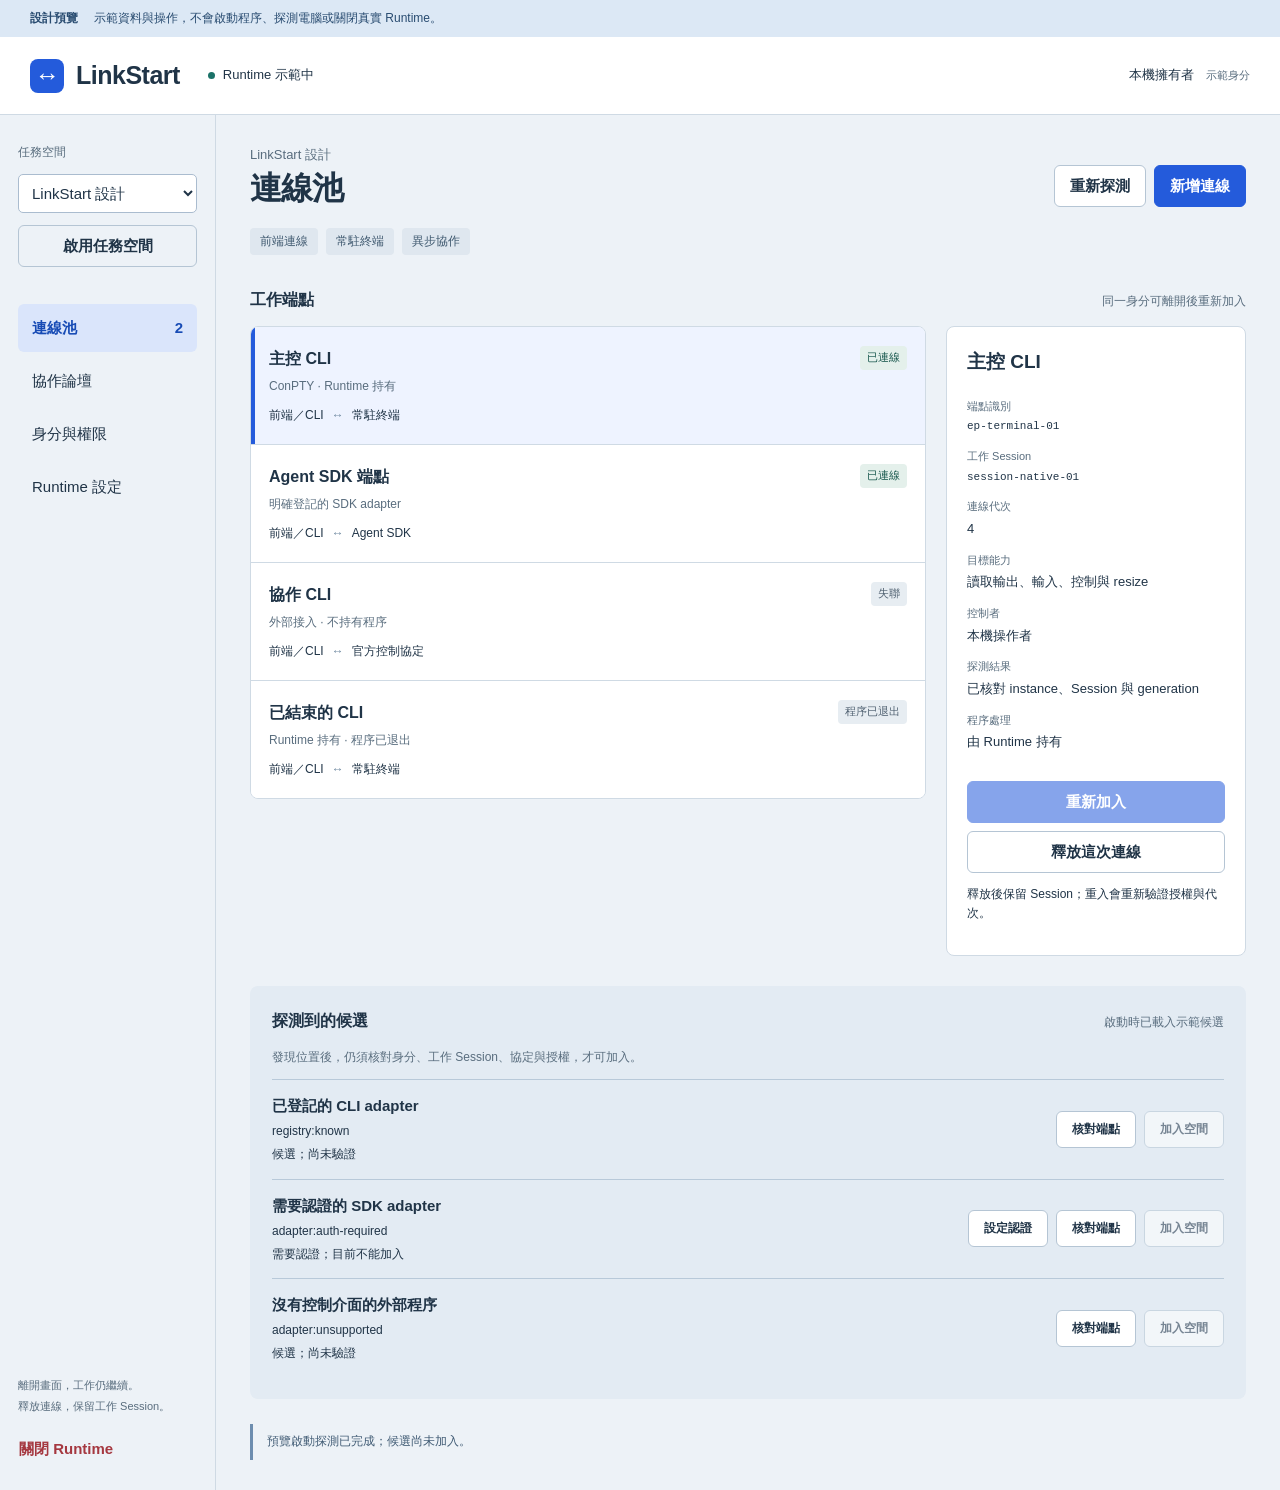
<file: web/runtime-console/index.html>
<!doctype html>
<html lang="zh-Hant">
<head>
  <meta charset="utf-8"><meta name="viewport" content="width=device-width, initial-scale=1">
  <title>LinkStart — Runtime 連線管理預覽</title>
  <link rel="stylesheet" href="console.css"><script src="forum.js" defer></script><script src="console.js" defer></script>
</head>
<body>
  <div class="preview"><strong>設計預覽</strong><span>示範資料與操作，不會啟動程序、探測電腦或關閉真實 Runtime。</span></div>
  <header class="topbar"><a class="brand" href="#pool"><span class="brand-mark" aria-hidden="true">↔</span> LinkStart</a><div class="runtime-state"><span class="dot"></span><span id="runtimeState">Runtime 示範中</span></div><span class="owner">本機擁有者 <small>示範身分</small></span></header>
  <div class="shell">
    <aside class="rail">
      <label for="spaceSelect">任務空間</label><select id="spaceSelect"></select>
      <button id="activateSpace" class="quiet">啟用任務空間</button>
      <nav aria-label="管理頁面">
        <button data-view="pool" aria-current="page">連線池 <span id="poolCount"></span></button>
        <button data-view="board">協作論壇</button><button data-view="members">身分與權限</button><button data-view="settings">Runtime 設定</button>
      </nav>
      <div class="rail-bottom"><p>離開畫面，工作仍繼續。<br>釋放連線，保留工作 Session。</p><button id="shutdown" class="danger-link">關閉 Runtime</button></div>
    </aside>
    <main id="main">
      <div class="page-heading"><div><p id="spaceSubtitle">任務空間</p><h1 id="pageTitle">連線池</h1></div><div id="poolActions" class="actions"><button id="discover">重新探測</button><button id="newEndpoint" class="primary">新增連線</button></div></div>
      <div id="modes" class="mode-strip" aria-label="已啟用模式"></div>
      <section id="view-pool" class="view">
        <div class="section-label"><h2>工作端點</h2><span>同一身分可離開後重新加入</span></div>
        <div class="pool-layout"><div id="connections" class="connection-list"></div><section id="inspector" class="inspector" aria-label="連線詳細資料"></section></div>
        <section class="discovery"><div class="section-label"><h2>探測到的候選</h2><span id="discoveryTime">尚未探測</span></div><p class="muted">發現位置後，仍須核對身分、工作 Session、協定與授權，才可加入。</p><div id="candidates"></div></section>
      </section>
      <section id="view-board" class="view" hidden>
        <div class="section-label"><h2 id="forumSpace">空間協作論壇</h2><button id="newTopic" class="primary">建立帖子</button></div>
        <p class="muted">Agent 留下計畫、認領、問題與成果；人隨時查看。離線不會刪除帖子，收件不代表已讀或完成。</p>
        <div class="forum-preview"><label for="forumActor">論壇／角色頁示範身分（非登入）</label><select id="forumActor"></select><span id="forumRole"></span><small>僅模擬這兩頁的角色；連線與全域設定仍以本機 owner 預覽。</small></div>
        <div class="forum-tabs"><button id="forumTopics" aria-pressed="true">全部主題</button><button id="forumActivity" aria-pressed="false">全部留言動態</button><button id="forumMonitor" aria-pressed="false">工作觀察</button></div>
        <div class="forum-layout"><aside id="topicList" aria-label="此空間的帖子"></aside><div>
        <section id="workMonitor" hidden></section><section id="activityList" class="posts" aria-label="此空間全部留言" hidden></section>
        <section id="topicDetail"><div class="topic-intro"><h2 id="topicHeading" tabindex="-1"></h2><p id="topicMeta"></p><p id="topicAuthor" class="muted"></p><p id="topicBody"></p><button id="refreshTopic">重新檢視</button></div><div id="posts" class="posts"></div>
        <form id="postForm" class="compose"><label for="postAction">這次操作</label><select id="postAction"></select><label for="artifactRef">提交審查的成果版本／commit（僅送審時必填）</label><input id="artifactRef" maxlength="240" placeholder="例如 commit SHA 或交付物版本，不會自動驗證內容"><label for="postText">留言／處理計畫／成果證據</label><textarea id="postText" required maxlength="2000" placeholder="說明你準備怎麼做，或留下交付物與驗證紀錄"></textarea><small id="postPermission"></small><button id="submitPost" class="primary">提交留言與操作</button></form>
        <button id="simulateClaim" class="conflict-demo">示範衝突：其他 Agent 先認領</button></section></div></div>
      </section>
      <section id="view-members" class="view" hidden><div class="section-label"><h2>空間成員</h2><span>名稱不等於認證；角色只作用於此空間</span></div><div id="members" class="members"></div><p class="muted">角色可兼任；主控可任命其他主控，也可無主控、保留人類管理員。角色與 Endpoint 操作授權分開；只有本機 owner 可關閉 Runtime。切換論壇示範身分，可查看不同角色的編輯權限。heartbeat 逾時代表失聯，不代表身分已刪除或程序死亡。</p></section>
      <section id="view-settings" class="view settings" hidden>
        <form id="settingsForm"><h2>探測與重新加入</h2><label class="check"><input id="autoDiscover" type="checkbox" checked>啟動時自動探測已知來源</label><p class="muted">來源僅限已註冊 adapter、Runtime registry 與你明確加入的位置；不掃描所有程序或任意埠。</p><label class="check"><input id="autoJoin" type="checkbox">自動加入已授權且儲存的端點</label><p class="muted">開啟後仍需驗證 credential、Session 與端點 generation。未授權候選不會自動加入。</p>
        <h2>已授權來源</h2><p class="muted">每個來源分開指定是否允許探測，以及自動加入的目的空間與身分。位置與 credential slot 都是非秘密索引，不在此輸入密鑰。</p><div id="sourceList"></div><button id="addSource" type="button">新增明確來源</button>
        <h2>連線與輸出保留</h2><div class="setting-grid"><label>Heartbeat 間隔（秒）<input id="heartbeat" type="number" min="1" max="300" value="10" required></label><label>重連間隔上限（秒）<input id="backoff" type="number" min="1" max="300" value="30" required></label><label>輸出保留上限（KiB）<input id="history" type="number" min="64" max="65536" value="1024" required></label></div><p class="muted">上述數值為預覽值，尚未經 idle pilot 校準。超出保留範圍須顯示輸出缺口，不假裝完整重播。</p><p class="setting-impact">本預覽僅在此頁暫存設定，不會寫入 Runtime。正式版本的探測與來源變更下次探測套用；移除來源不會停止現有 Session。連線參數在新建／重連時套用，既有 Session 不被終止。</p><button class="primary" id="saveSettings">儲存預覽設定</button></form>
      </section>
      <div id="notice" class="notice" role="status" aria-live="polite">所有連線與狀態均為示範。</div>
    </main>
  </div>
  <dialog id="dialog" aria-labelledby="dialogTitle"><form id="dialogForm"><div class="dialog-top"><h2 id="dialogTitle"></h2><button type="button" id="closeDialog" aria-label="關閉對話框">×</button></div><div id="dialogBody"></div><div id="dialogActions" class="dialog-actions"></div></form></dialog>
</body>
</html>
</file>
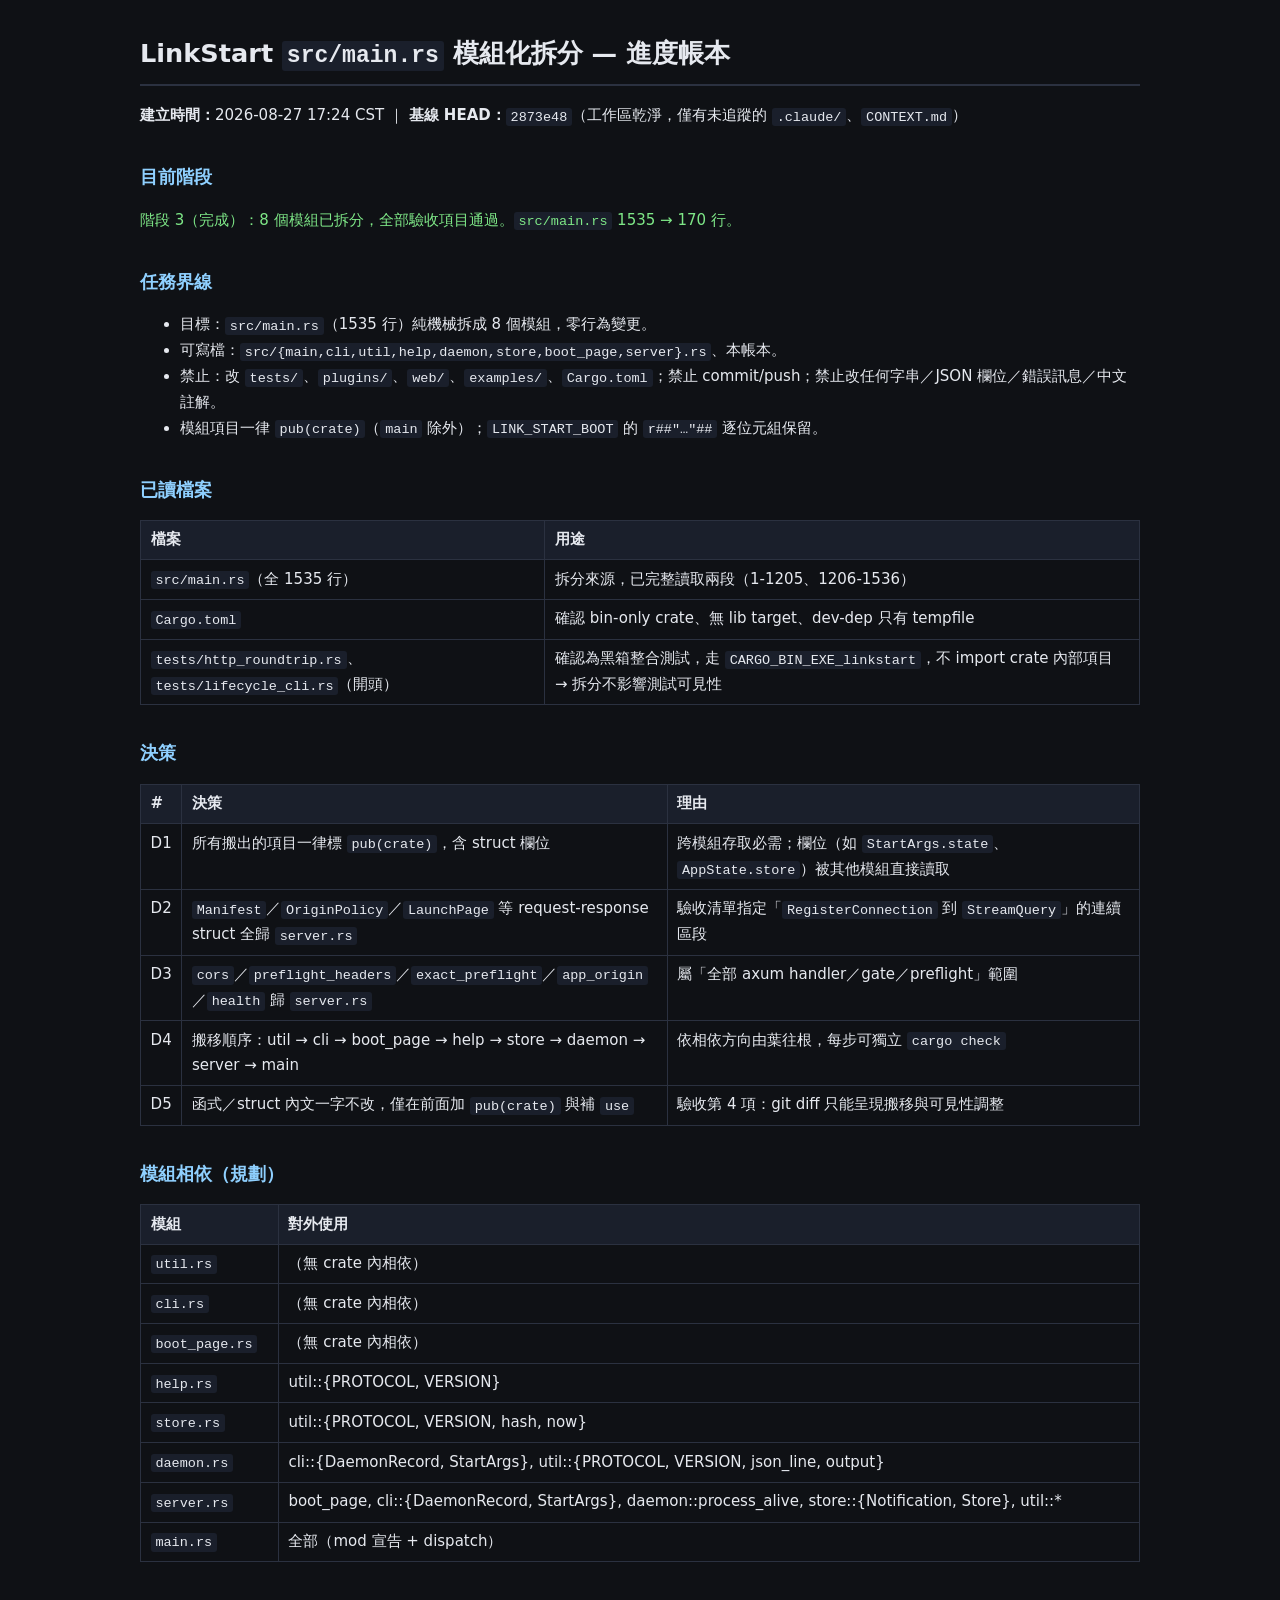
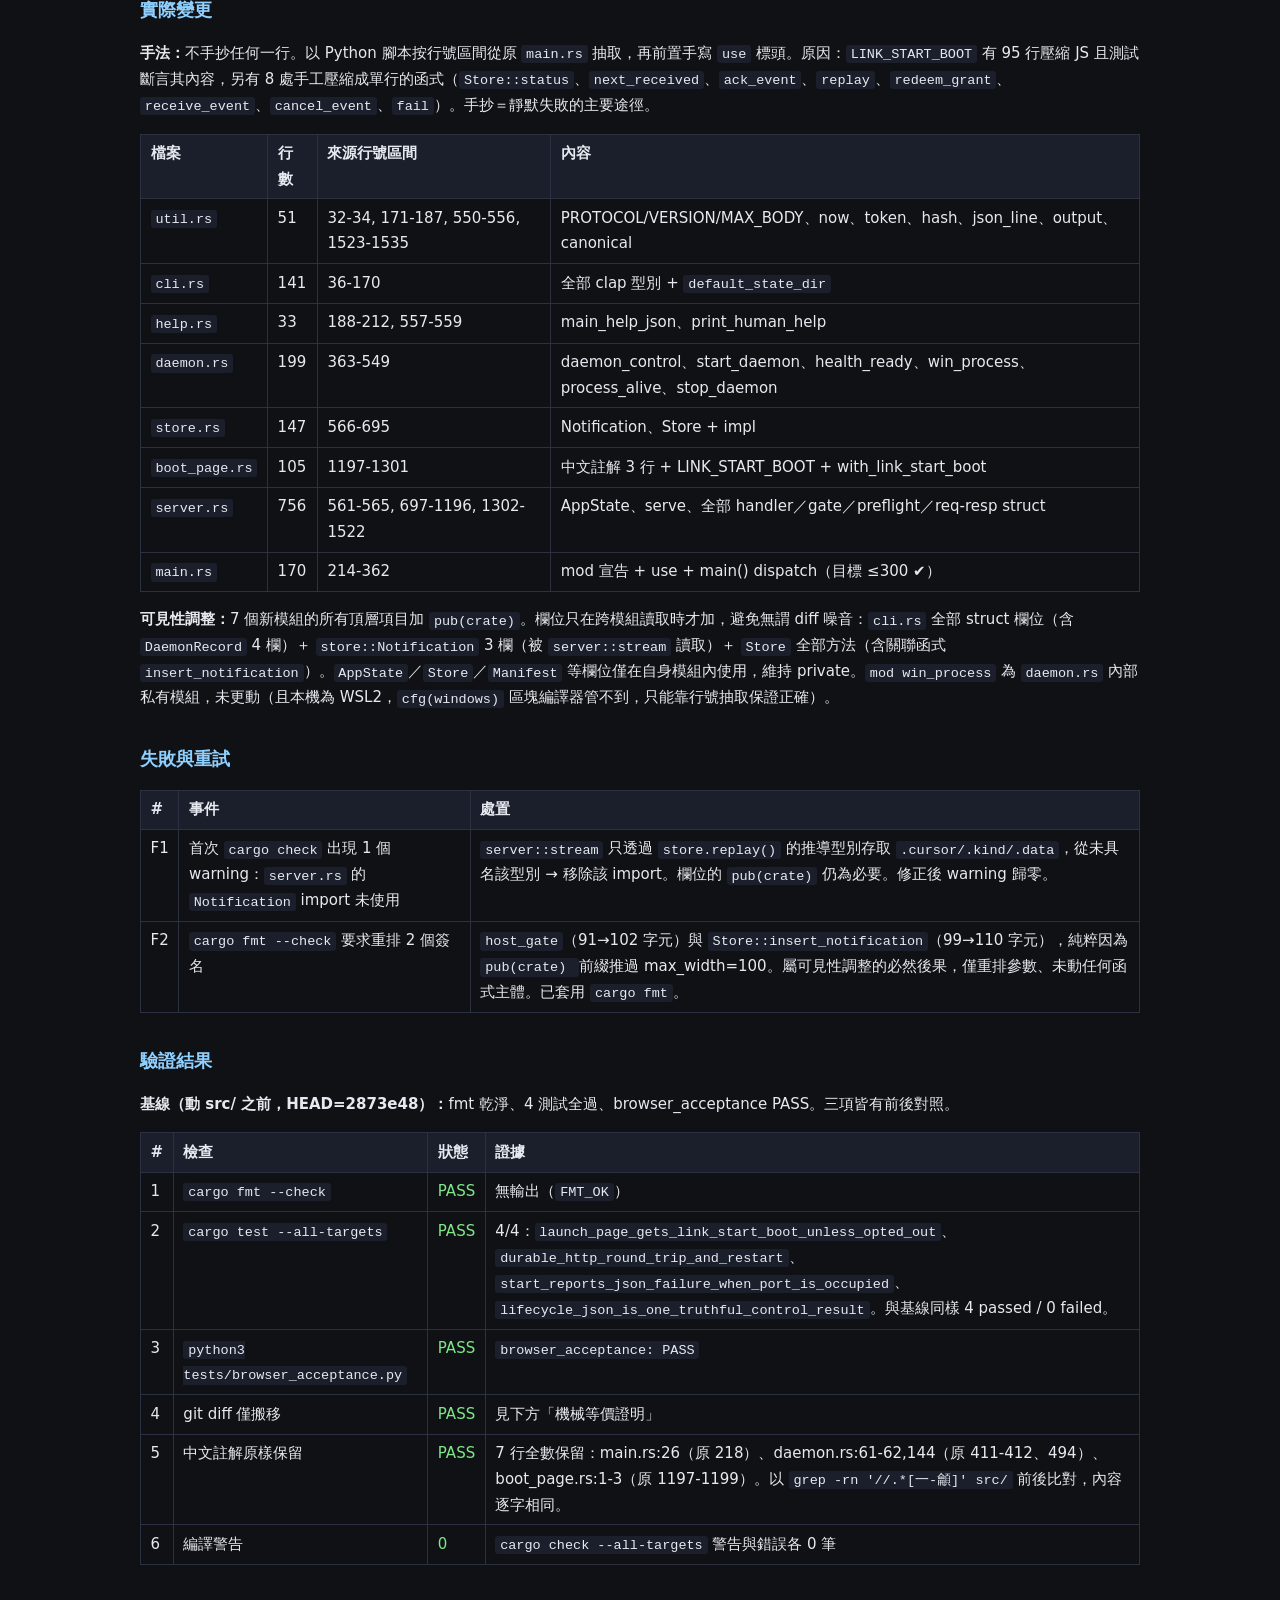
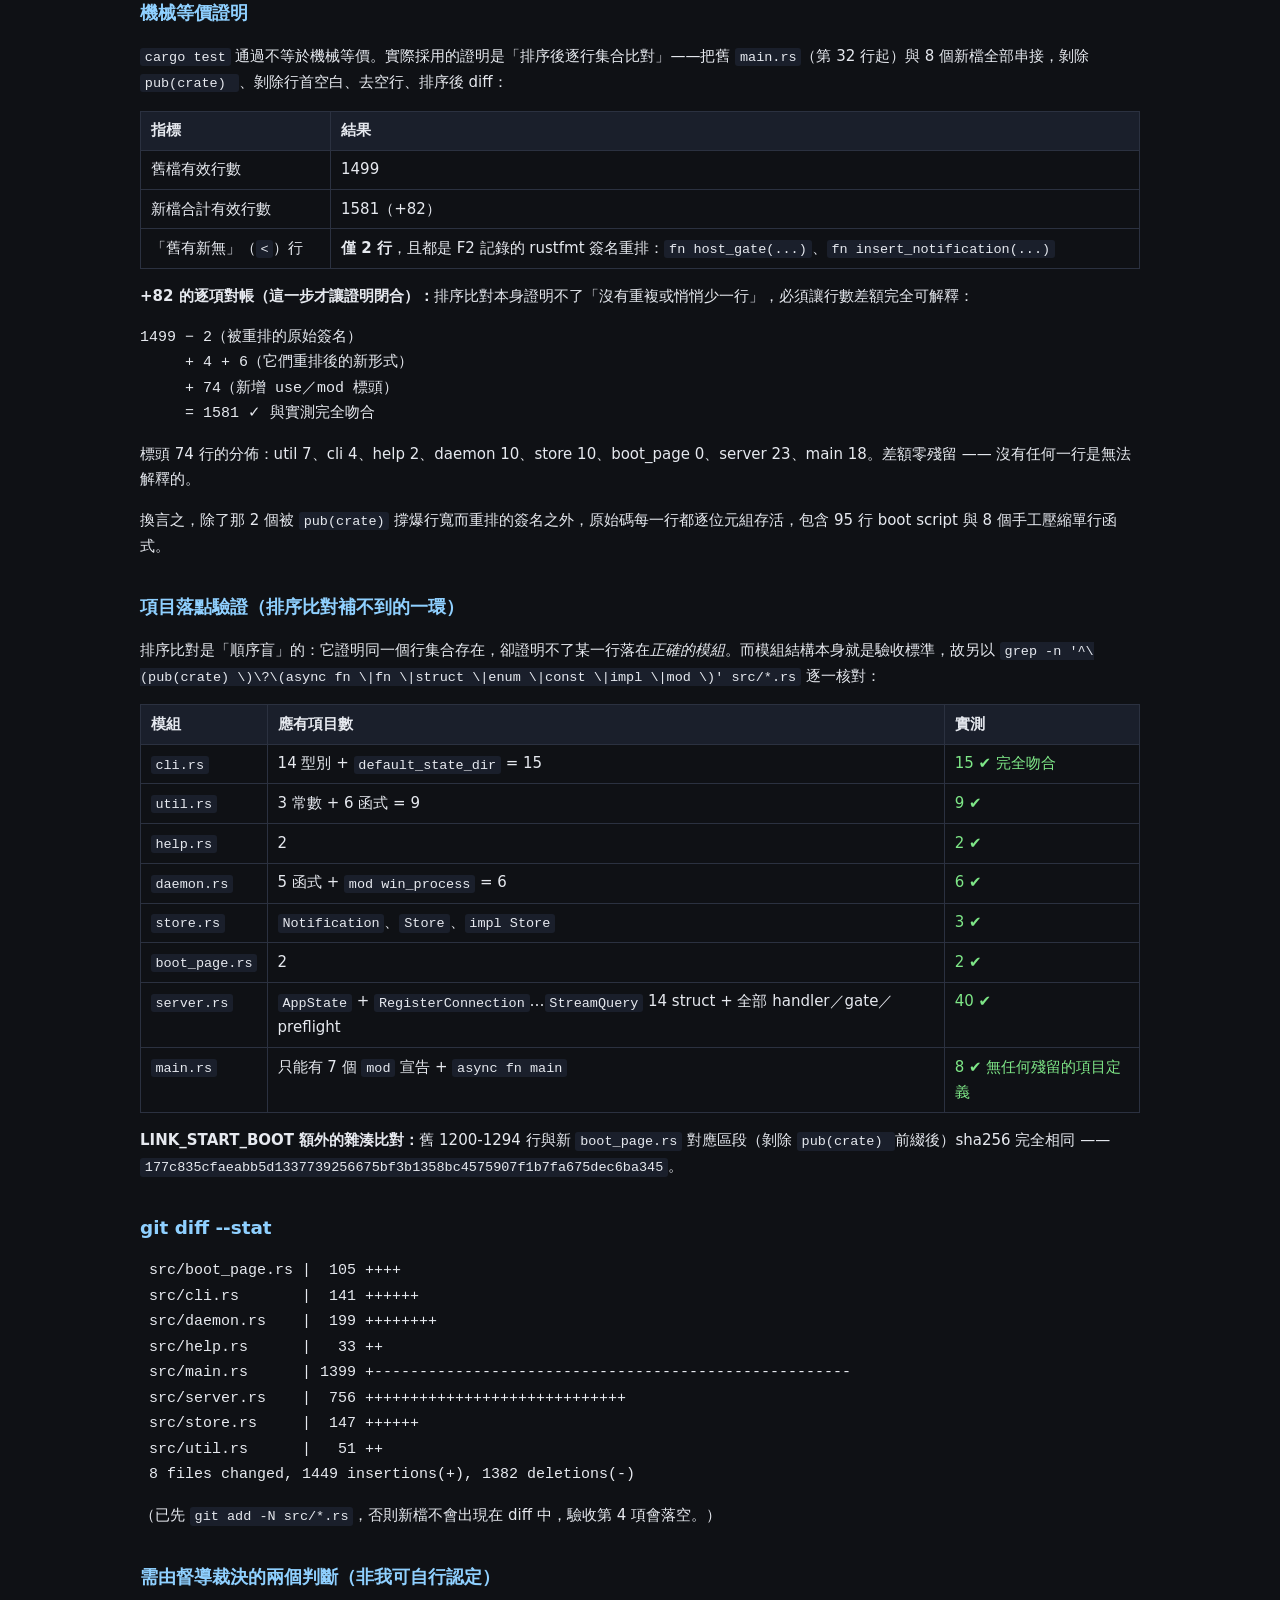
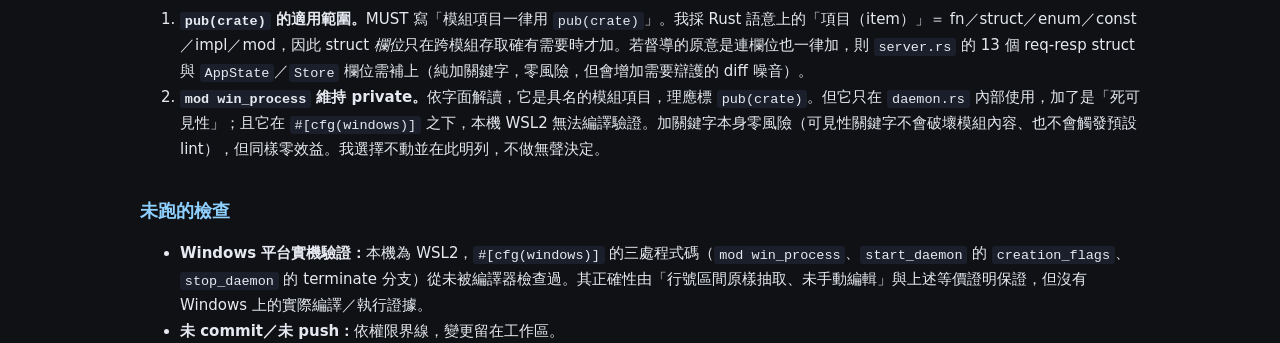
<file: .codex/impl.html>
<!doctype html>
<html lang="zh-Hant">
<head>
<meta charset="utf-8">
<title>LinkStart main.rs 模組化拆分 — 進度帳本</title>
<style>
body{font:15px/1.7 "Segoe UI",system-ui,sans-serif;max-width:1000px;margin:2rem auto;padding:0 1.5rem;background:#0f1115;color:#e6e9ef}
h1{font-size:1.6rem;border-bottom:2px solid #2b3140;padding-bottom:.5rem}
h2{font-size:1.15rem;margin-top:2rem;color:#8fd0ff}
table{border-collapse:collapse;width:100%;margin:.6rem 0}
th,td{border:1px solid #2b3140;padding:.4rem .6rem;text-align:left;vertical-align:top}
th{background:#1a1f2b}
code{background:#1a1f2b;padding:.1rem .3rem;border-radius:3px;font-size:.9em}
.ok{color:#7ee787}.pend{color:#d29922}.fail{color:#ff7b72}
ul{margin:.4rem 0}
</style>
</head>
<body>
<h1>LinkStart <code>src/main.rs</code> 模組化拆分 — 進度帳本</h1>
<p><strong>建立時間：</strong>2026-08-27 17:24 CST ｜ <strong>基線 HEAD：</strong><code>2873e48</code>（工作區乾淨，僅有未追蹤的 <code>.claude/</code>、<code>CONTEXT.md</code>）</p>

<h2>目前階段</h2>
<p class="ok">階段 3（完成）：8 個模組已拆分，全部驗收項目通過。<code>src/main.rs</code> 1535 → 170 行。</p>

<h2>任務界線</h2>
<ul>
<li>目標：<code>src/main.rs</code>（1535 行）純機械拆成 8 個模組，零行為變更。</li>
<li>可寫檔：<code>src/{main,cli,util,help,daemon,store,boot_page,server}.rs</code>、本帳本。</li>
<li>禁止：改 <code>tests/</code>、<code>plugins/</code>、<code>web/</code>、<code>examples/</code>、<code>Cargo.toml</code>；禁止 commit/push；禁止改任何字串／JSON 欄位／錯誤訊息／中文註解。</li>
<li>模組項目一律 <code>pub(crate)</code>（<code>main</code> 除外）；<code>LINK_START_BOOT</code> 的 <code>r##"…"##</code> 逐位元組保留。</li>
</ul>

<h2>已讀檔案</h2>
<table>
<tr><th>檔案</th><th>用途</th></tr>
<tr><td><code>src/main.rs</code>（全 1535 行）</td><td>拆分來源，已完整讀取兩段（1-1205、1206-1536）</td></tr>
<tr><td><code>Cargo.toml</code></td><td>確認 bin-only crate、無 lib target、dev-dep 只有 tempfile</td></tr>
<tr><td><code>tests/http_roundtrip.rs</code>、<code>tests/lifecycle_cli.rs</code>（開頭）</td><td>確認為黑箱整合測試，走 <code>CARGO_BIN_EXE_linkstart</code>，不 import crate 內部項目 → 拆分不影響測試可見性</td></tr>
</table>

<h2>決策</h2>
<table>
<tr><th>#</th><th>決策</th><th>理由</th></tr>
<tr><td>D1</td><td>所有搬出的項目一律標 <code>pub(crate)</code>，含 struct 欄位</td><td>跨模組存取必需；欄位（如 <code>StartArgs.state</code>、<code>AppState.store</code>）被其他模組直接讀取</td></tr>
<tr><td>D2</td><td><code>Manifest</code>／<code>OriginPolicy</code>／<code>LaunchPage</code> 等 request-response struct 全歸 <code>server.rs</code></td><td>驗收清單指定「<code>RegisterConnection</code> 到 <code>StreamQuery</code>」的連續區段</td></tr>
<tr><td>D3</td><td><code>cors</code>／<code>preflight_headers</code>／<code>exact_preflight</code>／<code>app_origin</code>／<code>health</code> 歸 <code>server.rs</code></td><td>屬「全部 axum handler／gate／preflight」範圍</td></tr>
<tr><td>D4</td><td>搬移順序：util → cli → boot_page → help → store → daemon → server → main</td><td>依相依方向由葉往根，每步可獨立 <code>cargo check</code></td></tr>
<tr><td>D5</td><td>函式／struct 內文一字不改，僅在前面加 <code>pub(crate)</code> 與補 <code>use</code></td><td>驗收第 4 項：git diff 只能呈現搬移與可見性調整</td></tr>
</table>

<h2>模組相依（規劃）</h2>
<table>
<tr><th>模組</th><th>對外使用</th></tr>
<tr><td><code>util.rs</code></td><td>（無 crate 內相依）</td></tr>
<tr><td><code>cli.rs</code></td><td>（無 crate 內相依）</td></tr>
<tr><td><code>boot_page.rs</code></td><td>（無 crate 內相依）</td></tr>
<tr><td><code>help.rs</code></td><td>util::{PROTOCOL, VERSION}</td></tr>
<tr><td><code>store.rs</code></td><td>util::{PROTOCOL, VERSION, hash, now}</td></tr>
<tr><td><code>daemon.rs</code></td><td>cli::{DaemonRecord, StartArgs}, util::{PROTOCOL, VERSION, json_line, output}</td></tr>
<tr><td><code>server.rs</code></td><td>boot_page, cli::{DaemonRecord, StartArgs}, daemon::process_alive, store::{Notification, Store}, util::*</td></tr>
<tr><td><code>main.rs</code></td><td>全部（mod 宣告 + dispatch）</td></tr>
</table>

<h2>實際變更</h2>
<p><strong>手法：</strong>不手抄任何一行。以 Python 腳本按行號區間從原 <code>main.rs</code> 抽取，再前置手寫 <code>use</code> 標頭。原因：<code>LINK_START_BOOT</code> 有 95 行壓縮 JS 且測試斷言其內容，另有 8 處手工壓縮成單行的函式（<code>Store::status</code>、<code>next_received</code>、<code>ack_event</code>、<code>replay</code>、<code>redeem_grant</code>、<code>receive_event</code>、<code>cancel_event</code>、<code>fail</code>）。手抄＝靜默失敗的主要途徑。</p>
<table>
<tr><th>檔案</th><th>行數</th><th>來源行號區間</th><th>內容</th></tr>
<tr><td><code>util.rs</code></td><td>51</td><td>32-34, 171-187, 550-556, 1523-1535</td><td>PROTOCOL/VERSION/MAX_BODY、now、token、hash、json_line、output、canonical</td></tr>
<tr><td><code>cli.rs</code></td><td>141</td><td>36-170</td><td>全部 clap 型別 + <code>default_state_dir</code></td></tr>
<tr><td><code>help.rs</code></td><td>33</td><td>188-212, 557-559</td><td>main_help_json、print_human_help</td></tr>
<tr><td><code>daemon.rs</code></td><td>199</td><td>363-549</td><td>daemon_control、start_daemon、health_ready、win_process、process_alive、stop_daemon</td></tr>
<tr><td><code>store.rs</code></td><td>147</td><td>566-695</td><td>Notification、Store + impl</td></tr>
<tr><td><code>boot_page.rs</code></td><td>105</td><td>1197-1301</td><td>中文註解 3 行 + LINK_START_BOOT + with_link_start_boot</td></tr>
<tr><td><code>server.rs</code></td><td>756</td><td>561-565, 697-1196, 1302-1522</td><td>AppState、serve、全部 handler／gate／preflight／req-resp struct</td></tr>
<tr><td><code>main.rs</code></td><td>170</td><td>214-362</td><td>mod 宣告 + use + main() dispatch（目標 ≤300 ✔）</td></tr>
</table>
<p><strong>可見性調整：</strong>7 個新模組的所有頂層項目加 <code>pub(crate)</code>。欄位只在跨模組讀取時才加，避免無謂 diff 噪音：<code>cli.rs</code> 全部 struct 欄位（含 <code>DaemonRecord</code> 4 欄）＋ <code>store::Notification</code> 3 欄（被 <code>server::stream</code> 讀取）＋ <code>Store</code> 全部方法（含關聯函式 <code>insert_notification</code>）。<code>AppState</code>／<code>Store</code>／<code>Manifest</code> 等欄位僅在自身模組內使用，維持 private。<code>mod win_process</code> 為 <code>daemon.rs</code> 內部私有模組，未更動（且本機為 WSL2，<code>cfg(windows)</code> 區塊編譯器管不到，只能靠行號抽取保證正確）。</p>

<h2>失敗與重試</h2>
<table>
<tr><th>#</th><th>事件</th><th>處置</th></tr>
<tr><td>F1</td><td>首次 <code>cargo check</code> 出現 1 個 warning：<code>server.rs</code> 的 <code>Notification</code> import 未使用</td><td><code>server::stream</code> 只透過 <code>store.replay()</code> 的推導型別存取 <code>.cursor/.kind/.data</code>，從未具名該型別 → 移除該 import。欄位的 <code>pub(crate)</code> 仍為必要。修正後 warning 歸零。</td></tr>
<tr><td>F2</td><td><code>cargo fmt --check</code> 要求重排 2 個簽名</td><td><code>host_gate</code>（91→102 字元）與 <code>Store::insert_notification</code>（99→110 字元），純粹因為 <code>pub(crate) </code> 前綴推過 max_width=100。屬可見性調整的必然後果，僅重排參數、未動任何函式主體。已套用 <code>cargo fmt</code>。</td></tr>
</table>

<h2>驗證結果</h2>
<p><strong>基線（動 src/ 之前，HEAD=2873e48）：</strong>fmt 乾淨、4 測試全過、browser_acceptance PASS。三項皆有前後對照。</p>
<table>
<tr><th>#</th><th>檢查</th><th>狀態</th><th>證據</th></tr>
<tr><td>1</td><td><code>cargo fmt --check</code></td><td class="ok">PASS</td><td>無輸出（<code>FMT_OK</code>）</td></tr>
<tr><td>2</td><td><code>cargo test --all-targets</code></td><td class="ok">PASS</td><td>4/4：<code>launch_page_gets_link_start_boot_unless_opted_out</code>、<code>durable_http_round_trip_and_restart</code>、<code>start_reports_json_failure_when_port_is_occupied</code>、<code>lifecycle_json_is_one_truthful_control_result</code>。與基線同樣 4 passed / 0 failed。</td></tr>
<tr><td>3</td><td><code>python3 tests/browser_acceptance.py</code></td><td class="ok">PASS</td><td><code>browser_acceptance: PASS</code></td></tr>
<tr><td>4</td><td>git diff 僅搬移</td><td class="ok">PASS</td><td>見下方「機械等價證明」</td></tr>
<tr><td>5</td><td>中文註解原樣保留</td><td class="ok">PASS</td><td>7 行全數保留：main.rs:26（原 218）、daemon.rs:61-62,144（原 411-412、494）、boot_page.rs:1-3（原 1197-1199）。以 <code>grep -rn '//.*[一-龥]' src/</code> 前後比對，內容逐字相同。</td></tr>
<tr><td>6</td><td>編譯警告</td><td class="ok">0</td><td><code>cargo check --all-targets</code> 警告與錯誤各 0 筆</td></tr>
</table>

<h2>機械等價證明</h2>
<p><code>cargo test</code> 通過不等於機械等價。實際採用的證明是「排序後逐行集合比對」——把舊 <code>main.rs</code>（第 32 行起）與 8 個新檔全部串接，剝除 <code>pub(crate) </code>、剝除行首空白、去空行、排序後 diff：</p>
<table>
<tr><th>指標</th><th>結果</th></tr>
<tr><td>舊檔有效行數</td><td>1499</td></tr>
<tr><td>新檔合計有效行數</td><td>1581（+82）</td></tr>
<tr><td>「舊有新無」（<code>&lt;</code>）行</td><td><strong>僅 2 行</strong>，且都是 F2 記錄的 rustfmt 簽名重排：<code>fn host_gate(...)</code>、<code>fn insert_notification(...)</code></td></tr>
</table>
<p><strong>+82 的逐項對帳（這一步才讓證明閉合）：</strong>排序比對本身證明不了「沒有重複或悄悄少一行」，必須讓行數差額完全可解釋：</p>
<pre>1499 − 2（被重排的原始簽名）
     + 4 + 6（它們重排後的新形式）
     + 74（新增 use／mod 標頭）
     = 1581 ✓ 與實測完全吻合</pre>
<p>標頭 74 行的分佈：util 7、cli 4、help 2、daemon 10、store 10、boot_page 0、server 23、main 18。差額零殘留 —— 沒有任何一行是無法解釋的。</p>
<p>換言之，除了那 2 個被 <code>pub(crate)</code> 撐爆行寬而重排的簽名之外，原始碼每一行都逐位元組存活，包含 95 行 boot script 與 8 個手工壓縮單行函式。</p>

<h2>項目落點驗證（排序比對補不到的一環）</h2>
<p>排序比對是「順序盲」的：它證明同一個行集合存在，卻證明不了某一行落在<em>正確的模組</em>。而模組結構本身就是驗收標準，故另以 <code>grep -n '^\(pub(crate) \)\?\(async fn \|fn \|struct \|enum \|const \|impl \|mod \)' src/*.rs</code> 逐一核對：</p>
<table>
<tr><th>模組</th><th>應有項目數</th><th>實測</th></tr>
<tr><td><code>cli.rs</code></td><td>14 型別 + <code>default_state_dir</code> = 15</td><td class="ok">15 ✔ 完全吻合</td></tr>
<tr><td><code>util.rs</code></td><td>3 常數 + 6 函式 = 9</td><td class="ok">9 ✔</td></tr>
<tr><td><code>help.rs</code></td><td>2</td><td class="ok">2 ✔</td></tr>
<tr><td><code>daemon.rs</code></td><td>5 函式 + <code>mod win_process</code> = 6</td><td class="ok">6 ✔</td></tr>
<tr><td><code>store.rs</code></td><td><code>Notification</code>、<code>Store</code>、<code>impl Store</code></td><td class="ok">3 ✔</td></tr>
<tr><td><code>boot_page.rs</code></td><td>2</td><td class="ok">2 ✔</td></tr>
<tr><td><code>server.rs</code></td><td><code>AppState</code> + <code>RegisterConnection</code>…<code>StreamQuery</code> 14 struct + 全部 handler／gate／preflight</td><td class="ok">40 ✔</td></tr>
<tr><td><code>main.rs</code></td><td>只能有 7 個 <code>mod</code> 宣告 + <code>async fn main</code></td><td class="ok">8 ✔ 無任何殘留的項目定義</td></tr>
</table>
<p><strong>LINK_START_BOOT 額外的雜湊比對：</strong>舊 1200-1294 行與新 <code>boot_page.rs</code> 對應區段（剝除 <code>pub(crate) </code> 前綴後）sha256 完全相同 —— <code>177c835cfaeabb5d1337739256675bf3b1358bc4575907f1b7fa675dec6ba345</code>。</p>

<h2>git diff --stat</h2>
<pre> src/boot_page.rs |  105 ++++
 src/cli.rs       |  141 ++++++
 src/daemon.rs    |  199 ++++++++
 src/help.rs      |   33 ++
 src/main.rs      | 1399 +-----------------------------------------------------
 src/server.rs    |  756 +++++++++++++++++++++++++++++
 src/store.rs     |  147 ++++++
 src/util.rs      |   51 ++
 8 files changed, 1449 insertions(+), 1382 deletions(-)</pre>
<p>（已先 <code>git add -N src/*.rs</code>，否則新檔不會出現在 diff 中，驗收第 4 項會落空。）</p>

<h2>需由督導裁決的兩個判斷（非我可自行認定）</h2>
<ol>
<li><strong><code>pub(crate)</code> 的適用範圍。</strong>MUST 寫「模組項目一律用 <code>pub(crate)</code>」。我採 Rust 語意上的「項目（item）」＝ fn／struct／enum／const／impl／mod，因此 struct <em>欄位</em>只在跨模組存取確有需要時才加。若督導的原意是連欄位也一律加，則 <code>server.rs</code> 的 13 個 req-resp struct 與 <code>AppState</code>／<code>Store</code> 欄位需補上（純加關鍵字，零風險，但會增加需要辯護的 diff 噪音）。</li>
<li><strong><code>mod win_process</code> 維持 private。</strong>依字面解讀，它是具名的模組項目，理應標 <code>pub(crate)</code>。但它只在 <code>daemon.rs</code> 內部使用，加了是「死可見性」；且它在 <code>#[cfg(windows)]</code> 之下，本機 WSL2 無法編譯驗證。加關鍵字本身零風險（可見性關鍵字不會破壞模組內容、也不會觸發預設 lint），但同樣零效益。我選擇不動並在此明列，不做無聲決定。</li>
</ol>

<h2>未跑的檢查</h2>
<ul>
<li><strong>Windows 平台實機驗證：</strong>本機為 WSL2，<code>#[cfg(windows)]</code> 的三處程式碼（<code>mod win_process</code>、<code>start_daemon</code> 的 <code>creation_flags</code>、<code>stop_daemon</code> 的 terminate 分支）從未被編譯器檢查過。其正確性由「行號區間原樣抽取、未手動編輯」與上述等價證明保證，但沒有 Windows 上的實際編譯／執行證據。</li>
<li><strong>未 commit／未 push：</strong>依權限界線，變更留在工作區。</li>
</ul>
</body>
</html>
</file>
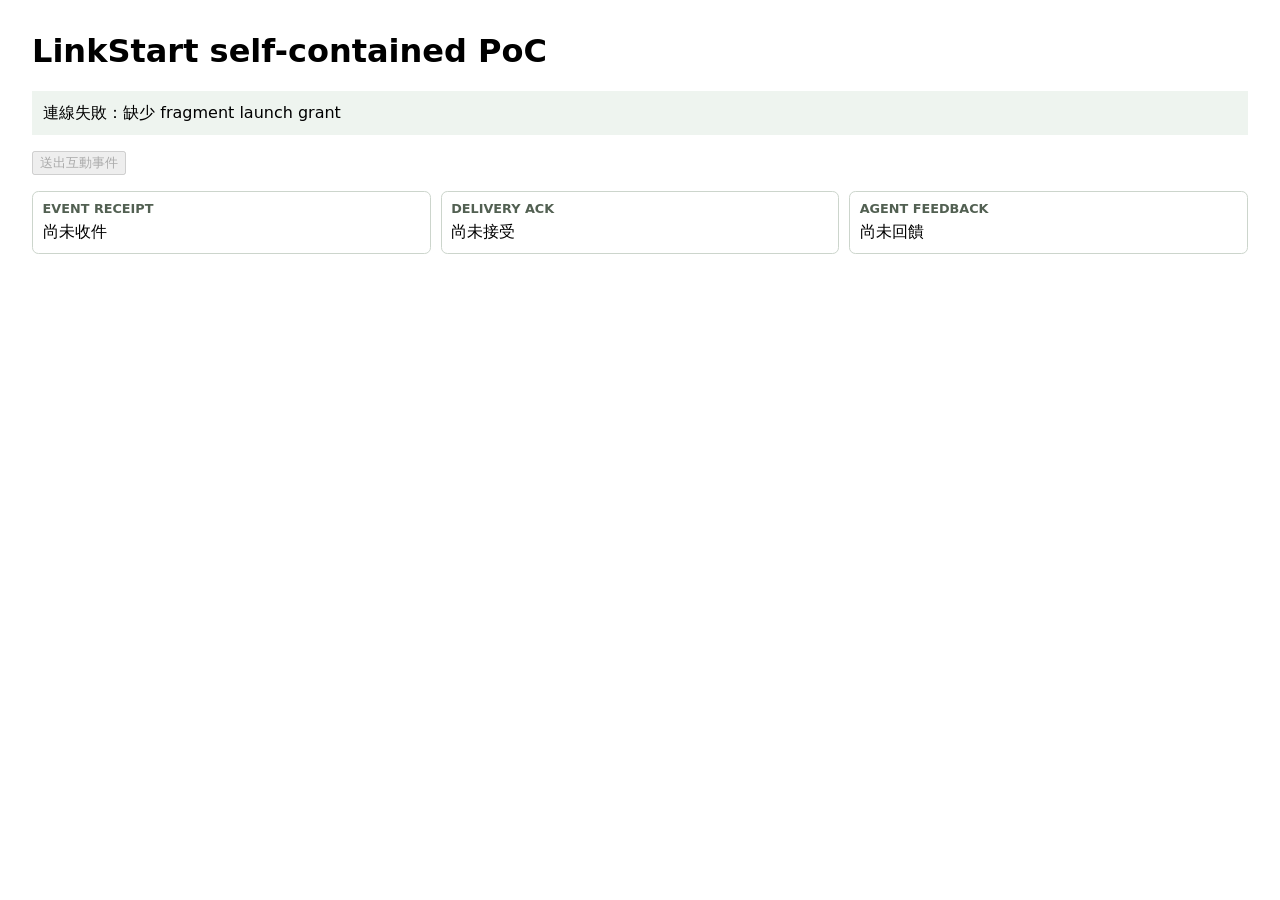
<file: examples/self-contained.html>
<!doctype html>
<html lang="zh-Hant">
<meta charset="utf-8">
<title>LinkStart self-contained PoC</title>
<style>
  body { font: 16px system-ui; margin: 2rem; }
  #state { padding: .7rem; background: #eef4ef; }
  .protocol { display: grid; grid-template-columns: repeat(3, minmax(10rem, 1fr)); gap: .6rem; margin: 1rem 0; }
  .protocol section { border: 1px solid #ccd5cc; border-radius: .4rem; padding: .6rem; }
  .protocol h2 { font-size: .8rem; text-transform: uppercase; margin: 0 0 .35rem; color: #526052; }
</style>
<h1>LinkStart self-contained PoC</h1>
<p id="state">正在兌換一次性 launch grant…</p>
<button id="send" disabled>送出互動事件</button>
<div class="protocol">
  <section><h2>Event Receipt</h2><div id="receipt">尚未收件</div></section>
  <section><h2>Delivery Ack</h2><div id="delivery-ack">尚未接受</div></section>
  <section><h2>Agent Feedback</h2><div id="feedback">尚未回饋</div></section>
</div>
<script type="module">
const fragment = new URLSearchParams(location.hash.slice(1));
const base = fragment.get("daemon");
const grant = fragment.get("grant");
const state = document.querySelector("#state");
const button = document.querySelector("#send");
const views = {
  receipt: document.querySelector("#receipt"),
  delivery_ack: document.querySelector("#delivery-ack"),
  feedback: document.querySelector("#feedback")
};
let instanceId, capability, cursor = 0, abort;
const show = (kind, text) => { if (views[kind]) views[kind].textContent = text; };
const call = async (path, body, extraHeaders = {}) => {
  const response = await fetch(base + path, {
    method: "POST",
    headers: {...extraHeaders, ...(body ? {"Content-Type": "application/json"} : {})},
    ...(body ? {body: JSON.stringify(body)} : {})
  });
  const result = await response.json();
  if (!response.ok || result.error) throw new Error(result.error || response.statusText);
  return result;
};
async function stream() {
  abort?.abort();
  abort = new AbortController();
  const response = await fetch(`${base}/v1/apps/${instanceId}/stream?cursor=${cursor}`, {
    headers: {Authorization: `Bearer ${capability}`}, signal: abort.signal
  });
  if (!response.ok) throw new Error("stream_auth_failed");
  const reader = response.body.pipeThrough(new TextDecoderStream()).getReader();
  let buffer = "";
  for (;;) {
    const {done, value} = await reader.read();
    if (done) return;
    buffer += value;
    let boundary;
    while ((boundary = buffer.indexOf("\n\n")) >= 0) {
      const raw = buffer.slice(0, boundary);
      buffer = buffer.slice(boundary + 2);
      cursor = Number((raw.match(/^id: (.+)$/m) || [])[1] || cursor);
      const kind = (raw.match(/^event: (.+)$/m) || [])[1];
      const data = (raw.match(/^data: (.+)$/m) || [])[1];
      if (kind && data) {
        const message = JSON.parse(data);
        show(kind, message.payload?.message || message.status || "received");
      }
    }
  }
}
try {
  if (!base || !grant) throw new Error("缺少 fragment launch grant");
  const connected = await call("/v1/launch-grants/redeem", null, {Authorization: `Bearer ${grant}`});
  history.replaceState(null, "", location.pathname);
  instanceId = connected.instanceId;
  capability = connected.capability;
  state.textContent = "App Instance 已連線；capability 僅在頁面記憶體。";
  button.disabled = false;
  stream().catch(error => state.textContent = `串流中斷：${error.message}`);
} catch (error) {
  state.textContent = `連線失敗：${error.message}`;
}
button.onclick = async () => {
  const result = await call(`/v1/apps/${instanceId}/events`, {
    eventId: `evt-${crypto.randomUUID()}`,
    payload: {message: "使用者互動"}
  }, {Authorization: `Bearer ${capability}`});
  show("receipt", result.status);
};
window.linkstartPoC = {
  disconnect: () => abort?.abort(),
  reconnect: stream,
  state: () => ({instanceId, cursor})
};
</script>
</html>
</file>
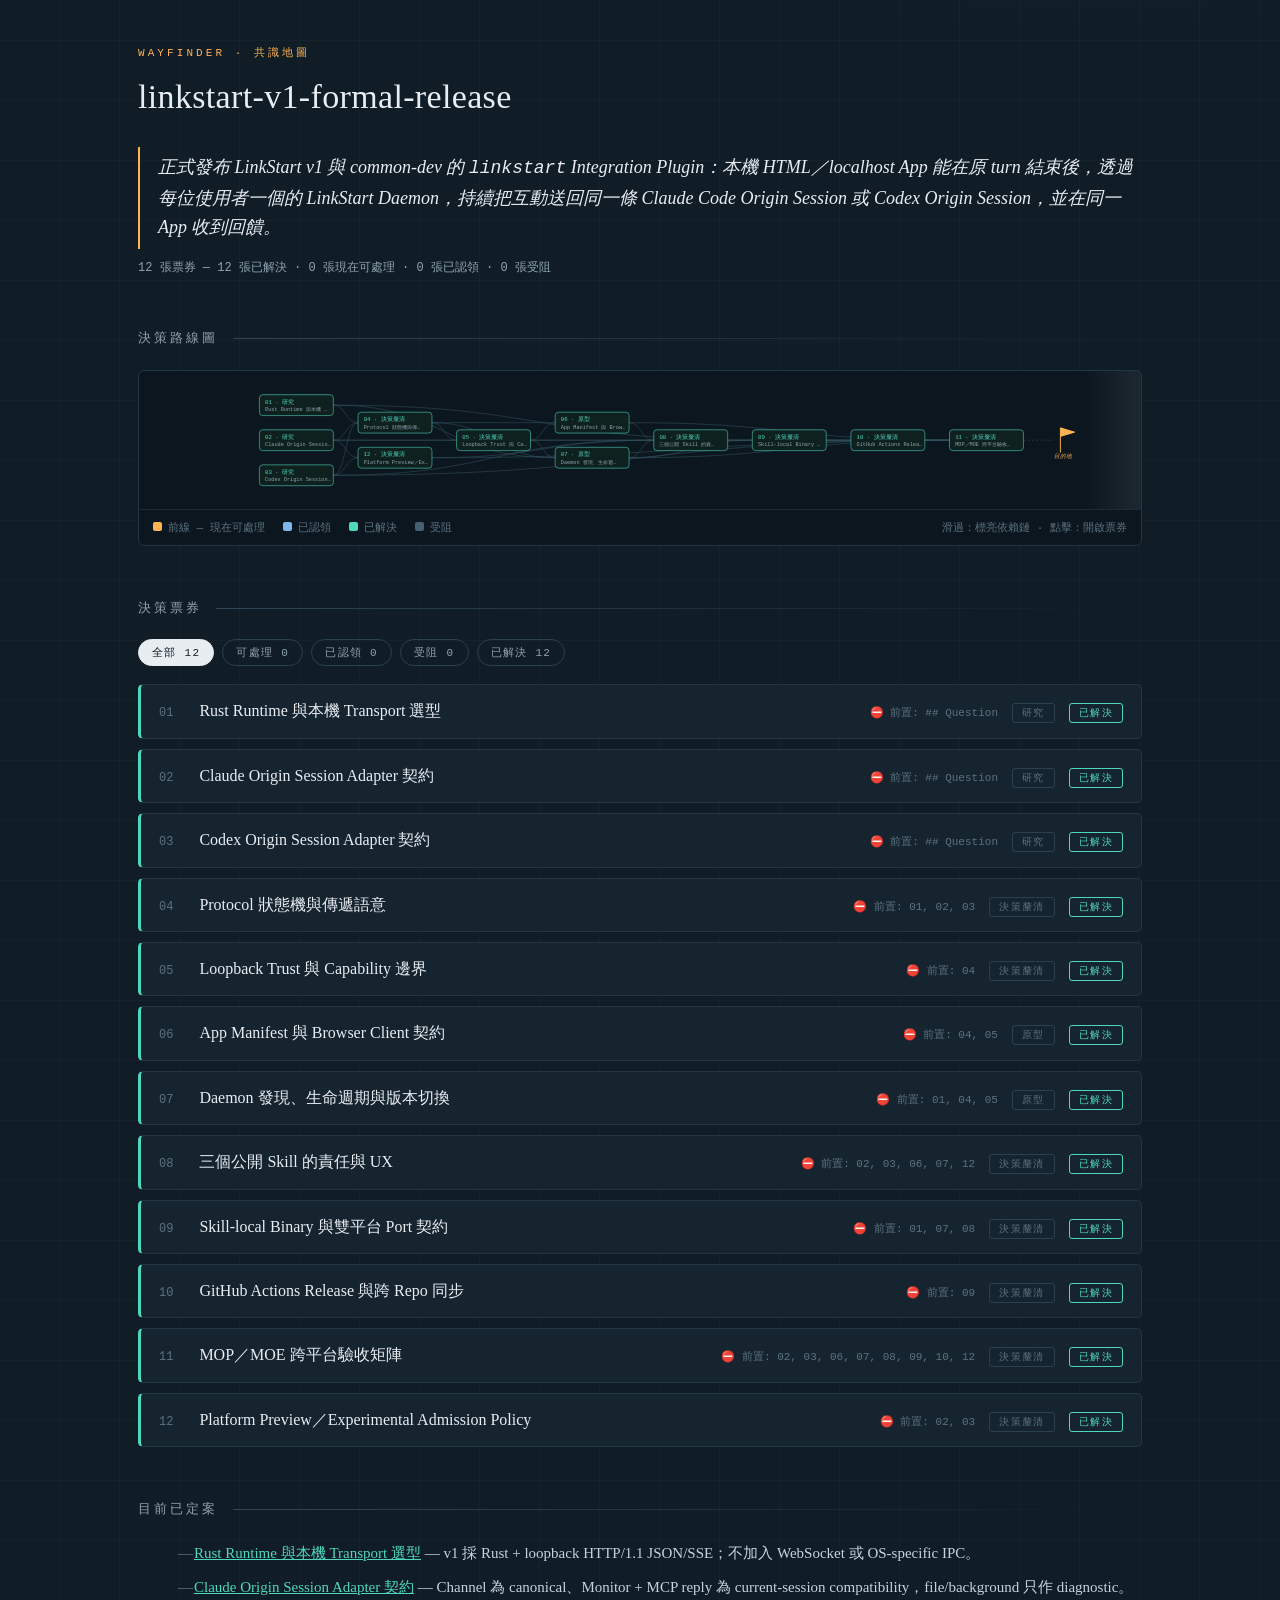
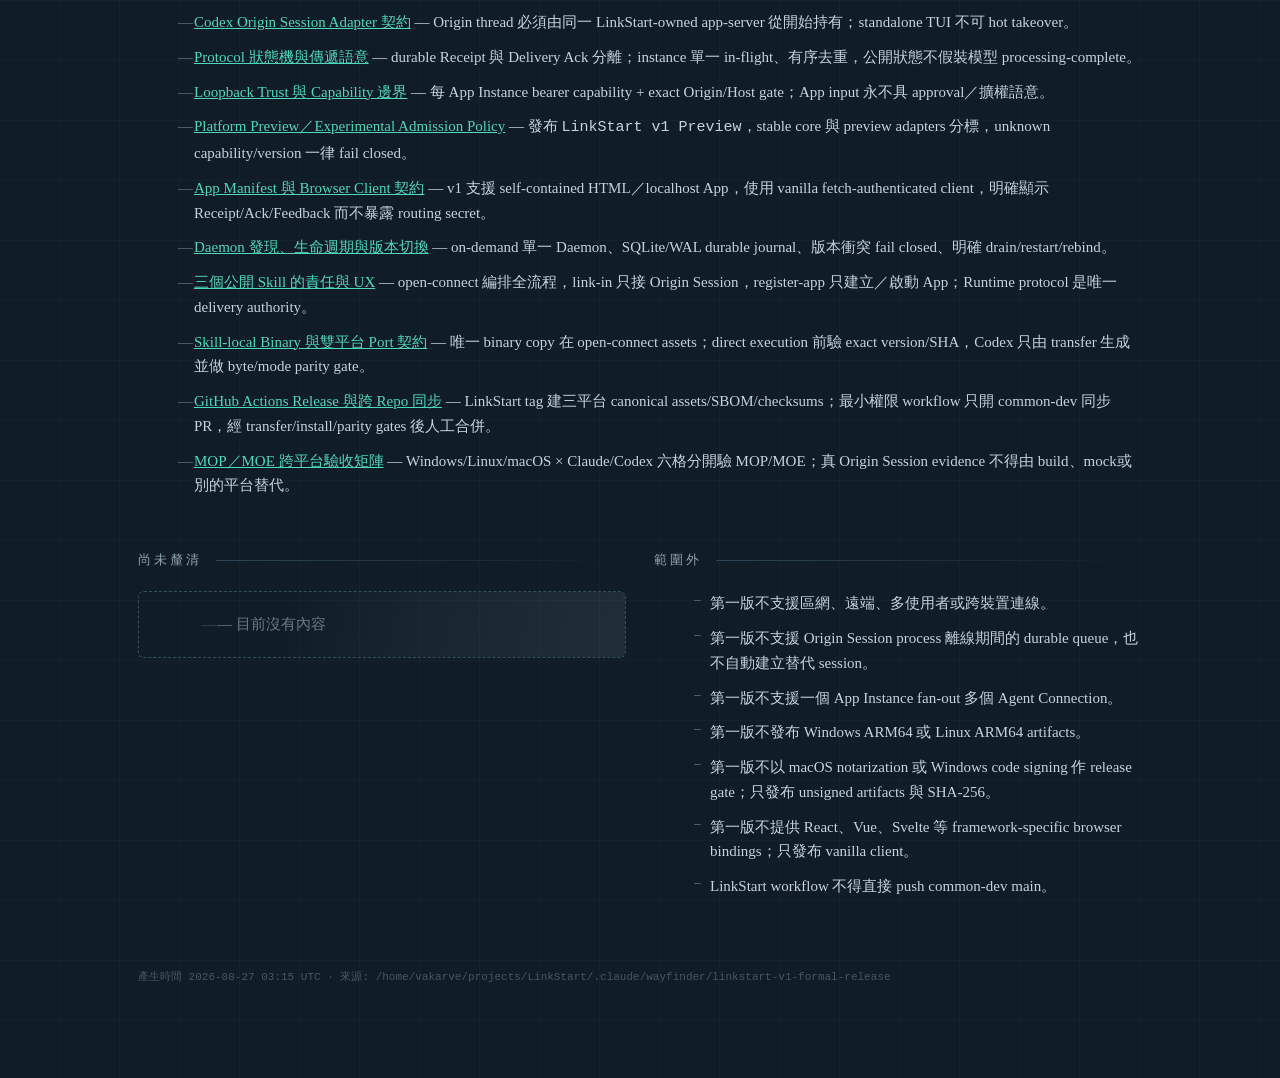
<file: .claude/wayfinder/linkstart-v1-formal-release/map.html>
<!doctype html>
<html lang="zh-Hant">
<head>
<meta charset="utf-8">
<meta name="viewport" content="width=device-width, initial-scale=1">
<title>Wayfinder 共識地圖</title>
<style>
  :root{
    --sea:#101C26; --panel:#17283420; --card:#16242F; --line:#24384633;
    --ink:#E8EDF2; --muted:#8FA3B0; --faint:#5C7280;
    --beacon:#FFB454; --charted:#4FD6BE; --claimed:#7FB8E8; --blocked:#46606F;
    --serif:Georgia,'Times New Roman',serif;
    --mono:ui-monospace,SFMono-Regular,Menlo,Consolas,monospace;
  }
  *{box-sizing:border-box;margin:0}
  html{scroll-behavior:smooth}
  @media (prefers-reduced-motion:reduce){html{scroll-behavior:auto}*{animation:none!important;transition:none!important}}
  body{
    background:var(--sea);color:var(--ink);
    font:15px/1.65 var(--serif);
    background-image:
      radial-gradient(1100px 500px at 85% -10%, #1B3040 0%, transparent 60%),
      repeating-linear-gradient(0deg, transparent 0 59px, #FFFFFF06 59px 60px),
      repeating-linear-gradient(90deg, transparent 0 59px, #FFFFFF06 59px 60px);
    min-height:100vh;
  }
  .wrap{max-width:1060px;margin:0 auto;padding:48px 28px 96px}
  .eyebrow{font:11px/1 var(--mono);letter-spacing:.28em;text-transform:uppercase;color:var(--faint)}
  header .eyebrow{color:var(--beacon)}
  h1{font-size:34px;font-weight:400;letter-spacing:.01em;margin:10px 0 6px}
  .dest{border-left:2px solid var(--beacon);padding:6px 0 6px 18px;margin:22px 0 8px;font-size:18px;font-style:italic;color:var(--ink)}
  .meta{font:12px var(--mono);color:var(--muted);margin-top:10px}

  section{margin-top:52px}
  h2{font-size:13px;font-weight:400;font-family:var(--mono);letter-spacing:.24em;text-transform:uppercase;color:var(--muted);
     display:flex;align-items:center;gap:14px;margin-bottom:20px}
  h2::after{content:"";flex:1;height:1px;background:linear-gradient(90deg,#2E4656,transparent)}

  /* chart */
  .chart{position:relative;border:1px solid #223644;border-radius:6px;background:#0C161E;overflow-x:auto}
  .chart svg{display:block;min-width:640px}
  .edge{stroke:#33505F;stroke-width:1.2;fill:none}
  .edge.dest-edge{stroke-dasharray:4 5;stroke:#3B5A54}
  .node{cursor:pointer}
  .node rect{fill:#132430;stroke:var(--blocked);stroke-width:1.2;rx:7}
  .node text{font:11px var(--mono);fill:var(--muted)}
  .node .nid{font-size:12px;fill:var(--ink)}
  .node.frontier rect{stroke:var(--beacon);fill:#211C10}
  .node.frontier .halo{fill:var(--beacon);opacity:.14;animation:pulse 2.6s ease-in-out infinite}
  @keyframes pulse{0%,100%{opacity:.10}50%{opacity:.26}}
  .node.resolved rect{stroke:var(--charted);fill:#0F211F}
  .node.resolved .nid{fill:var(--charted)}
  .node.claimed rect{stroke:var(--claimed)}
  .node.dim,.edge.dim{opacity:.18}
  .node.lit rect{stroke-width:2}
  .edge.lit{stroke:var(--beacon);opacity:1}
  .destflag text{font:12px var(--serif);font-style:italic;fill:var(--beacon)}
  .destflag path{fill:var(--beacon)}
  .fogveil{pointer-events:none}
  .chart-cap{font:11px var(--mono);color:var(--faint);padding:10px 14px;border-top:1px solid #1B2C38;display:flex;gap:18px;flex-wrap:wrap}
  .chart-cap b{font-weight:400}
  .k{display:inline-block;width:9px;height:9px;border-radius:2px;margin-right:6px;vertical-align:baseline}

  /* filters + cards */
  .chips{display:flex;gap:8px;flex-wrap:wrap;margin-bottom:18px}
  .chip{font:11px var(--mono);letter-spacing:.12em;text-transform:uppercase;color:var(--muted);
        background:none;border:1px solid #2A4150;border-radius:99px;padding:5px 13px;cursor:pointer}
  .chip[aria-pressed="true"]{color:var(--sea);background:var(--ink);border-color:var(--ink)}
  .chip:focus-visible,.node:focus-visible rect,summary:focus-visible,a:focus-visible{outline:2px solid var(--beacon);outline-offset:2px}
  .cards{display:grid;gap:10px}
  details.card{background:var(--card);border:1px solid #223644;border-left-width:3px;border-radius:5px}
  details.card[data-s="frontier"]{border-left-color:var(--beacon)}
  details.card[data-s="resolved"]{border-left-color:var(--charted)}
  details.card[data-s="claimed"]{border-left-color:var(--claimed)}
  details.card[data-s="blocked"]{border-left-color:var(--blocked)}
  summary{list-style:none;display:flex;gap:14px;align-items:baseline;padding:13px 18px;cursor:pointer;flex-wrap:wrap}
  summary::-webkit-details-marker{display:none}
  .tid{font:12px var(--mono);color:var(--faint);min-width:2.2em}
  .ttitle{font-size:16px;flex:1;min-width:200px}
  .badge{font:10px var(--mono);letter-spacing:.14em;text-transform:uppercase;padding:2px 9px;border-radius:3px;border:1px solid}
  .badge.s-frontier{color:var(--beacon);border-color:var(--beacon)}
  .badge.s-resolved{color:var(--charted);border-color:var(--charted)}
  .badge.s-claimed{color:var(--claimed);border-color:var(--claimed)}
  .badge.s-blocked{color:var(--blocked);border-color:var(--blocked)}
  .badge.t{color:var(--faint);border-color:#2A4150}
  .card-body{padding:2px 18px 18px;border-top:1px solid #1D303C;color:#C7D3DC}
  .card-body h4{font:11px var(--mono);letter-spacing:.2em;text-transform:uppercase;color:var(--faint);margin:16px 0 6px}
  .card-body p{margin:8px 0}
  .card-body code{font:.85em var(--mono);background:#0C161E;padding:1px 6px;border-radius:3px}
  .card-body a,li a,.dest a{color:var(--charted)}
  .blockline{font:11px var(--mono);color:var(--faint)}

  /* map sections */
  .cols{display:grid;grid-template-columns:repeat(auto-fit,minmax(280px,1fr));gap:28px}
  ul.plain{list-style:none;display:grid;gap:10px}
  ul.plain li{padding-left:16px;position:relative;color:#C7D3DC}
  ul.plain li::before{content:"—";position:absolute;left:0;color:var(--faint)}
  .fogbox{position:relative;border:1px dashed #33505F;border-radius:6px;padding:20px 22px;overflow:hidden}
  .fogbox::after{content:"";position:absolute;inset:0;pointer-events:none;
    background:linear-gradient(105deg,transparent 30%,#8FA3B012 60%,#8FA3B022 100%)}
  .oos li{color:var(--faint)}
  .oos li::before{content:"✕";font-family:var(--mono);font-size:11px}
  footer{margin-top:70px;font:11px var(--mono);color:#41566417;color:var(--faint);opacity:.7}
</style>
</head>
<body>
<div class="wrap">
  <header>
    <div class="eyebrow">Wayfinder · 共識地圖</div>
    <h1 id="effort-name"></h1>
    <div class="dest" id="destination"></div>
    <div class="meta" id="meta"></div>
  </header>

  <section aria-label="決策路線圖">
    <h2>決策路線圖</h2>
    <div class="chart">
      <svg id="graph" role="img" aria-label="票券阻擋關係圖"></svg>
      <div class="chart-cap">
        <b><span class="k" style="background:var(--beacon)"></span>前線 — 現在可處理</b>
        <b><span class="k" style="background:var(--claimed)"></span>已認領</b>
        <b><span class="k" style="background:var(--charted)"></span>已解決</b>
        <b><span class="k" style="background:var(--blocked)"></span>受阻</b>
        <b style="margin-left:auto">滑過：標亮依賴鏈 · 點擊：開啟票券</b>
      </div>
    </div>
  </section>

  <section aria-label="決策票券">
    <h2>決策票券</h2>
    <div class="chips" id="chips" role="group" aria-label="依狀態篩選"></div>
    <div class="cards" id="cards"></div>
  </section>

  <section>
    <h2>目前已定案</h2>
    <ul class="plain" id="decisions"></ul>
  </section>

  <section class="cols">
    <div>
      <h2>尚未釐清</h2>
      <div class="fogbox"><ul class="plain" id="fog"></ul></div>
    </div>
    <div>
      <h2>範圍外</h2>
      <ul class="plain oos" id="oos"></ul>
    </div>
  </section>

  <footer id="foot"></footer>
</div>

<script>
const DATA = {"effort": "linkstart-v1-formal-release", "destination": "正式發布 LinkStart v1 與 common-dev 的 `linkstart` Integration Plugin：本機 HTML／localhost App 能在原 turn 結束後，透過每位使用者一個的 LinkStart Daemon，持續把互動送回同一條 Claude Code Origin Session 或 Codex Origin Session，並在同一 App 收到回饋。", "notes": ["Canonical project：`https://github.com/TLOGBen/LinkStart`；Runtime、protocol、browser client 與 release artifacts 的 source of truth 在此 repo。", "Sibling integration repo：`/home/vakarve/projects/common-dev-plugin`；只承載薄的 `linkstart` Integration Plugin，Claude source canonical、Codex output generated。", "Wayfinder 只解決決策；route 清楚後才交棒實作與正式發布，不在 tickets 裡偷做 destination。", "最後一張 decision ticket 關閉時自動評估 `$strategic-advance` admission；只有 `OBJECTIVE_LOCKED + MULTI_TRANSITION_CAMPAIGN` 且同時出現 execution stall、live-state risk 或 session saturation 才開 campaign，否則用普通 contract-banded execution。", "預設繁體中文；grilling tickets 使用 `$grilling` + `$domain-modeling`，research tickets 使用 `$research` subagent，prototype tickets使用 `$prototype`。", "使用者已授權後續 HITL decisions 採 operator 的 recommended default，不再逐題停問；只有沒有安全預設、會改變 Destination 或需要新權限時才暫停。", "第一版：單機、單 OS 使用者、loopback；每位使用者最多一個 Daemon；Origin Session 的 agent process 離線時回 `origin_offline`，不排隊、不建立新 session。", "App Instance 只綁一個 Agent Connection；App Event 在 instance 內有序，以 `eventId` 去重；Delivery Ack 只代表 adapter 接受。", "Public skills：`open-connect`、`link-in`、`register-app`；Callsign 只供顯示，routing 使用 opaque `connectionId`。", "App Manifest 只描述 App；Claude/Codex plugin manifest 沿用各平台標準。", "LinkStart Runtime artifacts 由 GitHub Actions 建置：Windows x64、Linux x64 musl、macOS universal；第一版 unsigned + SHA-256。", "平台 binary 直接放在 `open-connect/assets/bin/<target>/` 並由 skill-local launcher 執行，不採首次下載或系統預裝。", "Runtime 已決定採 Rust；protocol 使用 major version（先 `v1`），Runtime 使用 SemVer，Plugin 內嵌確切 Runtime tag。", "不同 protocol/runtime 的既有 Daemon 必須 fail closed，經明確操作才 restart；不得自動中斷其他 session。", "LinkStart release workflow 自動建立 common-dev 同步 PR，不得直接 push common-dev main。", "License：MIT。", "驗收必須分開 MOP（mechanism 有執行）與 MOE（同一 Origin Session 與同一 App 真正完成往返）。"], "decisions": ["[Rust Runtime 與本機 Transport 選型](issues/01-rust-runtime-and-local-transport.md) — v1 採 Rust + loopback HTTP/1.1 JSON/SSE；不加入 WebSocket 或 OS-specific IPC。", "[Claude Origin Session Adapter 契約](issues/02-claude-origin-session-adapter.md) — Channel 為 canonical、Monitor + MCP reply 為 current-session compatibility，file/background 只作 diagnostic。", "[Codex Origin Session Adapter 契約](issues/03-codex-origin-session-adapter.md) — Origin thread 必須由同一 LinkStart-owned app-server 從開始持有；standalone TUI 不可 hot takeover。", "[Protocol 狀態機與傳遞語意](issues/04-protocol-state-machine-and-delivery.md) — durable Receipt 與 Delivery Ack 分離；instance 單一 in-flight、有序去重，公開狀態不假裝模型 processing-complete。", "[Loopback Trust 與 Capability 邊界](issues/05-loopback-trust-and-capability-boundary.md) — 每 App Instance bearer capability + exact Origin/Host gate；App input 永不具 approval／擴權語意。", "[Platform Preview／Experimental Admission Policy](issues/12-platform-preview-admission-policy.md) — 發布 `LinkStart v1 Preview`，stable core 與 preview adapters 分標，unknown capability/version 一律 fail closed。", "[App Manifest 與 Browser Client 契約](issues/06-app-manifest-and-browser-client.md) — v1 支援 self-contained HTML／localhost App，使用 vanilla fetch-authenticated client，明確顯示 Receipt/Ack/Feedback 而不暴露 routing secret。", "[Daemon 發現、生命週期與版本切換](issues/07-daemon-lifecycle-and-version-switch.md) — on-demand 單一 Daemon、SQLite/WAL durable journal、版本衝突 fail closed、明確 drain/restart/rebind。", "[三個公開 Skill 的責任與 UX](issues/08-public-skill-responsibilities.md) — open-connect 編排全流程，link-in 只接 Origin Session，register-app 只建立／啟動 App；Runtime protocol 是唯一 delivery authority。", "[Skill-local Binary 與雙平台 Port 契約](issues/09-skill-local-binary-and-port-contract.md) — 唯一 binary copy 在 open-connect assets；direct execution 前驗 exact version/SHA，Codex 只由 transfer 生成並做 byte/mode parity gate。", "[GitHub Actions Release 與跨 Repo 同步](issues/10-release-and-cross-repo-sync.md) — LinkStart tag 建三平台 canonical assets/SBOM/checksums；最小權限 workflow 只開 common-dev 同步 PR，經 transfer/install/parity gates 後人工合併。", "[MOP／MOE 跨平台驗收矩陣](issues/11-mop-moe-release-gate.md) — Windows/Linux/macOS × Claude/Codex 六格分開驗 MOP/MOE；真 Origin Session evidence 不得由 build、mock或別的平台替代。"], "fog": [], "outOfScope": ["第一版不支援區網、遠端、多使用者或跨裝置連線。", "第一版不支援 Origin Session process 離線期間的 durable queue，也不自動建立替代 session。", "第一版不支援一個 App Instance fan-out 多個 Agent Connection。", "第一版不發布 Windows ARM64 或 Linux ARM64 artifacts。", "第一版不以 macOS notarization 或 Windows code signing 作 release gate；只發布 unsigned artifacts 與 SHA-256。", "第一版不提供 React、Vue、Svelte 等 framework-specific browser bindings；只發布 vanilla client。", "LinkStart workflow 不得直接 push common-dev main。"], "tickets": [{"id": "01", "title": "Rust Runtime 與本機 Transport 選型", "type": "research", "status": "resolved", "blockedBy": ["## Question"], "question": "在「每位使用者一個 Daemon、skill-local binary 直接執行、Windows x64／Linux x64 musl／macOS universal」的限制下，Rust 是否仍是 LinkStart Runtime 的最佳選擇；若是，v1 應採哪組本機 transport、HTTP/SSE/WebSocket 或 IPC primitives，才能同時滿足 browser App、Claude adapter、Codex app-server adapter、單一 binary 與低維運成本？", "answer": "LinkStart v1 Runtime 採 Rust，公開面只使用 loopback TCP 的 HTTP/1.1：client → Daemon 採 JSON request/response，Daemon → client 採 SSE。v1 不加入 WebSocket、Unix socket 或 Windows named pipe；Go 只在 Rust 維護能力成為已證明 execution risk 時作 fallback。三平台 artifacts 必須逐 target 執行 smoke/linkage 驗證，macOS 兩個 slices 經 `lipo` 合成 universal。Browser capability auth、CORS/LNA、`file://` 與 SSE cursor 留給後續 protocol/App tickets。\n\nEvidence：[Rust Runtime 與本機 Transport 選型研究](../research/01-rust-runtime-and-local-transport.md)。", "comments": "", "file": "issues/01-rust-runtime-and-local-transport.md"}, {"id": "02", "title": "Claude Origin Session Adapter 契約", "type": "research", "status": "resolved", "blockedBy": ["## Question"], "question": "LinkStart Integration Plugin 應以 Claude Code Channels、Monitor/background completion、Agent SDK 或其明確組合作為 canonical adapter，才能在 Origin Session idle 後接收 App Event、保持 Callsign/connectionId 關係、回傳 agent feedback，並在 Daemon restart 後恢復而不另開 session？", "answer": "Two-way Claude Code Channel 是 canonical semantic adapter，以 `notifications/claude/channel` 接收 App Event、以同 plugin MCP `send_feedback` tool 回覆；對已開啟且未 opt-in Channel 的 Origin Session，採 plugin Monitor + 同一 MCP reply protocol 作 compatibility adapter。File-mailbox/background completion 只保留 diagnostic fallback；Agent SDK、Remote Control 與自動 session resume 不符合 Origin running-session contract。Claude process offline 時 fail closed；Daemon restart 只做同 connection rebind，不另開 session。\n\nEvidence：[Claude Origin Session Adapter 研究](../research/02-claude-origin-session-adapter.md)。", "comments": "", "file": "issues/02-claude-origin-session-adapter.md"}, {"id": "03", "title": "Codex Origin Session Adapter 契約", "type": "research", "status": "resolved", "blockedBy": ["## Question"], "question": "LinkStart Integration Plugin 如何讓產出 App 的 Codex Origin Session 從一開始就可由 app-server 持續控制，並正確使用 active-turn steering、idle-turn start、thread resume 與 streamed events；對已經以 standalone TUI 開啟、未由 app-server 擁有的 session，v1 應宣告什麼限制？", "answer": "Codex Origin thread 必須從建立或明確 resume 起就由同一個 LinkStart-owned app-server process 持有，Codex TUI 從開始即以 `--remote` 加入。App Event 在 active turn 使用 `turn/steer(expectedTurnId)`，idle 使用 `turn/start`；feedback 與完成狀態由 subscribed item/turn events 回傳。已開啟的 standalone embedded TUI 不支援 hot takeover；必須先結束，再由 LinkStart launcher 明確 resume。Origin app-server process offline 時回 `origin_offline`，不得為投遞而自動 cold resume。\n\nEvidence：[Codex Origin Session Adapter 研究](../research/03-codex-origin-session-adapter.md)。", "comments": "", "file": "issues/03-codex-origin-session-adapter.md"}, {"id": "04", "title": "Protocol 狀態機與傳遞語意", "type": "grilling", "status": "resolved", "blockedBy": ["01", "02", "03"], "question": "LinkStart protocol v1 應定義哪些 Agent Connection、App Registration、App Instance、App Event、Delivery Ack 與 agent feedback 狀態及合法轉移，才能誠實保證 instance 內有序、`eventId` 去重、idle Origin Session 喚醒與 `origin_offline`，而不誤稱 exactly-once 或 processing-complete？", "answer": "Protocol v1 採以下 platform-neutral state contract；Claude/Codex adapter 只能把平台事件映射進這個 contract，不得新增另一套 delivery 語意。\n\n### Agent Connection\n\n公開狀態為 `online`、`reconnecting`、`offline`、`closed`：\n\n- attach 成功後進入 `online`。\n- Daemon／adapter transport 暫時中斷、但 Origin process 仍可能存活時進入 `reconnecting`；同一 `connectionId` rebind 成功後回 `online`。\n- Origin process 結束、rebind deadline 到期或 adapter fatal failure 時進入 `offline`。使用者明確 resume 同一 Origin Session 並再次 `link-in` 時，才可用原 capability rebind 回 `online`。\n- 明確 detach／revoke 進入 terminal `closed`，不可復活。\n\n### App Registration 與 App Instance\n\n- App Registration 為 `registered → revoked`；`revoked` terminal。\n- App Instance 為 `connected ↔ disconnected → closed`。\n- App Instance 建立時綁定恰好一個 Agent Connection，生命週期中不可換綁；要換 Origin Session 必須建立新 instance。\n\n### App Event、Receipt 與 Delivery Ack\n\n提交時先驗 protocol major、App capability、schema、Origin／Connection 狀態與 payload limit；驗證失敗不建立 App Event。Origin 已 offline 時直接回 `origin_offline`，不收件、不排隊。\n\n驗證成功後，Daemon 以 durable journal 原子寫入 App Event、配置 instance-local monotonic sequence，回傳 Event Receipt，公開狀態由 `received` 開始：\n\n```text\nreceived ──adapter accepts──> delivered\n    ├────terminal error─────> failed\n    └────cancel before ack──> cancelled\n```\n\n- 每個 App Instance 同時只允許一個 In-flight App Event，其餘 `received` events 依 sequence 等候。\n- `delivered` 只表示 Agent adapter 已接受事件；不是模型開始處理、完成處理或 tool approval。\n- `failed` terminal reason 至少包含 `origin_offline`、`delivery_timeout`、`adapter_rejected`、`connection_closed`。\n- App 只能取消仍為 `received` 的 Event；`delivered` 後不能撤回，只能送新的修正 Event。\n- 相同 `eventId` + 相同 canonical payload 回傳既有 Receipt 與目前狀態，不配置新 sequence；相同 ID + 不同 payload 回 `event_id_conflict`。\n- Origin 仍 online、但 adapter 暫時不可投遞時，Event 保持 `received` 並等候安全 delivery boundary；超過 Daemon 定義的 deadline 才 `failed(delivery_timeout)`。精確 deadline、retention 與 restart recovery 由「Daemon 發現、生命週期與版本切換」決定。\n- Daemon restart 後只恢復 durable `received` events；若同一 Agent Connection 未能 rebind 為 online，這些 Event 轉 `failed(origin_offline)`，不等待新的替代 session。\n- Adapter acceptance 本身必須以 `eventId` idempotent；結果未知時先 reconcile，再決定是否 retry。LinkStart 只保證一個 logical Event record 與去重投遞，不宣稱跨模型 context 的 exactly-once。\n\nEvent Receipt 可由 HTTP response 返回；Event 狀態變更與 Delivery Ack 經 SSE 推送。SSE transport cursor 只用於 stream resume，不取代 domain `eventId`。\n\n### Agent Feedback\n\n- 每則 Agent Feedback 有 opaque `feedbackId`，並可選擇攜帶 `inReplyToEventId`；因此既能回應 App Event，也能主動回報進度。\n- Feedback 先持久寫入 journal，再經 App Instance 的 SSE stream 送出；App reconnect 以 transport cursor replay 尚未觀察的 Feedback。\n- Feedback 不把所關聯 App Event 改成 `completed`；Delivery Ack、Agent Feedback 與模型處理完成是三個不同概念。\n\n### Adapter mapping\n\n- Claude Channel／Monitor 只有在 channel notification 或 Monitor adapter 確認接收後才能產生 Delivery Ack。\n- Codex active turn 以 `turn/steer(expectedTurnId)` 接受，idle thread 以 `turn/start` 接受；race／non-steerable 必須重新同步或保持 `received`，不得靜默換成新 session。\n- Adapter process offline 一律映射為 Agent Connection `offline`；不得以 SDK subprocess、cold resume 或另一條 session 代打。\n\n此 contract 保證 instance-local ordering、eventId idempotency、idle Origin Session delivery 與可觀測失敗；明確不保證 model processing-complete、tool approval、全域 ordering 或 exactly-once。", "comments": "", "file": "issues/04-protocol-state-machine-and-delivery.md"}, {"id": "05", "title": "Loopback Trust 與 Capability 邊界", "type": "grilling", "status": "resolved", "blockedBy": ["04"], "question": "在單機 loopback 範圍內，v1 最小必須如何建立 App Instance capability、Origin/Host/sender gate、connectionId 保護與 replay 防線，並明文禁止 App Event 被當成 tool approval、permission grant 或 scope expansion？", "answer": "- 每個 App Instance 使用 CSPRNG 產生、不可推導且與該 instance/Agent Connection 綁定的 bearer capability；`connectionId` 只作 locator，不是 authentication secret。\n- 所有 JSON requests 與 SSE 都由 browser client 使用 `fetch` + `Authorization`；v1 不把長效 secret 放 query string、cookie，也不使用無法帶自訂 header 的 native `EventSource`。\n- Daemon 同時驗 exact `Host`、已註冊的 exact `Origin`、method、content type、body limit 與 capability；CORS/LNA 只是 browser policy，不能代替 sender capability。\n- Self-contained HTML 由 Daemon 提供 loopback launch URL；若支援 `file://`／`Origin: null`，只能透過一次性、短效 launch grant，且必須列入真 browser MOP，不能把 `null` origin 當身份。\n- SSE reconnect 每次重新驗 capability；transport cursor 只能在同 App Instance/restart epoch 內 resume。Domain `eventId` 仍依既定同-ID同-payload idempotency，異 payload 回 conflict。\n- App Event 永遠是不可信 user/application input，不能代表 tool approval、permission grant、scope expansion 或 sandbox escalation。v1 不宣告 Claude permission relay，也不替 Codex 回 approval request。\n- State directory 在 Unix 建立為 `0700`、檔案 `0600`；Windows 使用 current-user-only DACL。不得持久記錄 bearer、credentials 或 app secrets 超過必要生命週期。\n- Capability revoke、App Instance close 或 Agent Connection close 後，所有後續 request/reconnect fail closed。\n\n此 contract 防同瀏覽器其他 origin、重放與 locator 猜測；同一 OS 使用者下的惡意 process 明列為 v1 threat-model 外，不冒充已隔離。", "comments": "", "file": "issues/05-loopback-trust-and-capability-boundary.md"}, {"id": "06", "title": "App Manifest 與 Browser Client 契約", "type": "prototype", "status": "resolved", "blockedBy": ["04", "05"], "question": "App Manifest、vanilla browser client 與 `register-app` 的最小可感知 contract 應長什麼樣，才能同時接 self-contained HTML 與既有 localhost web app，讓使用者看見連線狀態、Callsign、Event Receipt／Delivery Ack、可 replay 的 Agent Feedback，以及 agent 主動發起的 structured question／elicitation，而不暴露 routing credentials或把回答誤當 tool approval？", "answer": "- App Manifest v1 欄位固定為 `protocolMajor`、`appId`、`displayName`、`appVersion`、`entry`、`originPolicy`、`requestedCapabilities`、`structuredInputs`；Manifest 不含 bearer、connectionId、tool approval 或 permission relay。\n- `entry.kind` 支援 `self_contained_html` 與 `localhost_app`；前者以一次性 fragment launch grant 換 App Instance capability，後者綁 exact scheme/host/port Origin。\n- Browser client v1 採 vanilla JavaScript，公開 connect/register/send/cancel/reconnect 與 state/feedback/question subscriptions；所有 JSON/SSE 使用 `fetch + Authorization`，capability 只留記憶體。\n- UI 必須分別呈現 App Instance／Origin Connection、Callsign、Event Receipt、Delivery Ack、failed/cancelled、Feedback replay 與 `origin_offline`；Callsign 不顯示 routing credential。\n- Structured question 是 Agent Feedback；使用者回答會建立新的 App Event。即使回答文字為「同意」，也不能映射成 tool approval 或 permission verdict。\n- v1 只交付 vanilla client；React/Vue/Svelte bindings 不進 v1。\n\nPrototype 已由真 browser 驅動 happy/error/reconnect scenarios，狀態在操作中改變且無 console/page errors。", "comments": "", "file": "issues/06-app-manifest-and-browser-client.md"}, {"id": "07", "title": "Daemon 發現、生命週期與版本切換", "type": "prototype", "status": "resolved", "blockedBy": ["01", "04", "05"], "question": "每位使用者一個 LinkStart Daemon 的 discovery、start、health、idle、restart、crash 與 version-conflict 狀態機應如何運作；Event/Feedback journal 採何種 retention、delivery/rebind deadline 與 recovery；才能讓 `open-connect` 找到既有 Daemon、對不相容版本 fail closed，並只在明確操作後安全 restart 而不破壞其他 Agent Connection？", "answer": "- Daemon 採 on-demand start，不註冊 OS login auto-start。Discovery record 只作 locator；`open-connect` 必須再做 authenticated health/version/protocol handshake。\n- 每位 OS 使用者最多一個 Daemon；同 exact Runtime version + protocol major 直接重用。Version 不同時 fail closed，active/reconnecting connections 存在時禁止自動 restart。\n- 明確 upgrade 流程為 `request → drain（停止新 Receipt）→ journal commit → stop → start target → WAL recovery → same connectionId rebind`；protocol major 不相容時舊 connection 不可 rebind。\n- Durable state 採 SQLite-style single journal、WAL、`synchronous=FULL`、receipt-first commit。Unix state dir `0700`／DB-WAL-lock `0600`；Windows current-user-only DACL。\n- Defaults：delivery deadline 120 秒、rebind grace 30 秒、drain deadline 30 秒、Event/Feedback retention 7 天、零 live/reconnecting connection 且無 received Event 時 idle 15 分鐘自動停止。\n- Crash 後保留 received Event 與未觀察 Feedback；重啟執行 WAL recovery並等待同 connectionId rebind。Grace 到期則 connection → offline、received Event → `failed(origin_offline)`，不 cold resume。\n- `closed` connection terminal，capability revoke；Feedback 先 journal 後 SSE，App reconnect 以 cursor replay。\n\nPrototype 已由真 browser 驅動 happy/version-conflict/crash scenarios，狀態在操作中改變且無 console/page errors。", "comments": "", "file": "issues/07-daemon-lifecycle-and-version-switch.md"}, {"id": "08", "title": "三個公開 Skill 的責任與 UX", "type": "grilling", "status": "resolved", "blockedBy": ["02", "03", "06", "07", "12"], "question": "`open-connect`、`link-in`、`register-app` 三個 public skills 的前置條件、輸入、可觀測輸出、失敗語意與互相協調方式應如何切分，才能讓一般入口簡單、進階操作可組合，且 Claude/Codex 只在 adapter 層分歧？", "answer": "- `open-connect` 是一般使用者的 composite entry。輸入 App Manifest；選取 `open-connect/assets/bin/<target>/` 的 exact-version Runtime；完成 discovery + authenticated health/version handshake。同版重用、缺席則 on-demand start、版本衝突 fail closed，只有明示 `explicit_drain_restart` 才切換。之後依序呼叫 `link-in` 與 `register-app`，回傳不含 bearer 的 `OpenConnectReceipt`。\n- `link-in` 只建立／rebind 目前 Origin Session 的 Agent Connection，輸出 opaque `connectionId`、display-only Callsign、adapter、`previewGrade` 與 connection status。Claude：Channel → 通過 self-test 的 Monitor → `claude_adapter_unavailable`；Codex：只接受 allowlisted LinkStart-owned app-server remote thread，standalone embedded TUI 回 `codex_origin_mode_unsupported`。它不啟動 Daemon、不註冊 App、不管理 Event queue。\n- `register-app` 只接受固定 App Manifest v1 與 online `connectionId`，驗證後建立 durable App Registration；`launch=open` 時核發一次性 grant並交 OS browser，只回 redacted receipt。它不 attach Origin、不啟動 Daemon，也不把 App 回答視為 tool approval。\n- 固定 orchestration 為 `open-connect → resolve/start/reuse Daemon → link-in → register-app → composite receipt`；任一步失敗即停止後續步驟。Durable registration 不假裝 rollback；browser launch failure 回 registration receipt + `browser_launch_failed`。\n- Skills 只擁有使用者 workflow；Receipt、Delivery Ack、Feedback、ordering/dedupe 與 delivery errors 全屬 LinkStart Runtime protocol，不得在 skill 層定義第二套。\n- 唯一 binary owner 為 `plugins/linkstart/skills/open-connect/assets/bin/<target>/linkstart[.exe]`；另外兩個 skills 共用同 launcher，不複製 binary、不首次下載、不要求 system install。\n\n公開 receipts：`OpenConnectReceipt`、`AgentConnectionReceipt`、`AppRegistrationReceipt`；所有成功輸出帶 `previewGrade`，所有 secrets 只以 redacted/存在性呈現。", "comments": "", "file": "issues/08-public-skill-responsibilities.md"}, {"id": "09", "title": "Skill-local Binary 與雙平台 Port 契約", "type": "grilling", "status": "resolved", "blockedBy": ["01", "07", "08"], "question": "`plugins/linkstart/skills/open-connect/assets/bin/<target>/` 應如何放置、選擇、驗 checksum 並直接執行各平台 binary，Claude source 如何引用 skill-local assets，Codex generated output 如何保證完整複製與 executable behavior，而不重複 binary 或手改 generated subtree？", "answer": "唯一 binary source layout：\n\n```text\nplugins/linkstart/skills/open-connect/assets/\n├── bin/\n│   ├── linux-x64-musl/linkstart\n│   ├── windows-x64/linkstart.exe\n│   └── macos-universal/linkstart\n└── checksums.json\n```\n\n- Binary 來源必須是 exact LinkStart Runtime tag 的 GitHub Release assets；`checksums.json` 記錄 Runtime SemVer、protocol major、target、size、SHA-256 與 build provenance。Plugin 不自行重編 binary。\n- Target resolution 依**執行環境**而非外層 OS：Linux/WSL → `linux-x64-musl`、Windows native → `windows-x64`、macOS → `macos-universal`；unsupported arch fail closed。\n- 執行前以 target path + `checksums.json` 驗 SHA-256、Runtime exact version 與 protocol major；不符回 `runtime_binary_invalid`，不得找 PATH 或下載替代品。\n- Unix/macOS binary 以 Git mode `100755` 追蹤；Windows `.exe` 不依賴 POSIX mode。若 plugin cache 無 executable permission或被 noexec/quarantine 阻擋，fail closed並回可診斷錯誤，不偷偷複製到別處。\n- Claude source 透過 skill-local root 引用 `open-connect/assets/...`；Codex skill 由 transfer 產生其對應 root resolver，skills 不硬編 user cache/version path。\n- `assets/` 是 transfer 的標準遞迴 copy surface；binary 不放 plugin-root assets。Transfer 後必須 machine-check source/generated 每個 binary SHA-256、size、相對 path 與 Unix mode；不得只信 closure existence。\n- `link-in`、`register-app` 不攜帶 binary，只呼叫 `open-connect` 定義的同一 resolver／launcher contract。\n- `codex/` 永遠由 Claude source transfer 生成；不得手改 generated binary subtree。兩個 marketplace catalogs 手動新增 `linkstart` entry並與生成 tree 對齊。\n- common-dev `AGENTS.md` 應同步修正 transfer copy-surface drift（目前實作亦含 `evals/`），並新增 binary parity validation；README/CHANGELOG、plugin version 與 catalog version跟隨 distributed change 更新。", "comments": "", "file": "issues/09-skill-local-binary-and-port-contract.md"}, {"id": "10", "title": "GitHub Actions Release 與跨 Repo 同步", "type": "grilling", "status": "resolved", "blockedBy": ["09"], "question": "LinkStart tag 到 GitHub Release、三平台 artifacts、SHA-256、macOS universal 組裝、MIT source release，再到 common-dev 自動同步 PR、plugin version bump、Claude→Codex regeneration 與 install verification 的 release contract 應如何設計，才能保持 LinkStart artifact canonical 且不讓 workflow 直接改 common-dev main？", "answer": "### LinkStart release\n\n- Runtime tag `vMAJOR.MINOR.PATCH` 觸發 GitHub Actions；tag 必須指向 main 的 clean、測試通過 commit。\n- Native matrix：Windows x64 MSVC、Linux x64 musl、macOS arm64、macOS Intel；每個 slice先 test + executable smoke + linkage inspection，macOS 再以 `lipo` 合成並驗證 universal。\n- Release assets 固定為三個 target binary archives/raw artifacts、`SHA256SUMS`、`release-manifest.json`、SPDX JSON SBOM、MIT LICENSE 與 source archive。`release-manifest.json` 記錄 Runtime SemVer、protocol major、commit、target、size、SHA-256、runner image與 build timestamp。\n- v1 要求 deterministic inputs／locked dependencies／documented toolchain，但不以跨 runner bit-for-bit reproducibility 作 gate；差異以 provenance 顯示，不冒充 reproducible build。\n- 只有 all-target gates 綠才建立 GitHub Release；Preview Adapter MOE gate由 ticket 11 管理，未通過不得 tag。\n\n### common-dev 同步 PR\n\n- Release publish 成功後，以最小權限 GitHub App token（fallback fine-grained PAT）建立／更新 `linkstart/runtime-v<version>` branch 與 PR；token 只允許 common-dev contents/pull-request必要權限，不得直接 push main。\n- Workflow 從剛發布的 exact release下載 artifacts，先驗 `SHA256SUMS`／manifest，再更新 `plugins/linkstart/skills/open-connect/assets/bin/<target>/` 與 `checksums.json`。\n- 同步 PR 同時 bump `linkstart` plugin version、common-dev marketplace/catalog version，更新兩個 marketplace catalogs、README、CHANGELOG、AGENTS binary/transfer規則。\n- 以 pinned Baransu transfer 版本從 Claude source 生成 `codex/plugins/linkstart/`；不得手改 generated subtree。\n- PR gate：全部 JSON parse、Claude/Codex manifest shape、source/generated binary SHA/size/mode parity、transfer closure、temporary Codex HOME Layout A install/list/add、README/CHANGELOG/version consistency。\n- Branch/PR creation 必須 idempotent；同 Runtime tag 重跑只更新同一 branch／PR，不建立重複 PR。PR body 列 source tag/commit、artifact checksums、protocol major、Preview maturity 與完整 validation receipts。\n- common-dev reviewer/CI 合併後才算 Integration Plugin 發布；LinkStart Release 存在只算 Runtime MOP，不算雙 repo release MOE。\n\n### Recovery\n\n- LinkStart release 失敗：不建立 release、不觸發 sync。\n- Sync 驗證失敗：保留 LinkStart release，PR 標 failed/blocked，不推 main、不回滾 canonical assets。\n- common-dev 拒絕／延後：Runtime release仍有效，但不得宣稱該版本已內嵌於 Integration Plugin。", "comments": "", "file": "issues/10-release-and-cross-repo-sync.md"}, {"id": "11", "title": "MOP／MOE 跨平台驗收矩陣", "type": "grilling", "status": "resolved", "blockedBy": ["02", "03", "06", "07", "08", "09", "10", "12"], "question": "正式發布前必須有哪些 Windows、Linux、macOS × Claude Code、Codex 的真實驗收案例，才能分別證明 MOP 與 MOE：App Event 進入同一 Origin Session、idle 後仍可互動、Daemon restart 可恢復、feedback 回到同一 App、不同版本 fail closed，且全程沒有另開未綁定 session？", "answer": "正式 tag 前建立 Windows、Linux、macOS × Claude Code、Codex 六格 evidence matrix；每格分開記 MOP 與 MOE，任何 MOE 空白都不得以 build、mock、curl 或另一平台結果代填。\n\n### 每格 MOP\n\n- exact target binary SHA/version/protocol、native executable smoke、authenticated health、private state-dir permissions。\n- self-contained HTML 與 localhost App 的真 browser registration、launch grant redemption、JSON Receipt、fetch-SSE connect/reconnect、Feedback replay、CORS/LNA/error diagnostics。\n- Claude/Codex capability detection、minimum/allowlisted version、adapter label、schema/help handshake；unknown version与 unsupported mode fail closed。\n- common-dev Claude source／Codex generated assets parity、temporary plugin install/list/add、skill-local binary direct execution。\n\n### 每格 MOE\n\n每次測試記錄不可變的 `sessionId/thread.id`、`connectionId`、`appInstanceId`、`eventId`、`feedbackId` 與 browser DOM evidence：\n\n1. Agent 產 App，turn 結束；App 再送 Event，idle Origin Session 被喚醒且 identity 不變。\n2. Origin busy 時連送兩個 Event；instance sequence 有序、同 `eventId` 不重複、adapter 接受才 Delivery Ack。\n3. Agent Feedback 回同一 App；browser 斷線期間 feedback 先 journal，重連後以 cursor replay，DOM 恰好顯示一次。\n4. Daemon crash/restart；WAL recovery 後同 connectionId rebind，received Event/Feedback不遺失、不另開 session。\n5. Origin process offline；App 得 `origin_offline`，沒有 `claude -p`、SDK代打、Codex cold resume或替代 session。\n6. Runtime/protocol/adapter version mismatch；清楚 fail closed，無自動 restart或不受支援 fallback。\n7. App 的「同意」／structured answer 無法批准任何工具或擴權；原生 approval仍是唯一 authority。\n\n### Adapter-specific gates\n\n- Claude：Channel-enabled canonical path、busy queue、`send_feedback`；另驗 current-session Monitor compatibility path。兩者皆保留同 session ID；unsupported provider/policy回 unavailable。\n- Codex Unix（Linux/macOS）：LinkStart-owned app-server + Unix remote TUI，active `turn/steer(expectedTurnId)`／idle `turn/start`／running `thread/resume`。\n- Codex Windows：loopback WebSocket remote TUI，明標 experimental/production unsupported；standalone embedded TUI hot takeover 必須拒絕。\n\n### Evidence authority\n\n- GitHub-hosted CI 可證明 build、unit/integration、browser MOP與mock adapter contract，不能證明登入後的真 Origin Session MOE。\n- 六格真 MOE 必須在受控 native host 上執行並保存 runner/OS/CLI version、raw protocol receipts與browser screenshot/DOM。缺少 macOS/Windows host或登入權限時，terminal 是 `NEW_AUTHORITY_REQUIRED`，不可降級 gate。\n- Runtime GitHub Release、common-dev 同步 PR與 main push是 release MOP；只有六格 matrix全 PASS、兩 repo version/README/changelog一致、無 blocking cleanup，才是正式發布 MOE。", "comments": "", "file": "issues/11-mop-moe-release-gate.md"}, {"id": "12", "title": "Platform Preview／Experimental Admission Policy", "type": "grilling", "status": "resolved", "blockedBy": ["02", "03"], "question": "LinkStart v1 的「正式發布」是否允許依賴 Claude Channels／Monitor 與 Codex Windows app-server WebSocket 這些 preview／experimental surfaces；若允許，支援聲明、能力偵測、fail-closed fallback、最低版本與退出條件應如何寫，才能誠實發布而不把 preview MOP 說成穩定 MOE？", "answer": "允許發布版本化 artifacts，但產品名稱與支援聲明固定為 **「LinkStart v1 Preview：Stable core + Preview platform adapters」**；「正式」描述 release discipline，不代表 Claude/Codex adapters 已 GA 或 production-ready。\n\n- Claude product floor 設 `2.1.105+`：Channel 標示 `Research Preview`，Monitor 標示 `Experimental compatibility`。Channel 未 opt-in/allowlist 時可降到通過 self-test 的 Monitor；兩者皆不成立則 `claude_adapter_unavailable`，不自動落 file-mailbox。\n- Codex 初始只 allowlist 已實測 `0.149.1`，每個新版本須重跑 CLI help、generated schema 與完整 MOE 才加入；不得以 `>=` 自動放行 preview protocol。\n- Codex Unix remote app-server 標 `Experimental Preview`；Windows loopback WebSocket 明標 `Experimental, not supported for production`。Standalone embedded TUI 標 `Unsupported origin mode`。\n- Capability detection 必須以實際 initialize/handshake、必要 methods/events、live subscription 與 nonce round-trip 證明，不能只看 version 或「Connected」文字。\n- 任一 schema drift、transport mismatch、unknown version、Origin process offline 或 live-thread join 失敗都 fail closed，不 cold resume、不猜 fallback。\n- Adapter 升 Stable 的必要條件：上游移除 preview/experimental/production-unsupported 標籤；Claude custom Channel 有一般 marketplace admission；Codex app-server/remote transport 有 production contract；連續兩個受支援版本完成全平台 MOP/MOE，且 LinkStart 不再依賴 undocumented source behavior。\n\n在上述 admission gate 尚未全綠前，不得使用 `Stable Claude integration`、`Stable Codex integration` 或 `Production-ready Windows Codex` 字樣。", "comments": "", "file": "issues/12-platform-preview-admission-policy.md"}], "generatedAt": "2026-08-27 03:15 UTC", "source": "/home/vakarve/projects/LinkStart/.claude/wayfinder/linkstart-v1-formal-release", "language": "zh-TW", "labels": {"htmlLang": "zh-Hant", "pageTitle": "Wayfinder 共識地圖", "eyebrow": "Wayfinder · 共識地圖", "routeChartAria": "決策路線圖", "routeChart": "決策路線圖", "graphAria": "票券阻擋關係圖", "legendFrontier": "前線 — 現在可處理", "legendClaimed": "已認領", "legendResolved": "已解決", "legendBlocked": "受阻", "legendHint": "滑過：標亮依賴鏈 · 點擊：開啟票券", "ticketsAria": "決策票券", "tickets": "決策票券", "filterAria": "依狀態篩選", "decisions": "目前已定案", "fog": "尚未釐清", "outOfScope": "範圍外", "status": {"frontier": "可處理", "claimed": "已認領", "blocked": "受阻", "resolved": "已解決"}, "type": {"research": "研究", "prototype": "原型", "grilling": "決策釐清", "task": "任務"}, "metaTemplate": "{total} 張票券 — {resolved} 張已解決 · {frontier} 張現在可處理 · {claimed} 張已認領 · {blocked} 張受阻", "generated": "產生時間", "source": "來源", "documentTitle": "Wayfinder 共識地圖", "destination": "目的地", "prerequisite": "前置", "question": "要回答的問題", "answer": "定案", "comments": "補充", "openTicket": "開啟 Markdown 票券", "all": "全部", "empty": "目前沒有內容"}};
const L = DATA.labels;
const STATUS_LABEL = L.status;
const TYPE_LABEL = L.type;
const format = (template, values) => template.replace(/\{(\w+)\}/g, (_, key) => values[key]);

/* ---------- tiny markdown-lite ---------- */
const esc = s => s.replace(/[&<>"']/g, c => ({'&':'&amp;','<':'&lt;','>':'&gt;','"':'&quot;',"'":'&#39;'}[c]));
const safeUrl = u => {
  const t = String(u).trim();
  return /^(https?:|mailto:|#|\/|\.\/|\.\.\/)/i.test(t) ? t.replace(/["'<>]/g, c => ({'"':'&quot;',"'":'&#39;','<':'&lt;','>':'&gt;'}[c])) : '#';
};
const md = s => esc(s)
  .replace(/`([^`]+)`/g,'<code>$1</code>')
  .replace(/\*\*([^*]+)\*\*/g,'<b>$1</b>')
  .replace(/\[([^\]]+)\]\(([^)]+)\)/g,(_,txt,url)=>`<a href="${safeUrl(url)}" rel="noreferrer noopener">${txt}</a>`);
const mdBlock = s => s.trim().split(/\n{2,}/).map(p=>'<p>'+md(p).replace(/\n/g,'<br>')+'</p>').join('');

/* ---------- status ---------- */
const byId = {}; DATA.tickets.forEach(t=>byId[t.id]=t);
function status(t){
  if(t.status==='resolved') return 'resolved';
  if(t.status==='claimed') return 'claimed';
  const blocked = t.blockedBy.some(b => byId[b] && byId[b].status!=='resolved');
  return blocked ? 'blocked' : 'frontier';
}
DATA.tickets.forEach(t=>t.s=status(t));

/* ---------- header ---------- */
document.getElementById('effort-name').textContent = DATA.effort;
document.getElementById('destination').innerHTML = md(DATA.destination);
const n = s => DATA.tickets.filter(t=>t.s===s).length;
document.getElementById('meta').textContent =
  format(L.metaTemplate,{total:DATA.tickets.length,resolved:n('resolved'),frontier:n('frontier'),claimed:n('claimed'),blocked:n('blocked')});
document.getElementById('foot').textContent = `${L.generated} ${DATA.generatedAt} · ${L.source}: ${DATA.source}`;
document.title = `${L.documentTitle} — ${DATA.effort}`;

/* ---------- graph layout: columns by longest blocking depth ---------- */
const depth = {};
function d(t){ if(depth[t.id]!=null) return depth[t.id];
  depth[t.id] = t.blockedBy.length ? 1+Math.max(...t.blockedBy.map(b=>byId[b]?d(byId[b]):0)) : 0;
  return depth[t.id]; }
DATA.tickets.forEach(d);
const maxD = Math.max(0,...Object.values(depth));
const cols = Array.from({length:maxD+1},()=>[]);
DATA.tickets.forEach(t=>cols[depth[t.id]].push(t));
const CW=208, NW=156, NH=44, PAD=46;
/* CJK glyphs render ~2× a latin cell in monospace — truncate by display width, not char count */
const cut=(s,max)=>{let u=0,out='';for(const c of s){u+=c.charCodeAt(0)>0x2E7F?2:1;if(u>max)return out+'…';out+=c;}return s;};
const rows = Math.max(...cols.map(c=>c.length));
const H = Math.max(230, rows*74+70), W = PAD*2 + (maxD+1)*CW + 150;
const svg = document.getElementById('graph');
svg.setAttribute('viewBox',`0 0 ${W} ${H}`);
const pos = {};
cols.forEach((col,ci)=>col.forEach((t,ri)=>{
  const x = PAD + ci*CW;
  const y = H/2 + (ri - (col.length-1)/2)*74 - NH/2;
  pos[t.id]={x,y};
}));
const S = 'http://www.w3.org/2000/svg';
const el=(n,a)=>{const e=document.createElementNS(S,n);for(const k in a)e.setAttribute(k,a[k]);return e};
const edges=[];
/* blocking edges */
DATA.tickets.forEach(t=>t.blockedBy.forEach(b=>{ if(!byId[b])return;
  const p1=pos[b],p2=pos[t.id];
  const x1=p1.x+NW,y1=p1.y+NH/2,x2=p2.x,y2=p2.y+NH/2,mx=(x1+x2)/2;
  const path=el('path',{d:`M${x1} ${y1} C ${mx} ${y1}, ${mx} ${y2}, ${x2} ${y2}`,class:'edge'});
  path.dataset.a=b; path.dataset.b=t.id; svg.appendChild(path); edges.push(path);
}));
/* destination flag: dashed edges from tickets nothing depends on */
const hasDependent = new Set(); DATA.tickets.forEach(t=>t.blockedBy.forEach(b=>hasDependent.add(b)));
const fx = PAD+(maxD+1)*CW+26, fy = H/2;
DATA.tickets.filter(t=>!hasDependent.has(t.id)).forEach(t=>{
  const p=pos[t.id],x1=p.x+NW,y1=p.y+NH/2,mx=(x1+fx)/2;
  svg.appendChild(el('path',{d:`M${x1} ${y1} C ${mx} ${y1}, ${mx} ${fy}, ${fx-14} ${fy}`,class:'edge dest-edge'}));
});
const flag=el('g',{class:'destflag'});
flag.appendChild(el('path',{d:`M${fx} ${fy-26} v52 M${fx} ${fy-26} l30 9 -30 9`,stroke:'var(--beacon)','stroke-width':'2',fill:'var(--beacon)'}));
const ftxt=el('text',{x:fx+6,y:fy+38,'text-anchor':'middle'}); ftxt.textContent=L.destination; flag.appendChild(ftxt);
svg.appendChild(flag);
/* nodes */
DATA.tickets.forEach(t=>{
  const p=pos[t.id];
  const g=el('g',{class:'node '+t.s,transform:`translate(${p.x},${p.y})`,tabindex:'0',role:'button','aria-label':`${t.id} ${t.title} — ${STATUS_LABEL[t.s]}`});
  if(t.s==='frontier') g.appendChild(el('circle',{class:'halo',cx:NW/2,cy:NH/2,r:56}));
  g.appendChild(el('rect',{width:NW,height:NH,rx:7}));
  const l1=el('text',{x:12,y:19,class:'nid'}); l1.textContent=t.id+' · '+(TYPE_LABEL[t.type]||t.type);
  const l2=el('text',{x:12,y:35}); l2.textContent=cut(t.title,20);
  const tip=el('title',{}); tip.textContent=`${t.id} ${t.title} [${STATUS_LABEL[t.s]}]`;
  g.append(tip,l1,l2);
  g.addEventListener('mouseenter',()=>light(t.id)); g.addEventListener('mouseleave',unlight);
  g.addEventListener('focus',()=>light(t.id)); g.addEventListener('blur',unlight);
  const open=()=>{const c=document.getElementById('card-'+t.id); if(c){c.open=true; c.scrollIntoView({block:'center'});}};
  g.addEventListener('click',open);
  g.addEventListener('keydown',e=>{if(e.key==='Enter'||e.key===' '){e.preventDefault();open();}});
  svg.appendChild(g); t._node=g;
});
/* fog veil over the chart's right edge */
const veil=el('rect',{class:'fogveil',x:W-120,y:0,width:120,height:H,fill:'url(#fogGrad)'});
const defs=el('defs',{}); const gr=el('linearGradient',{id:'fogGrad',x1:0,x2:1});
gr.appendChild(el('stop',{offset:'0','stop-color':'#8FA3B0','stop-opacity':'0'}));
gr.appendChild(el('stop',{offset:'1','stop-color':'#8FA3B0','stop-opacity':'.13'}));
defs.appendChild(gr); svg.appendChild(defs); svg.appendChild(veil);

function chain(id,dir,acc){ acc.add(id);
  DATA.tickets.forEach(t=>{
    if(dir==='up'&&t.id===id) t.blockedBy.forEach(b=>chain(b,'up',acc));
    if(dir==='down'&&t.blockedBy.includes(id)) chain(t.id,'down',acc);
  }); return acc; }
function light(id){
  const lit=chain(id,'up',chain(id,'down',new Set()));
  DATA.tickets.forEach(t=>t._node.classList.toggle('dim',!lit.has(t.id))||t._node.classList.toggle('lit',lit.has(t.id)));
  edges.forEach(e=>{const on=lit.has(e.dataset.a)&&lit.has(e.dataset.b);
    e.classList.toggle('lit',on); e.classList.toggle('dim',!on);});
}
function unlight(){ DATA.tickets.forEach(t=>t._node.classList.remove('dim','lit'));
  edges.forEach(e=>e.classList.remove('dim','lit')); }

/* ---------- cards + filters ---------- */
const order=['frontier','claimed','blocked','resolved'];
const cardsEl=document.getElementById('cards');
[...DATA.tickets].sort((a,b)=>order.indexOf(a.s)-order.indexOf(b.s)||a.id.localeCompare(b.id)).forEach(t=>{
  const dts=document.createElement('details');
  dts.className='card'; dts.id='card-'+t.id; dts.dataset.s=t.s;
  const blk=t.blockedBy.length?`<span class="blockline">⛔ ${L.prerequisite}: ${t.blockedBy.join(', ')}</span>`:'';
  dts.innerHTML=`<summary><span class="tid">${t.id}</span><span class="ttitle">${esc(t.title)}</span>${blk}
    <span class="badge t">${TYPE_LABEL[t.type]||t.type}</span><span class="badge s-${t.s}">${STATUS_LABEL[t.s]}</span></summary>
    <div class="card-body"><h4>${L.question}</h4>${mdBlock(t.question)}
    ${t.answer?`<h4>${L.answer}</h4>${mdBlock(t.answer)}`:''}
    ${t.comments?`<h4>${L.comments}</h4>${mdBlock(t.comments)}`:''}
    <h4><a href="${esc(t.file)}">${L.openTicket} →</a></h4></div>`;
  cardsEl.appendChild(dts);
});
const chipsEl=document.getElementById('chips');
const active=new Set(order);
['all',...order].forEach(s=>{
  const b=document.createElement('button');
  b.className='chip'; b.textContent=s==='all'?`${L.all} ${DATA.tickets.length}`:`${STATUS_LABEL[s]} ${n(s)}`;
  b.setAttribute('aria-pressed', s==='all');
  b.onclick=()=>{ chipsEl.querySelectorAll('.chip').forEach(c=>c.setAttribute('aria-pressed','false'));
    b.setAttribute('aria-pressed','true');
    cardsEl.querySelectorAll('details').forEach(c=>c.style.display=(s==='all'||c.dataset.s===s)?'':'none'); };
  chipsEl.appendChild(b);
});

/* ---------- map sections ---------- */
const li=(target,items)=>{const u=document.getElementById(target);
  items.forEach(x=>{const l=document.createElement('li');l.innerHTML=md(x);u.appendChild(l);});
  if(!items.length){const l=document.createElement('li');l.style.opacity=.5;l.textContent=`— ${L.empty}`;u.appendChild(l);}};
li('decisions',DATA.decisions); li('fog',DATA.fog); li('oos',DATA.outOfScope);
</script>
</body>
</html>
</file>
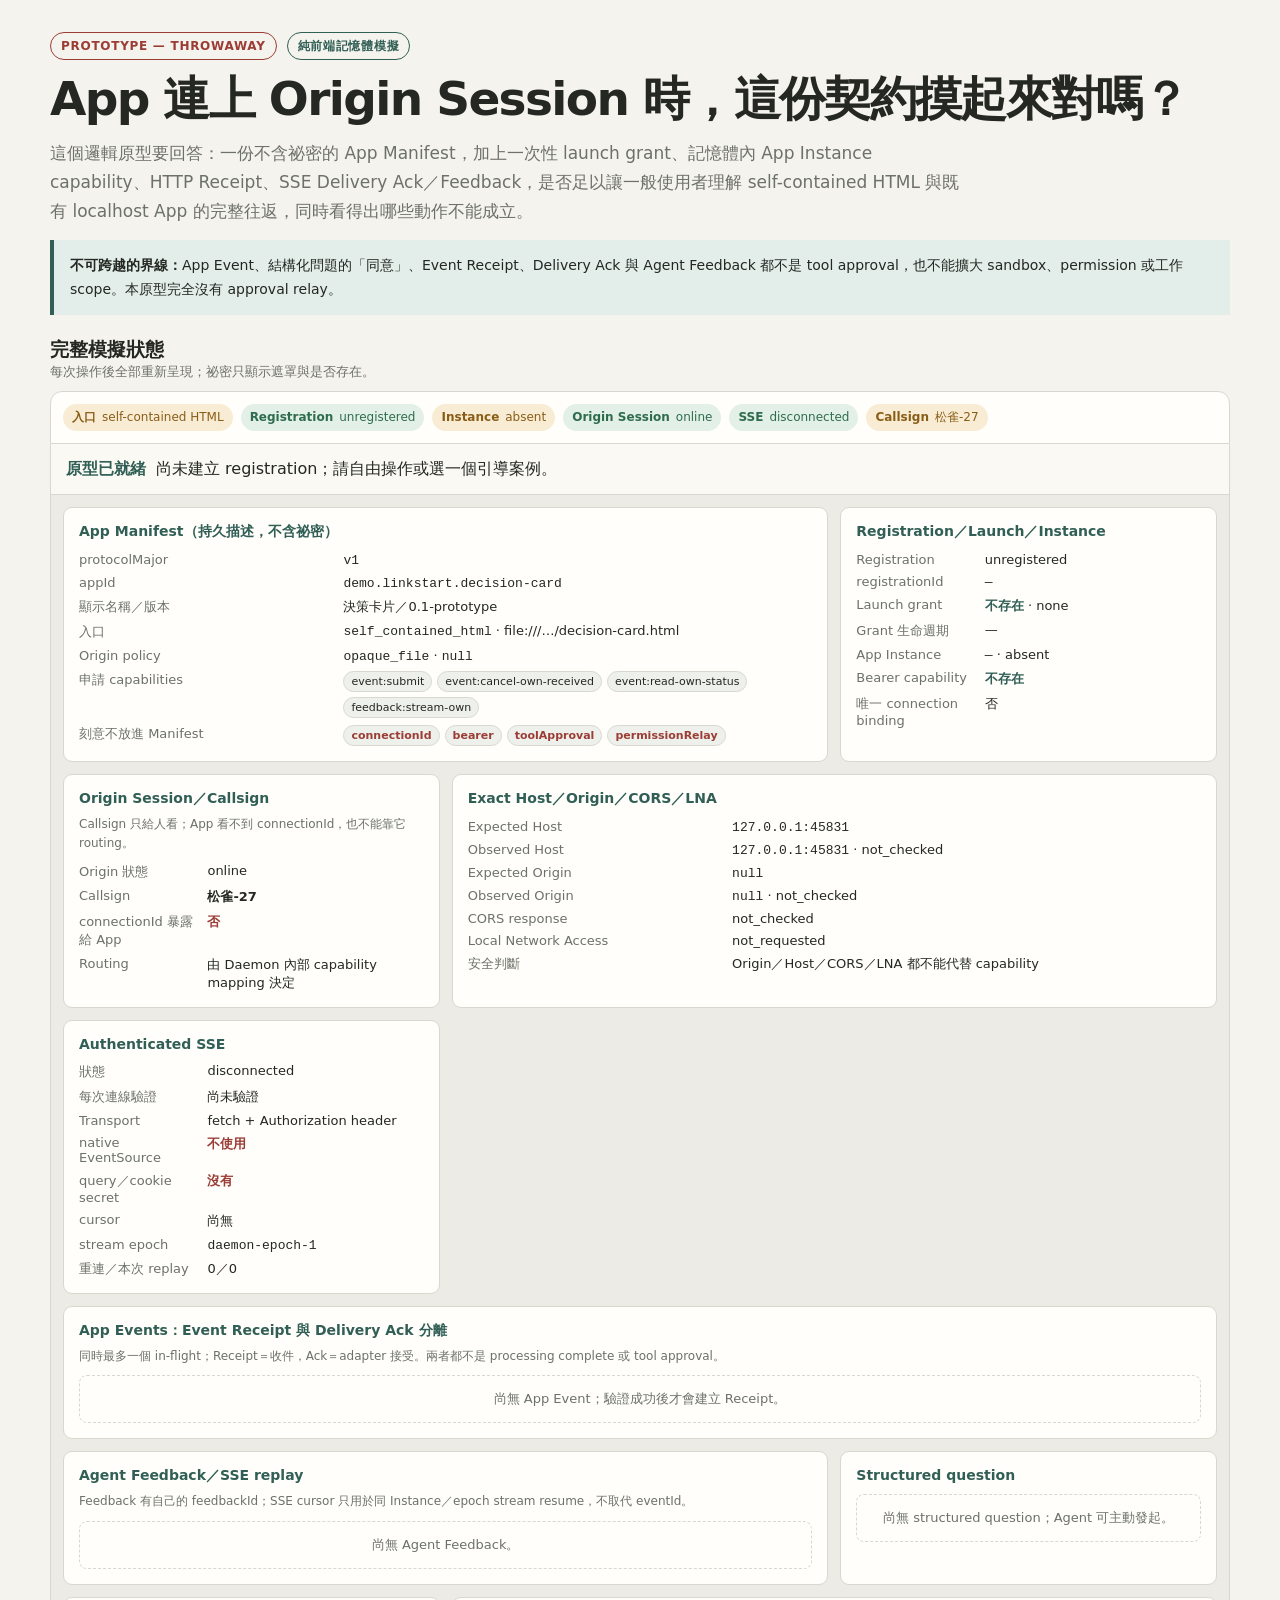
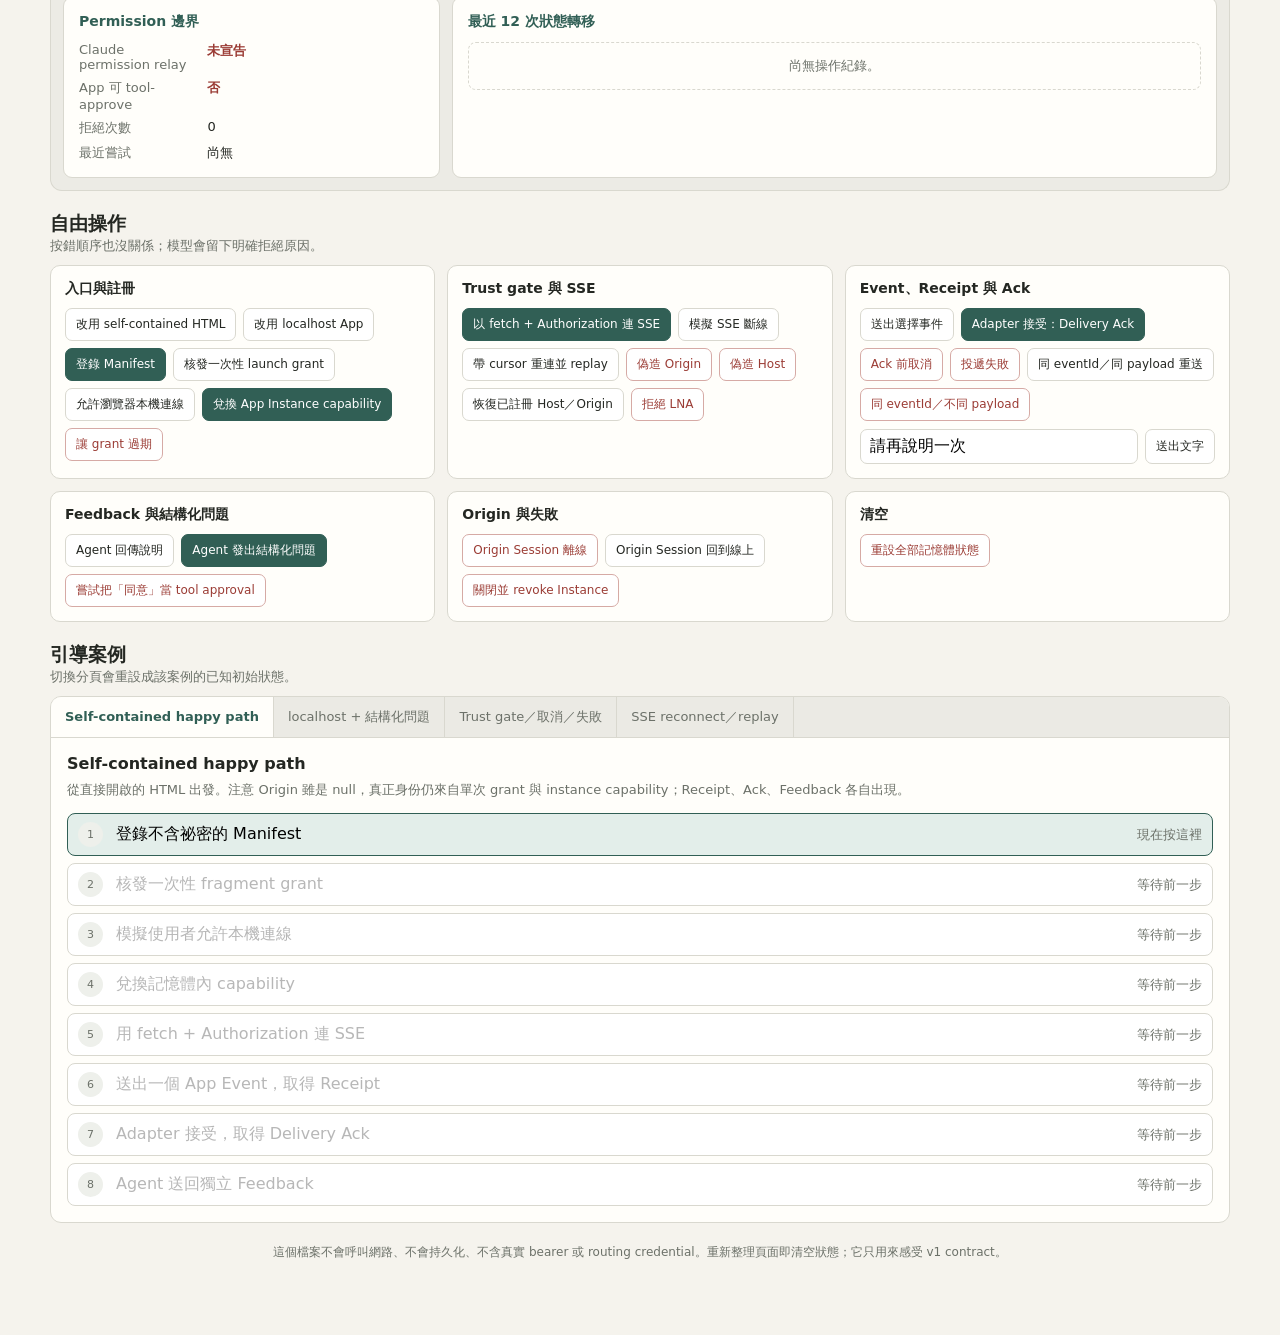
<file: .claude/wayfinder/linkstart-v1-formal-release/prototypes/06-app-contract.html>
<!doctype html>
<html lang="zh-Hant">
<head>
  <meta charset="utf-8">
  <meta name="viewport" content="width=device-width, initial-scale=1">
  <title>LinkStart App 契約邏輯原型</title>
  <style>
    :root {
      --paper: #f5f3ed;
      --panel: #fffefa;
      --ink: #242722;
      --muted: #6c7169;
      --line: #d9d8cf;
      --accent: #315f55;
      --accent-soft: #e3eeea;
      --warn: #8a5d17;
      --warn-soft: #f8ecd4;
      --danger: #9b3c35;
      --danger-soft: #f7e3df;
      --ok: #2f6c4d;
      --ok-soft: #e2f0e7;
      --code: #eef0eb;
      font-family: Inter, ui-sans-serif, system-ui, -apple-system, BlinkMacSystemFont, "Segoe UI", "Noto Sans TC", sans-serif;
      color: var(--ink);
      background: var(--paper);
    }

    * { box-sizing: border-box; }
    body { margin: 0; background: var(--paper); }
    button, input { font: inherit; }
    button { cursor: pointer; }
    code { font-family: ui-monospace, SFMono-Regular, Menlo, Consolas, monospace; }

    .shell { width: min(1180px, calc(100% - 32px)); margin: 0 auto; padding: 32px 0 64px; }
    .hero { display: grid; gap: 14px; margin-bottom: 22px; }
    .eyebrow { display: flex; gap: 10px; align-items: center; flex-wrap: wrap; }
    .prototype-mark, .memory-mark {
      display: inline-flex; align-items: center; min-height: 28px; padding: 3px 10px;
      border: 1px solid var(--danger); border-radius: 999px; color: var(--danger);
      font-size: 12px; font-weight: 750; letter-spacing: .06em;
    }
    .memory-mark { border-color: var(--accent); color: var(--accent); }
    h1 { margin: 0; font-size: clamp(28px, 5vw, 47px); line-height: 1.08; letter-spacing: -.035em; }
    .question { max-width: 920px; margin: 0; color: var(--muted); font-size: 17px; line-height: 1.72; }
    .invariant {
      padding: 14px 16px; border-left: 4px solid var(--accent); background: var(--accent-soft);
      line-height: 1.65; font-size: 14px;
    }

    .section { margin-top: 20px; }
    .section-head { display: flex; justify-content: space-between; align-items: end; gap: 16px; margin-bottom: 10px; }
    .section-head h2 { margin: 0; font-size: 19px; }
    .section-head p { margin: 0; color: var(--muted); font-size: 13px; }

    .status-strip {
      display: flex; flex-wrap: wrap; gap: 8px; padding: 12px;
      border: 1px solid var(--line); border-radius: 12px 12px 0 0; background: var(--panel);
    }
    .chip { display: inline-flex; gap: 6px; align-items: center; padding: 5px 9px; border-radius: 999px; background: var(--code); font-size: 12px; }
    .chip.ok { background: var(--ok-soft); color: var(--ok); }
    .chip.warn { background: var(--warn-soft); color: var(--warn); }
    .chip.danger { background: var(--danger-soft); color: var(--danger); }
    .chip strong { font-weight: 750; }

    .last-change {
      padding: 13px 15px; border: 1px solid var(--line); border-top: 0; background: #faf9f4;
      display: grid; grid-template-columns: auto 1fr; gap: 10px; align-items: start; line-height: 1.55;
    }
    .last-change strong { color: var(--accent); }
    .last-change.danger strong { color: var(--danger); }
    .last-change.warn strong { color: var(--warn); }

    .state-grid {
      display: grid; grid-template-columns: repeat(12, 1fr); gap: 12px; padding: 12px;
      border: 1px solid var(--line); border-top: 0; border-radius: 0 0 12px 12px; background: #ecebe5;
    }
    .card { grid-column: span 4; min-width: 0; padding: 15px; border: 1px solid var(--line); border-radius: 9px; background: var(--panel); }
    .card.wide { grid-column: span 8; }
    .card.full { grid-column: 1 / -1; }
    .card h3 { margin: 0 0 11px; font-size: 14px; color: var(--accent); }
    .card-note { margin: -4px 0 10px; color: var(--muted); font-size: 12px; line-height: 1.55; }
    .kv { display: grid; grid-template-columns: minmax(105px, .7fr) minmax(0, 1.3fr); gap: 7px 12px; margin: 0; font-size: 13px; }
    .kv dt { color: var(--muted); }
    .kv dd { margin: 0; overflow-wrap: anywhere; }
    .mono { font-family: ui-monospace, SFMono-Regular, Menlo, Consolas, monospace; font-size: 12px; }
    .secret { color: var(--accent); font-weight: 700; }
    .never { color: var(--danger); font-weight: 700; }
    .caps { display: flex; flex-wrap: wrap; gap: 5px; }
    .caps span { padding: 3px 7px; border: 1px solid var(--line); border-radius: 999px; background: var(--code); font-size: 11px; }

    .table-wrap { overflow-x: auto; }
    table { width: 100%; border-collapse: collapse; font-size: 12px; }
    th, td { padding: 8px 9px; border-bottom: 1px solid var(--line); text-align: left; vertical-align: top; }
    th { color: var(--muted); font-weight: 650; white-space: nowrap; }
    td { overflow-wrap: anywhere; }
    tr:last-child td { border-bottom: 0; }
    .empty { padding: 14px; border: 1px dashed var(--line); border-radius: 8px; color: var(--muted); text-align: center; font-size: 13px; }

    .feedback-list, .history-list { display: grid; gap: 7px; }
    .feedback-item, .history-item { padding: 9px 10px; border: 1px solid var(--line); border-radius: 7px; background: #faf9f4; font-size: 12px; line-height: 1.55; }
    .feedback-item.replayed { border-color: var(--warn); background: var(--warn-soft); }
    .feedback-meta { display: flex; gap: 8px; justify-content: space-between; color: var(--muted); margin-bottom: 3px; }
    .question-box { padding: 11px; border: 1px solid var(--accent); border-radius: 8px; background: var(--accent-soft); }
    .question-box p { margin: 0 0 9px; line-height: 1.55; }
    .question-options { display: flex; flex-wrap: wrap; gap: 7px; }

    .controls { display: grid; grid-template-columns: repeat(3, 1fr); gap: 12px; }
    .control-group { padding: 14px; border: 1px solid var(--line); border-radius: 10px; background: var(--panel); }
    .control-group h3 { margin: 0 0 10px; font-size: 14px; }
    .buttons { display: flex; flex-wrap: wrap; gap: 7px; }
    .action {
      border: 1px solid var(--line); border-radius: 7px; background: #fff; color: var(--ink);
      padding: 7px 10px; font-size: 12px;
    }
    .action:hover { border-color: var(--accent); color: var(--accent); }
    .action.primary { border-color: var(--accent); background: var(--accent); color: #fff; }
    .action.danger { border-color: #d6aaa5; color: var(--danger); }
    .text-send { display: flex; gap: 7px; margin-top: 8px; }
    .text-send input { min-width: 0; flex: 1; border: 1px solid var(--line); border-radius: 7px; padding: 7px 9px; background: #fff; }

    .walkthrough { border: 1px solid var(--line); border-radius: 11px; background: var(--panel); overflow: hidden; }
    .tabs { display: flex; overflow-x: auto; border-bottom: 1px solid var(--line); background: #ebeae4; }
    .tab { flex: 0 0 auto; padding: 11px 14px; border: 0; border-right: 1px solid var(--line); background: transparent; color: var(--muted); font-size: 13px; }
    .tab.active { background: var(--panel); color: var(--accent); font-weight: 750; }
    .scenario-body { padding: 16px; }
    .scenario-body h3 { margin: 0 0 6px; font-size: 16px; }
    .scenario-body > p { margin: 0 0 13px; color: var(--muted); font-size: 13px; line-height: 1.65; }
    .steps { display: grid; gap: 7px; }
    .step {
      display: grid; grid-template-columns: 29px minmax(0, 1fr) auto; gap: 9px; align-items: center;
      width: 100%; padding: 8px 10px; border: 1px solid var(--line); border-radius: 8px; background: #fff; text-align: left;
    }
    .step .num { display: grid; place-items: center; width: 25px; height: 25px; border-radius: 999px; background: var(--code); color: var(--muted); font-size: 11px; }
    .step small { color: var(--muted); }
    .step.current { border-color: var(--accent); background: var(--accent-soft); }
    .step.done { opacity: .6; }
    .step:disabled { cursor: default; }

    .footnote { margin-top: 20px; color: var(--muted); font-size: 12px; line-height: 1.65; text-align: center; }
    @media (max-width: 900px) {
      .card, .card.wide { grid-column: span 6; }
      .controls { grid-template-columns: 1fr 1fr; }
    }
    @media (max-width: 640px) {
      .shell { width: min(100% - 20px, 1180px); padding-top: 20px; }
      .card, .card.wide { grid-column: 1 / -1; }
      .controls { grid-template-columns: 1fr; }
      .section-head { align-items: start; flex-direction: column; }
      .last-change { grid-template-columns: 1fr; }
      .step { grid-template-columns: 29px minmax(0, 1fr); }
      .step small { grid-column: 2; }
    }
  </style>
</head>
<body>
  <div class="shell">
    <header class="hero">
      <div class="eyebrow">
        <span class="prototype-mark">PROTOTYPE — THROWAWAY</span>
        <span class="memory-mark">純前端記憶體模擬</span>
      </div>
      <h1>App 連上 Origin Session 時，這份契約摸起來對嗎？</h1>
      <p class="question">這個邏輯原型要回答：一份不含祕密的 App Manifest，加上一次性 launch grant、記憶體內 App Instance capability、HTTP Receipt、SSE Delivery Ack／Feedback，是否足以讓一般使用者理解 self-contained HTML 與既有 localhost App 的完整往返，同時看得出哪些動作不能成立。</p>
      <div class="invariant"><strong>不可跨越的界線：</strong>App Event、結構化問題的「同意」、Event Receipt、Delivery Ack 與 Agent Feedback 都不是 tool approval，也不能擴大 sandbox、permission 或工作 scope。本原型完全沒有 approval relay。</div>
    </header>

    <section class="section" aria-labelledby="state-title">
      <div class="section-head">
        <div><h2 id="state-title">完整模擬狀態</h2><p>每次操作後全部重新呈現；祕密只顯示遮罩與是否存在。</p></div>
      </div>
      <div id="status-strip" class="status-strip"></div>
      <div id="last-change" class="last-change"></div>
      <div id="state-grid" class="state-grid"></div>
    </section>

    <section class="section" aria-labelledby="free-title">
      <div class="section-head">
        <div><h2 id="free-title">自由操作</h2><p>按錯順序也沒關係；模型會留下明確拒絕原因。</p></div>
      </div>
      <div class="controls">
        <div class="control-group">
          <h3>入口與註冊</h3>
          <div class="buttons">
            <button class="action" data-action="SET_PROFILE" data-profile="self-contained">改用 self-contained HTML</button>
            <button class="action" data-action="SET_PROFILE" data-profile="localhost">改用 localhost App</button>
            <button class="action primary" data-action="REGISTER">登錄 Manifest</button>
            <button class="action" data-action="ISSUE_GRANT">核發一次性 launch grant</button>
            <button class="action" data-action="ALLOW_LNA">允許瀏覽器本機連線</button>
            <button class="action primary" data-action="REDEEM_GRANT">兌換 App Instance capability</button>
            <button class="action danger" data-action="EXPIRE_GRANT">讓 grant 過期</button>
          </div>
        </div>
        <div class="control-group">
          <h3>Trust gate 與 SSE</h3>
          <div class="buttons">
            <button class="action primary" data-action="CONNECT_STREAM">以 fetch + Authorization 連 SSE</button>
            <button class="action" data-action="DISCONNECT_STREAM">模擬 SSE 斷線</button>
            <button class="action" data-action="RECONNECT_STREAM">帶 cursor 重連並 replay</button>
            <button class="action danger" data-action="TAMPER_ORIGIN">偽造 Origin</button>
            <button class="action danger" data-action="TAMPER_HOST">偽造 Host</button>
            <button class="action" data-action="RESTORE_GATES">恢復已註冊 Host／Origin</button>
            <button class="action danger" data-action="DENY_LNA">拒絕 LNA</button>
          </div>
        </div>
        <div class="control-group">
          <h3>Event、Receipt 與 Ack</h3>
          <div class="buttons">
            <button class="action" data-action="SUBMIT_EVENT" data-kind="choice" data-value="採用建議方案">送出選擇事件</button>
            <button class="action primary" data-action="ACK_INFLIGHT">Adapter 接受：Delivery Ack</button>
            <button class="action danger" data-action="CANCEL_INFLIGHT">Ack 前取消</button>
            <button class="action danger" data-action="FAIL_INFLIGHT">投遞失敗</button>
            <button class="action" data-action="RESEND_SAME">同 eventId／同 payload 重送</button>
            <button class="action danger" data-action="RESEND_CONFLICT">同 eventId／不同 payload</button>
          </div>
          <div class="text-send">
            <input id="event-text" value="請再說明一次" aria-label="自由文字事件">
            <button id="send-text" class="action">送出文字</button>
          </div>
        </div>
        <div class="control-group">
          <h3>Feedback 與結構化問題</h3>
          <div class="buttons">
            <button class="action" data-action="AGENT_FEEDBACK">Agent 回傳說明</button>
            <button class="action primary" data-action="ASK_QUESTION">Agent 發出結構化問題</button>
            <button class="action danger" data-action="TRY_TOOL_APPROVAL">嘗試把「同意」當 tool approval</button>
          </div>
        </div>
        <div class="control-group">
          <h3>Origin 與失敗</h3>
          <div class="buttons">
            <button class="action danger" data-action="SET_ORIGIN_OFFLINE">Origin Session 離線</button>
            <button class="action" data-action="SET_ORIGIN_ONLINE">Origin Session 回到線上</button>
            <button class="action danger" data-action="REVOKE_INSTANCE">關閉並 revoke Instance</button>
          </div>
        </div>
        <div class="control-group">
          <h3>清空</h3>
          <div class="buttons"><button class="action danger" data-action="RESET">重設全部記憶體狀態</button></div>
        </div>
      </div>
    </section>

    <section class="section" aria-labelledby="guide-title">
      <div class="section-head">
        <div><h2 id="guide-title">引導案例</h2><p>切換分頁會重設成該案例的已知初始狀態。</p></div>
      </div>
      <div class="walkthrough">
        <div id="scenario-tabs" class="tabs" role="tablist"></div>
        <div id="scenario-body" class="scenario-body"></div>
      </div>
    </section>

    <p class="footnote">這個檔案不會呼叫網路、不會持久化、不含真實 bearer 或 routing credential。重新整理頁面即清空狀態；它只用來感受 v1 contract。</p>
  </div>

  <script>
  // ===== 可攜式純邏輯模組：不讀 DOM、不做網路、不做持久化 =====
  const LinkStartContract = (() => {
    const clone = (value) => JSON.parse(JSON.stringify(value));

    function manifestFor(profile) {
      const selfContained = profile === "self-contained";
      return {
        protocolMajor: "v1",
        appId: selfContained ? "demo.linkstart.decision-card" : "demo.linkstart.local-dashboard",
        displayName: selfContained ? "決策卡片" : "本機專案儀表板",
        appVersion: "0.1-prototype",
        entry: selfContained
          ? { kind: "self_contained_html", location: "file:///…/decision-card.html" }
          : { kind: "localhost_app", location: "http://127.0.0.1:4173/" },
        originPolicy: selfContained
          ? { kind: "opaque_file", exactOrigin: "null" }
          : { kind: "exact", exactOrigin: "http://127.0.0.1:4173" },
        requestedCapabilities: [
          "event:submit",
          "event:cancel-own-received",
          "event:read-own-status",
          "feedback:stream-own"
        ],
        structuredInputs: ["single_choice", "free_text"],
        intentionallyAbsent: ["connectionId", "bearer", "toolApproval", "permissionRelay"]
      };
    }

    function initialState(profile = "self-contained") {
      const manifest = manifestFor(profile);
      return {
        profile,
        manifest,
        registration: { status: "unregistered", registrationId: null },
        launchGrant: { status: "none", masked: null, expires: null },
        appInstance: {
          status: "absent",
          instanceId: null,
          capabilityInMemory: false,
          capabilityMasked: null,
          boundToOneConnection: false
        },
        agentConnection: {
          status: "online",
          callsign: "松雀-27",
          locatorVisibleToApp: false,
          binding: "由 Daemon 內部 capability mapping 決定"
        },
        security: {
          expectedHost: "127.0.0.1:45831",
          observedHost: "127.0.0.1:45831",
          expectedOrigin: manifest.originPolicy.exactOrigin,
          observedOrigin: manifest.originPolicy.exactOrigin,
          hostGate: "not_checked",
          originGate: "not_checked",
          cors: "not_checked",
          lna: "not_requested",
          authTransport: "fetch + Authorization header",
          nativeEventSource: false,
          querySecret: false,
          cookieSecret: false
        },
        stream: {
          status: "disconnected",
          authenticated: false,
          cursor: "尚無",
          epoch: "daemon-epoch-1",
          reconnects: 0,
          replayedOnLastConnect: 0
        },
        events: [],
        inFlightEventId: null,
        feedback: [],
        activeQuestion: null,
        approvalBoundary: {
          permissionRelayDeclared: false,
          appCanApproveTools: false,
          rejectedAttempts: 0,
          lastAttempt: "尚無"
        },
        counters: { event: 1, receipt: 1, sequence: 1, feedback: 1, cursor: 0, transition: 0 },
        lastTransition: { title: "原型已就緒", detail: "尚未建立 registration；請自由操作或選一個引導案例。", tone: "ok" },
        history: []
      };
    }

    function finish(state, title, detail, tone = "ok") {
      state.counters.transition += 1;
      state.lastTransition = { title, detail, tone };
      state.history.unshift({ step: state.counters.transition, title, detail, tone });
      state.history = state.history.slice(0, 12);
      return state;
    }

    function reject(state, code, detail) {
      return finish(state, `拒絕：${code}`, detail, "danger");
    }

    function checkGates(state, requireCapability) {
      if (state.security.observedHost !== state.security.expectedHost) return "host_mismatch";
      if (state.security.observedOrigin !== state.security.expectedOrigin) return "origin_mismatch";
      if (state.security.lna === "denied") return "lna_denied";
      if (state.security.lna !== "allowed") return "lna_permission_required";
      if (requireCapability && !state.appInstance.capabilityInMemory) return "capability_missing";
      return null;
    }

    function markGateSuccess(state) {
      state.security.hostGate = "exact_match";
      state.security.originGate = state.security.expectedOrigin === "null" ? "null + grant（不是身份）" : "exact_match";
      state.security.cors = `只回 ${state.security.expectedOrigin}`;
    }

    function promoteNext(state) {
      const next = state.events.find((event) => event.status === "received" && event.eventId !== state.inFlightEventId);
      state.inFlightEventId = next ? next.eventId : null;
    }

    function submitEvent(state, kind, value, extra = {}) {
      if (state.registration.status !== "registered") return reject(state, "registration_missing", "沒有 App Registration，不建立 Event Receipt。"), false;
      if (state.appInstance.status !== "connected") return reject(state, "instance_not_connected", "App Instance 尚未連線或已被關閉。"), false;
      const gateError = checkGates(state, true);
      if (gateError) return reject(state, gateError, "Host、Origin、LNA 與 capability 必須同時通過，才能收件。"), false;
      if (state.agentConnection.status !== "online") return reject(state, "origin_offline", "Origin Session 離線：不收件、不排隊，也不另開替代 session。"), false;

      markGateSuccess(state);
      const eventId = `evt-${String(state.counters.event).padStart(3, "0")}`;
      const receiptId = `rcpt-${String(state.counters.receipt).padStart(3, "0")}`;
      const event = {
        eventId,
        type: kind,
        value,
        canonicalPayload: JSON.stringify({ type: kind, value, ...extra }),
        sequence: state.counters.sequence,
        receiptId,
        receiptMeaning: "已驗證並寫入 durable journal（模擬）",
        status: "received",
        deliveryAck: null,
        failureReason: null,
        approvalSemantic: false,
        structured: extra
      };
      state.counters.event += 1;
      state.counters.receipt += 1;
      state.counters.sequence += 1;
      state.events.push(event);
      if (!state.inFlightEventId) state.inFlightEventId = eventId;
      finish(state, "Event Receipt 已建立", `${eventId} 配到 instance-local sequence ${event.sequence}；Receipt 不代表 adapter 已接受。`);
      return true;
    }

    function addFeedback(state, type, text, inReplyToEventId = null) {
      if (state.appInstance.status !== "connected") return reject(state, "instance_not_connected", "沒有可接收 Agent Feedback 的 App Instance。"), false;
      const feedbackId = `fb-${String(state.counters.feedback).padStart(3, "0")}`;
      state.counters.feedback += 1;
      state.counters.cursor += 1;
      const observed = state.stream.status === "connected";
      state.feedback.push({
        feedbackId,
        type,
        text,
        inReplyToEventId,
        transportCursor: `${state.stream.epoch}:${state.counters.cursor}`,
        observed,
        replayed: false
      });
      if (observed) state.stream.cursor = `${state.stream.epoch}:${state.counters.cursor}`;
      return true;
    }

    function reduce(previous, action) {
      if (action.type === "RESET") return finish(initialState(previous.profile), "已重設", "所有模擬狀態已清空；沒有真實 persistence。", "warn");
      if (action.type === "SET_PROFILE") return finish(initialState(action.profile), "入口已切換", action.profile === "self-contained" ? "Manifest 現在描述直接開啟的 self-contained HTML。" : "Manifest 現在描述 exact-origin localhost App。", "warn");

      const state = clone(previous);

      switch (action.type) {
        case "REGISTER":
          if (state.registration.status === "registered") return reject(state, "already_registered", "Manifest 已登錄；重複操作不建立第二份 registration。");
          state.registration = { status: "registered", registrationId: state.profile === "self-contained" ? "reg-file-01" : "reg-local-01" };
          return finish(state, "App Manifest 已登錄", "Manifest 只有識別、入口、Origin policy 與 protocol-visible capabilities；沒有 routing credential。", "ok");

        case "ISSUE_GRANT":
          if (state.registration.status !== "registered") return reject(state, "registration_missing", "必須先由可信的 register-app 操作建立 registration。");
          state.launchGrant = { status: "issued", masked: "grant_••••7K2Q", expires: "單次、最長 5 分鐘（模擬）" };
          return finish(state, "一次性 launch grant 已核發", "Grant 只透過 URL fragment 交給 App；它不是永久 App capability。", "ok");

        case "EXPIRE_GRANT":
          if (state.launchGrant.status !== "issued") return reject(state, "no_live_grant", "目前沒有可過期的 launch grant。");
          state.launchGrant.status = "expired";
          return finish(state, "Launch grant 已過期", "之後的 redemption 必須 fail closed。", "warn");

        case "ALLOW_LNA":
          state.security.lna = "allowed";
          return finish(state, "瀏覽器本機連線已允許", "LNA 只是 browser policy；它沒有取代 sender capability。", "ok");

        case "DENY_LNA":
          state.security.lna = "denied";
          state.stream.status = "disconnected";
          state.stream.authenticated = false;
          return finish(state, "瀏覽器拒絕本機連線", "Client 應顯示 lna_denied，不得降級到無驗證通道。", "warn");

        case "REDEEM_GRANT": { 
          if (state.registration.status !== "registered") return reject(state, "registration_missing", "沒有 registration，不能兌換 grant。");
          if (state.launchGrant.status === "expired") return reject(state, "launch_grant_expired", "過期 grant 不建立 App Instance。");
          if (state.launchGrant.status !== "issued") return reject(state, "launch_grant_missing", "需要一個尚未用過的一次性 grant。");
          const gateError = checkGates(state, false);
          if (gateError) return reject(state, gateError, "Redemption 仍須通過 canonical Host、registered Origin 與 browser LNA gate。");
          markGateSuccess(state);
          state.launchGrant.status = "redeemed";
          state.appInstance = {
            status: "connected",
            instanceId: state.profile === "self-contained" ? "inst-file-A" : "inst-local-A",
            capabilityInMemory: true,
            capabilityMasked: "cap_••••9F2A（只在頁面記憶體）",
            boundToOneConnection: true
          };
          return finish(state, "App Instance 已建立", "一次性 grant 已作廢；新的 bearer capability 只綁這個 Instance 與唯一 Agent Connection。", "ok");
        }

        case "CONNECT_STREAM": { 
          if (state.appInstance.status !== "connected") return reject(state, "instance_not_connected", "先完成 launch-grant redemption。");
          const gateError = checkGates(state, true);
          if (gateError) return reject(state, gateError, "fetch SSE 必須重新驗 Host、Origin、LNA 與 Authorization capability。");
          markGateSuccess(state);
          state.stream.status = "connected";
          state.stream.authenticated = true;
          state.stream.replayedOnLastConnect = 0;
          return finish(state, "SSE 已驗證連線", "使用 fetch + Authorization；沒有 native EventSource、cookie 或 query secret。", "ok");
        }

        case "DISCONNECT_STREAM":
          if (state.stream.status !== "connected") return reject(state, "stream_not_connected", "目前沒有可中斷的 SSE stream。");
          state.stream.status = "reconnecting";
          state.stream.authenticated = false;
          return finish(state, "SSE 已中斷", `最後 cursor 保留為 ${state.stream.cursor}；Agent Feedback 仍可先寫入 journal。`, "warn");

        case "RECONNECT_STREAM": { 
          if (state.appInstance.status !== "connected") return reject(state, "instance_not_connected", "關閉的 Instance 不能重連。");
          const gateError = checkGates(state, true);
          if (gateError) return reject(state, gateError, "每次 reconnect 都要重新驗 capability；cursor 不是 auth。");
          markGateSuccess(state);
          const unseen = state.feedback.filter((item) => !item.observed);
          unseen.forEach((item) => { item.observed = true; item.replayed = true; });
          state.stream.status = "connected";
          state.stream.authenticated = true;
          state.stream.reconnects += 1;
          state.stream.replayedOnLastConnect = unseen.length;
          if (state.feedback.length) state.stream.cursor = state.feedback[state.feedback.length - 1].transportCursor;
          return finish(state, "SSE 已重新驗證並恢復", unseen.length ? `從同 Instance／epoch cursor replay ${unseen.length} 則未觀察 Feedback。` : "沒有需要 replay 的 Feedback；cursor 仍不是 eventId。", "ok");
        }

        case "TAMPER_ORIGIN":
          state.security.observedOrigin = "https://evil.example";
          state.security.originGate = "mismatch";
          return finish(state, "Observed Origin 已被偽造", "下一個 redemption、request 或 SSE reconnect 應在 capability 使用前拒絕。", "warn");

        case "TAMPER_HOST":
          state.security.observedHost = "evil.example:45831";
          state.security.hostGate = "mismatch";
          return finish(state, "Observed Host 已被偽造", "下一個操作應以 host_mismatch fail closed。", "warn");

        case "RESTORE_GATES":
          state.security.observedHost = state.security.expectedHost;
          state.security.observedOrigin = state.security.expectedOrigin;
          state.security.hostGate = "not_checked";
          state.security.originGate = "not_checked";
          return finish(state, "Host／Origin 已恢復", "Observed 值再次符合 registration 與 canonical daemon authority。", "ok");

        case "SUBMIT_EVENT":
          submitEvent(state, action.kind || "choice", action.value || "採用建議方案");
          return state;

        case "ACK_INFLIGHT": { 
          if (!state.inFlightEventId) return reject(state, "no_inflight_event", "目前沒有等待 adapter 接受的 App Event。");
          const event = state.events.find((item) => item.eventId === state.inFlightEventId);
          if (!event || event.status !== "received") return reject(state, "event_not_received", "只有 received Event 可以產生 Delivery Ack。");
          event.status = "delivered";
          event.deliveryAck = `ack-${event.eventId}`;
          const delivered = event.eventId;
          state.inFlightEventId = null;
          promoteNext(state);
          return finish(state, "Delivery Ack 已產生", `${delivered} 已由 adapter 接受；不表示模型處理完成，也不表示工具已核准。`, "ok");
        }

        case "CANCEL_INFLIGHT": { 
          if (!state.inFlightEventId) return reject(state, "no_cancellable_event", "只有仍為 received 的 in-flight Event 可取消；delivered 不能撤回。");
          const event = state.events.find((item) => item.eventId === state.inFlightEventId);
          if (!event || event.status !== "received") return reject(state, "event_not_cancellable", "Ack 後不能取消，只能送新的修正 Event。");
          event.status = "cancelled";
          const cancelled = event.eventId;
          state.inFlightEventId = null;
          promoteNext(state);
          return finish(state, "Event 已在 Ack 前取消", `${cancelled} 進入 terminal cancelled；沒有 Delivery Ack。`, "warn");
        }

        case "FAIL_INFLIGHT": { 
          if (!state.inFlightEventId) return reject(state, "no_inflight_event", "目前沒有可標記失敗的 Event。");
          const event = state.events.find((item) => item.eventId === state.inFlightEventId);
          event.status = "failed";
          event.failureReason = action.reason || "adapter_rejected";
          const failed = event.eventId;
          state.inFlightEventId = null;
          promoteNext(state);
          return finish(state, "Event 投遞失敗", `${failed} → failed(${event.failureReason})；失敗可觀測，沒有假裝完成。`, "danger");
        }

        case "RESEND_SAME": { 
          const event = state.events[state.events.length - 1];
          if (!event) return reject(state, "no_event_to_resend", "先建立一個 App Event。");
          return finish(state, "既有 Receipt 已重用", `${event.eventId} 與 canonical payload 相同：回 ${event.receiptId}／${event.status}，不配置新 sequence。`, "ok");
        }

        case "RESEND_CONFLICT": { 
          const event = state.events[state.events.length - 1];
          if (!event) return reject(state, "no_event_to_conflict", "先建立一個 App Event。");
          return reject(state, "event_id_conflict", `${event.eventId} 被配上不同 payload；不覆寫原 Event，也不建立 Receipt。`);
        }

        case "AGENT_FEEDBACK": { 
          const related = [...state.events].reverse().find((item) => item.status === "delivered");
          if (!addFeedback(state, "message", "Agent：我已收到事件，這是獨立的回饋，不會把 Event 變成 completed。", related ? related.eventId : null)) return state;
          const mode = state.stream.status === "connected" ? "已經由 SSE 即時觀察。" : "目前 stream 不在線，等待同 Instance cursor replay。";
          return finish(state, "Agent Feedback 已寫入 journal", mode, "ok");
        }

        case "ASK_QUESTION":
          if (!addFeedback(state, "structured_question", "Agent 問：要採用哪一個呈現密度？", null)) return state;
          state.activeQuestion = {
            questionId: "q-density-01",
            text: "要採用哪一個呈現密度？",
            options: ["精簡", "平衡", "完整"],
            status: "waiting",
            answer: null,
            toolApproval: false
          };
          return finish(state, "結構化問題已送到 App", "這是 Agent Feedback；回答會形成新的 App Event，不會變成 permission verdict。", "ok");

        case "ANSWER_QUESTION":
          if (!state.activeQuestion || state.activeQuestion.status !== "waiting") return reject(state, "no_active_question", "目前沒有等待回答的結構化問題。");
          if (!submitEvent(state, "structured_answer", action.answer || "平衡", { questionId: state.activeQuestion.questionId, toolApproval: false })) return state;
          state.activeQuestion.status = "answered";
          state.activeQuestion.answer = action.answer || "平衡";
          state.lastTransition = {
            title: "結構化回答已成為 App Event",
            detail: `回答「${state.activeQuestion.answer}」已收件；approvalSemantic 仍為 false。`,
            tone: "ok"
          };
          state.history[0] = { step: state.counters.transition, ...state.lastTransition };
          return state;

        case "TRY_TOOL_APPROVAL":
          state.approvalBoundary.rejectedAttempts += 1;
          state.approvalBoundary.lastAttempt = "App 傳入『同意執行 Bash』→ protocol 拒絕";
          return reject(state, "approval_forbidden", "App input 只能是 untrusted App Event；v1 沒有 Claude permission relay，也不替 Codex 回 approval request。");

        case "SET_ORIGIN_OFFLINE":
          state.agentConnection.status = "offline";
          state.events.filter((event) => event.status === "received").forEach((event) => {
            event.status = "failed";
            event.failureReason = "origin_offline";
          });
          state.inFlightEventId = null;
          return finish(state, "Origin Session 已離線", "尚未 Delivery Ack 的 Event 轉 failed(origin_offline)；不排隊、不 cold resume。", "danger");

        case "SET_ORIGIN_ONLINE":
          state.agentConnection.status = "online";
          return finish(state, "Origin Session 已回到線上", "這只模擬明確 rebind 完成；既有 failed Event 不會復活。", "ok");

        case "REVOKE_INSTANCE":
          state.appInstance.status = "closed";
          state.appInstance.capabilityInMemory = false;
          state.appInstance.capabilityMasked = null;
          state.stream.status = "disconnected";
          state.stream.authenticated = false;
          return finish(state, "App Instance 已關閉並 revoke", "後續 request 與 SSE reconnect 都必須 fail closed。", "danger");

        default:
          return reject(state, "unknown_action", `未知操作 ${action.type}`);
      }
    }

    return { initialState, reduce };
  })();
  // ===== 純邏輯模組結束 =====

  // ===== Throwaway 頁面殼：只負責 dispatch 與呈現 =====
  const scenarios = [
    {
      id: "happy",
      label: "Self-contained happy path",
      profile: "self-contained",
      description: "從直接開啟的 HTML 出發。注意 Origin 雖是 null，真正身份仍來自單次 grant 與 instance capability；Receipt、Ack、Feedback 各自出現。",
      steps: [
        ["登錄不含祕密的 Manifest", { type: "REGISTER" }],
        ["核發一次性 fragment grant", { type: "ISSUE_GRANT" }],
        ["模擬使用者允許本機連線", { type: "ALLOW_LNA" }],
        ["兌換記憶體內 capability", { type: "REDEEM_GRANT" }],
        ["用 fetch + Authorization 連 SSE", { type: "CONNECT_STREAM" }],
        ["送出一個 App Event，取得 Receipt", { type: "SUBMIT_EVENT", kind: "choice", value: "採用建議方案" }],
        ["Adapter 接受，取得 Delivery Ack", { type: "ACK_INFLIGHT" }],
        ["Agent 送回獨立 Feedback", { type: "AGENT_FEEDBACK" }]
      ]
    },
    {
      id: "localhost",
      label: "localhost + 結構化問題",
      profile: "localhost",
      description: "既有 localhost App 使用 exact Origin。Agent 主動提問，App 的選項回答會成為新 Event；即使文字是『同意』也不具 approval 語意。",
      steps: [
        ["登錄 exact-origin localhost Manifest", { type: "REGISTER" }],
        ["核發 launch grant", { type: "ISSUE_GRANT" }],
        ["允許本機連線", { type: "ALLOW_LNA" }],
        ["建立 App Instance", { type: "REDEEM_GRANT" }],
        ["連上 authenticated SSE", { type: "CONNECT_STREAM" }],
        ["Agent 發出 structured question", { type: "ASK_QUESTION" }],
        ["回答『平衡』，形成 App Event", { type: "ANSWER_QUESTION", answer: "平衡" }],
        ["Adapter 接受回答事件", { type: "ACK_INFLIGHT" }],
        ["嘗試把 App 回答升格成 tool approval", { type: "TRY_TOOL_APPROVAL" }]
      ]
    },
    {
      id: "errors",
      label: "Trust gate／取消／失敗",
      profile: "self-contained",
      description: "刻意走錯路：Origin mismatch、grant 過期、Ack 前取消、Origin offline。每次都應清楚 fail closed，而不是留下半成功狀態。",
      steps: [
        ["登錄 Manifest", { type: "REGISTER" }],
        ["核發 grant", { type: "ISSUE_GRANT" }],
        ["允許本機連線", { type: "ALLOW_LNA" }],
        ["把 observed Origin 改成惡意網站", { type: "TAMPER_ORIGIN" }],
        ["嘗試兌換：應拒絕", { type: "REDEEM_GRANT" }],
        ["恢復 exact gates", { type: "RESTORE_GATES" }],
        ["讓 grant 過期", { type: "EXPIRE_GRANT" }],
        ["再次兌換：仍應拒絕", { type: "REDEEM_GRANT" }],
        ["核發新的單次 grant", { type: "ISSUE_GRANT" }],
        ["成功建立 Instance", { type: "REDEEM_GRANT" }],
        ["送出 Event 取得 Receipt", { type: "SUBMIT_EVENT", kind: "text", value: "先不要執行" }],
        ["在 Ack 前取消", { type: "CANCEL_INFLIGHT" }],
        ["讓 Origin Session 離線", { type: "SET_ORIGIN_OFFLINE" }],
        ["離線時送 Event：不收件、不排隊", { type: "SUBMIT_EVENT", kind: "text", value: "這則不能排隊" }]
      ]
    },
    {
      id: "replay",
      label: "SSE reconnect／replay",
      profile: "localhost",
      description: "先觀察一則即時 Feedback，再斷線。斷線期間的新 Feedback 應在同 Instance／epoch cursor 重連後 replay；eventId 去重與 SSE cursor 是兩件事。",
      steps: [
        ["登錄 Manifest", { type: "REGISTER" }],
        ["核發 grant", { type: "ISSUE_GRANT" }],
        ["允許本機連線", { type: "ALLOW_LNA" }],
        ["建立 Instance", { type: "REDEEM_GRANT" }],
        ["連上 authenticated SSE", { type: "CONNECT_STREAM" }],
        ["送 Event 並取得 Receipt", { type: "SUBMIT_EVENT", kind: "choice", value: "開始 replay 測試" }],
        ["Adapter 接受 Event", { type: "ACK_INFLIGHT" }],
        ["收到第一則即時 Feedback", { type: "AGENT_FEEDBACK" }],
        ["模擬 SSE 斷線", { type: "DISCONNECT_STREAM" }],
        ["斷線期間寫入第二則 Feedback", { type: "AGENT_FEEDBACK" }],
        ["重驗 capability、帶 cursor 重連", { type: "RECONNECT_STREAM" }],
        ["同 eventId／同 payload：重用 Receipt", { type: "RESEND_SAME" }],
        ["同 eventId／不同 payload：conflict", { type: "RESEND_CONFLICT" }]
      ]
    }
  ];

  let state = LinkStartContract.initialState();
  let activeScenarioId = "happy";
  let scenarioStep = 0;

  const esc = (value) => String(value ?? "—").replace(/[&<>'"]/g, (char) => ({ "&": "&amp;", "<": "&lt;", ">": "&gt;", "'": "&#39;", '"': "&quot;" }[char]));
  const badgeTone = (value) => /online|connected|registered|redeemed|allowed|delivered|exact|已/.test(value) ? "ok" : /offline|failed|mismatch|denied|expired|closed|拒絕/.test(value) ? "danger" : "warn";
  const kv = (pairs) => `<dl class="kv">${pairs.map(([key, value, cls = ""]) => `<dt>${esc(key)}</dt><dd class="${cls}">${value}</dd>`).join("")}</dl>`;

  function dispatch(action) {
    state = LinkStartContract.reduce(state, action);
    render();
  }

  function renderStatus() {
    const items = [
      ["入口", state.profile === "self-contained" ? "self-contained HTML" : "localhost App"],
      ["Registration", state.registration.status],
      ["Instance", state.appInstance.status],
      ["Origin Session", state.agentConnection.status],
      ["SSE", state.stream.status],
      ["Callsign", state.agentConnection.callsign]
    ];
    document.getElementById("status-strip").innerHTML = items.map(([key, value]) => `<span class="chip ${badgeTone(value)}"><strong>${esc(key)}</strong>${esc(value)}</span>`).join("");
  }

  function renderState() {
    const manifestCaps = state.manifest.requestedCapabilities.map((cap) => `<span>${esc(cap)}</span>`).join("");
    const absent = state.manifest.intentionallyAbsent.map((item) => `<span>${esc(item)}</span>`).join("");
    const events = state.events.length ? `
      <div class="table-wrap"><table>
        <thead><tr><th>sequence／eventId</th><th>Event</th><th>Event Receipt</th><th>狀態</th><th>Delivery Ack／失敗</th><th>approval</th></tr></thead>
        <tbody>${state.events.map((event) => `<tr>
          <td><span class="mono">${event.sequence}／${esc(event.eventId)}</span>${state.inFlightEventId === event.eventId ? "<br><strong>目前 in-flight</strong>" : ""}</td>
          <td>${esc(event.type)}<br><span class="mono">${esc(event.value)}</span></td>
          <td><span class="mono">${esc(event.receiptId)}</span><br>${esc(event.receiptMeaning)}</td>
          <td><span class="chip ${badgeTone(event.status)}">${esc(event.status)}</span></td>
          <td>${esc(event.deliveryAck || event.failureReason || "尚無")}</td>
          <td class="never">${event.approvalSemantic ? "是" : "永遠否"}</td>
        </tr>`).join("")}</tbody>
      </table></div>` : `<div class="empty">尚無 App Event；驗證成功後才會建立 Receipt。</div>`;

    const feedback = state.feedback.length ? `<div class="feedback-list">${[...state.feedback].reverse().map((item) => `<div class="feedback-item ${item.replayed ? "replayed" : ""}">
      <div class="feedback-meta"><span><span class="mono">${esc(item.feedbackId)}</span> · ${esc(item.type)}</span><span class="mono">${esc(item.transportCursor)}</span></div>
      <div>${esc(item.text)}</div>
      <div class="feedback-meta"><span>inReplyTo: ${esc(item.inReplyToEventId || "無（主動 Feedback）")}</span><span>${item.replayed ? "重連 replay" : item.observed ? "已觀察" : "等待 replay"}</span></div>
    </div>`).join("")}</div>` : `<div class="empty">尚無 Agent Feedback。</div>`;

    const question = state.activeQuestion ? `<div class="question-box">
      <p><strong>${esc(state.activeQuestion.text)}</strong><br><small>狀態：${esc(state.activeQuestion.status)}；toolApproval：<span class="never">false</span>${state.activeQuestion.answer ? `；回答：${esc(state.activeQuestion.answer)}` : ""}</small></p>
      <div class="question-options">${state.activeQuestion.options.map((option) => `<button class="action answer-question" data-answer="${esc(option)}">回答「${esc(option)}」</button>`).join("")}</div>
    </div>` : `<div class="empty">尚無 structured question；Agent 可主動發起。</div>`;

    const history = state.history.length ? `<div class="history-list">${state.history.map((item) => `<div class="history-item"><strong>#${item.step} ${esc(item.title)}</strong><br>${esc(item.detail)}</div>`).join("")}</div>` : `<div class="empty">尚無操作紀錄。</div>`;

    document.getElementById("state-grid").innerHTML = `
      <article class="card wide">
        <h3>App Manifest（持久描述，不含祕密）</h3>
        ${kv([
          ["protocolMajor", `<code>${esc(state.manifest.protocolMajor)}</code>`],
          ["appId", `<code>${esc(state.manifest.appId)}</code>`],
          ["顯示名稱／版本", `${esc(state.manifest.displayName)}／${esc(state.manifest.appVersion)}`],
          ["入口", `<code>${esc(state.manifest.entry.kind)}</code> · ${esc(state.manifest.entry.location)}`],
          ["Origin policy", `<code>${esc(state.manifest.originPolicy.kind)}</code> · <code>${esc(state.manifest.originPolicy.exactOrigin)}</code>`],
          ["申請 capabilities", `<div class="caps">${manifestCaps}</div>`],
          ["刻意不放進 Manifest", `<div class="caps">${absent}</div>`, "never"]
        ])}
      </article>
      <article class="card">
        <h3>Registration／Launch／Instance</h3>
        ${kv([
          ["Registration", esc(state.registration.status)],
          ["registrationId", `<code>${esc(state.registration.registrationId)}</code>`],
          ["Launch grant", `<span class="secret">${esc(state.launchGrant.masked || "不存在")}</span> · ${esc(state.launchGrant.status)}`],
          ["Grant 生命週期", esc(state.launchGrant.expires)],
          ["App Instance", `<code>${esc(state.appInstance.instanceId)}</code> · ${esc(state.appInstance.status)}`],
          ["Bearer capability", `<span class="secret">${esc(state.appInstance.capabilityMasked || "不存在")}</span>`],
          ["唯一 connection binding", state.appInstance.boundToOneConnection ? "是" : "否"]
        ])}
      </article>
      <article class="card">
        <h3>Origin Session／Callsign</h3>
        <p class="card-note">Callsign 只給人看；App 看不到 connectionId，也不能靠它 routing。</p>
        ${kv([
          ["Origin 狀態", esc(state.agentConnection.status)],
          ["Callsign", `<strong>${esc(state.agentConnection.callsign)}</strong>`],
          ["connectionId 暴露給 App", `<span class="never">${state.agentConnection.locatorVisibleToApp ? "是" : "否"}</span>`],
          ["Routing", esc(state.agentConnection.binding)]
        ])}
      </article>
      <article class="card wide">
        <h3>Exact Host／Origin／CORS／LNA</h3>
        ${kv([
          ["Expected Host", `<code>${esc(state.security.expectedHost)}</code>`],
          ["Observed Host", `<code>${esc(state.security.observedHost)}</code> · ${esc(state.security.hostGate)}`],
          ["Expected Origin", `<code>${esc(state.security.expectedOrigin)}</code>`],
          ["Observed Origin", `<code>${esc(state.security.observedOrigin)}</code> · ${esc(state.security.originGate)}`],
          ["CORS response", esc(state.security.cors)],
          ["Local Network Access", esc(state.security.lna)],
          ["安全判斷", "Origin／Host／CORS／LNA 都不能代替 capability"]
        ])}
      </article>
      <article class="card">
        <h3>Authenticated SSE</h3>
        ${kv([
          ["狀態", esc(state.stream.status)],
          ["每次連線驗證", state.stream.authenticated ? "已驗 capability" : "尚未驗證"],
          ["Transport", esc(state.security.authTransport)],
          ["native EventSource", `<span class="never">${state.security.nativeEventSource ? "使用" : "不使用"}</span>`],
          ["query／cookie secret", `<span class="never">${state.security.querySecret || state.security.cookieSecret ? "有" : "沒有"}</span>`],
          ["cursor", `<code>${esc(state.stream.cursor)}</code>`],
          ["stream epoch", `<code>${esc(state.stream.epoch)}</code>`],
          ["重連／本次 replay", `${state.stream.reconnects}／${state.stream.replayedOnLastConnect}`]
        ])}
      </article>
      <article class="card full">
        <h3>App Events：Event Receipt 與 Delivery Ack 分離</h3>
        <p class="card-note">同時最多一個 in-flight；Receipt＝收件，Ack＝adapter 接受。兩者都不是 processing complete 或 tool approval。</p>
        ${events}
      </article>
      <article class="card wide">
        <h3>Agent Feedback／SSE replay</h3>
        <p class="card-note">Feedback 有自己的 feedbackId；SSE cursor 只用於同 Instance／epoch stream resume，不取代 eventId。</p>
        ${feedback}
      </article>
      <article class="card">
        <h3>Structured question</h3>
        ${question}
      </article>
      <article class="card">
        <h3>Permission 邊界</h3>
        ${kv([
          ["Claude permission relay", `<span class="never">${state.approvalBoundary.permissionRelayDeclared ? "已宣告" : "未宣告"}</span>`],
          ["App 可 tool-approve", `<span class="never">${state.approvalBoundary.appCanApproveTools ? "是" : "否"}</span>`],
          ["拒絕次數", String(state.approvalBoundary.rejectedAttempts)],
          ["最近嘗試", esc(state.approvalBoundary.lastAttempt)]
        ])}
      </article>
      <article class="card wide">
        <h3>最近 12 次狀態轉移</h3>
        ${history}
      </article>`;

    document.querySelectorAll(".answer-question").forEach((button) => button.addEventListener("click", () => dispatch({ type: "ANSWER_QUESTION", answer: button.dataset.answer })));
  }

  function renderScenario() {
    document.getElementById("scenario-tabs").innerHTML = scenarios.map((scenario) => `<button class="tab ${scenario.id === activeScenarioId ? "active" : ""}" data-scenario="${scenario.id}" role="tab">${esc(scenario.label)}</button>`).join("");
    const scenario = scenarios.find((item) => item.id === activeScenarioId);
    document.getElementById("scenario-body").innerHTML = `
      <h3>${esc(scenario.label)}</h3>
      <p>${esc(scenario.description)}</p>
      <div class="steps">${scenario.steps.map(([label], index) => `<button class="step ${index < scenarioStep ? "done" : index === scenarioStep ? "current" : ""}" data-step="${index}" ${index !== scenarioStep ? "disabled" : ""}>
        <span class="num">${index + 1}</span><span>${esc(label)}</span><small>${index < scenarioStep ? "已完成" : index === scenarioStep ? "現在按這裡" : "等待前一步"}</small>
      </button>`).join("")}</div>`;

    document.querySelectorAll("[data-scenario]").forEach((button) => button.addEventListener("click", () => {
      activeScenarioId = button.dataset.scenario;
      const next = scenarios.find((item) => item.id === activeScenarioId);
      scenarioStep = 0;
      state = LinkStartContract.initialState(next.profile);
      state = LinkStartContract.reduce(state, { type: "RESET" });
      render();
    }));
    document.querySelectorAll("[data-step]").forEach((button) => button.addEventListener("click", () => {
      const index = Number(button.dataset.step);
      if (index !== scenarioStep) return;
      const [, action] = scenario.steps[index];
      state = LinkStartContract.reduce(state, action);
      scenarioStep += 1;
      render();
    }));
  }

  function render() {
    renderStatus();
    const last = document.getElementById("last-change");
    last.className = `last-change ${state.lastTransition.tone}`;
    last.innerHTML = `<strong>${esc(state.lastTransition.title)}</strong><span>${esc(state.lastTransition.detail)}</span>`;
    renderState();
    renderScenario();
  }

  document.querySelectorAll("[data-action]").forEach((button) => button.addEventListener("click", () => {
    const action = { type: button.dataset.action };
    if (button.dataset.profile) action.profile = button.dataset.profile;
    if (button.dataset.kind) action.kind = button.dataset.kind;
    if (button.dataset.value) action.value = button.dataset.value;
    dispatch(action);
  }));
  document.getElementById("send-text").addEventListener("click", () => {
    const input = document.getElementById("event-text");
    dispatch({ type: "SUBMIT_EVENT", kind: "text", value: input.value.trim() || "（空白）" });
  });

  render();
  </script>
</body>
</html>
</file>
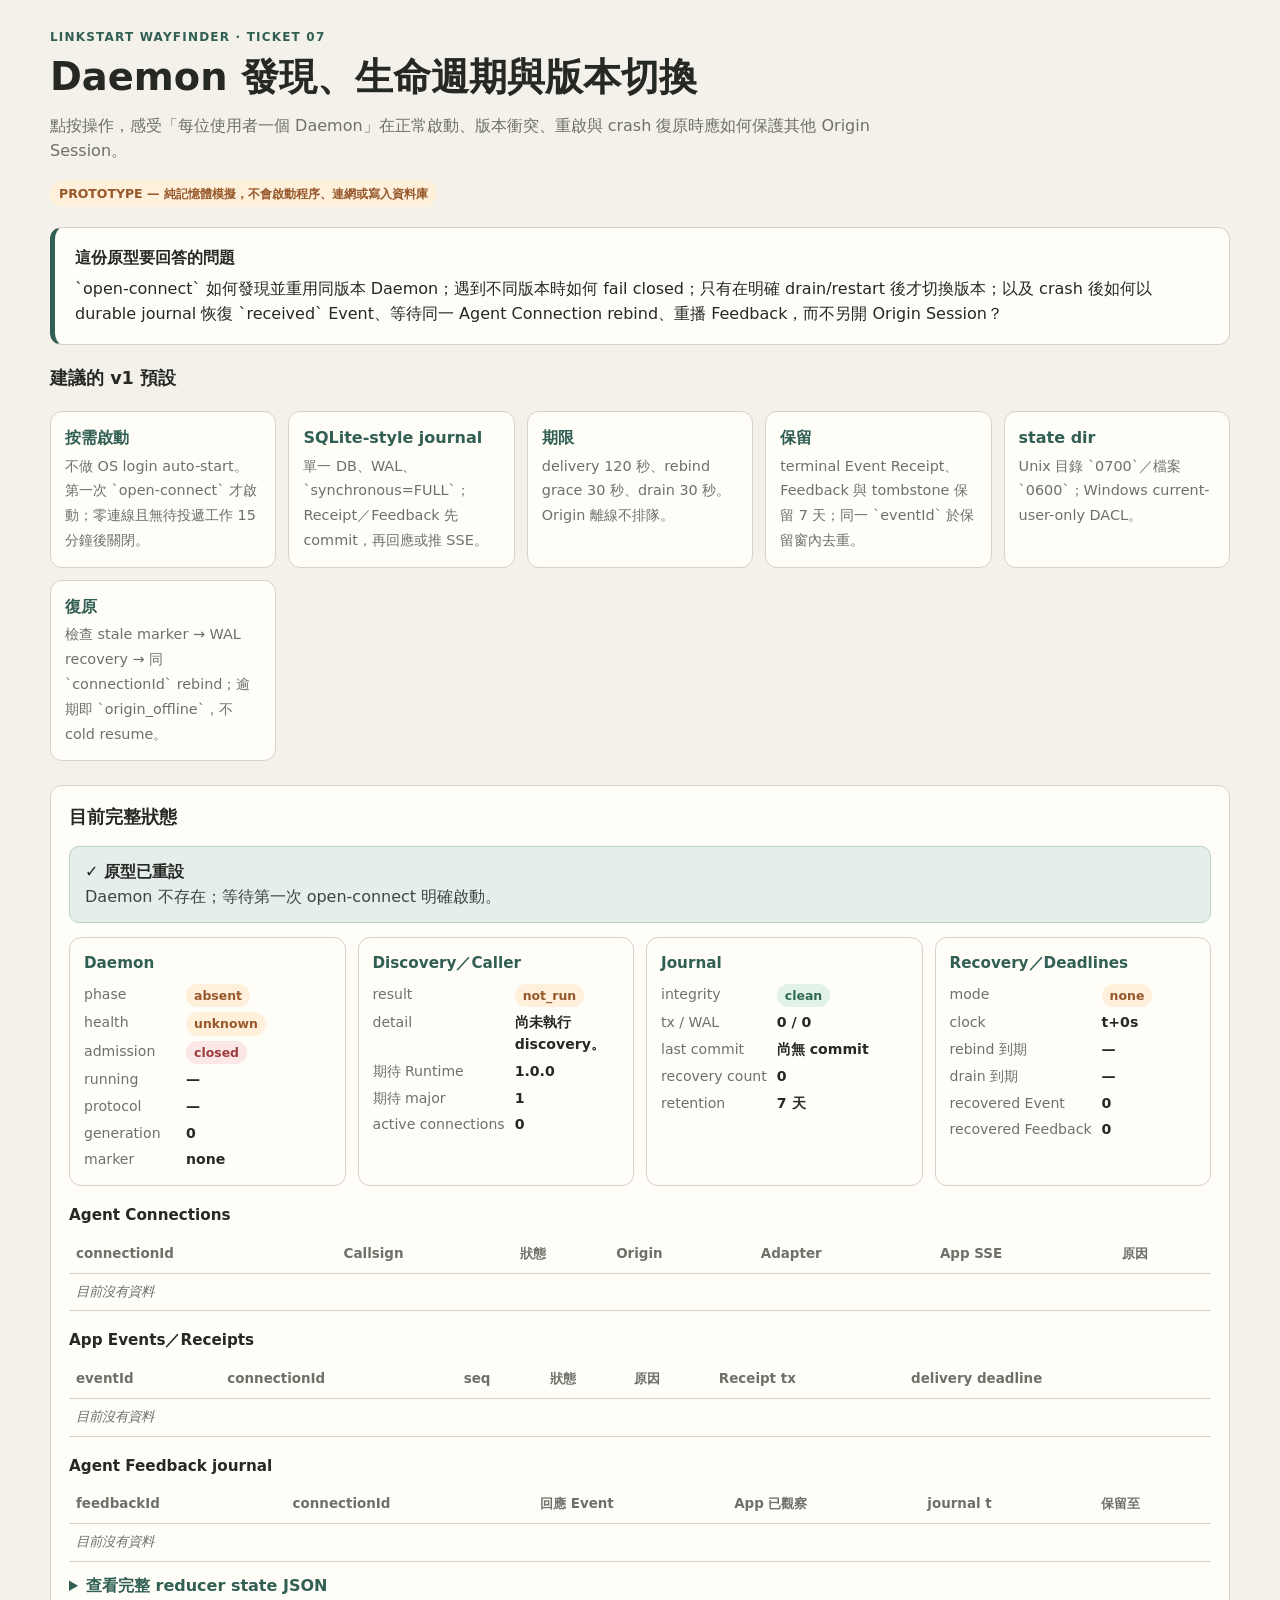
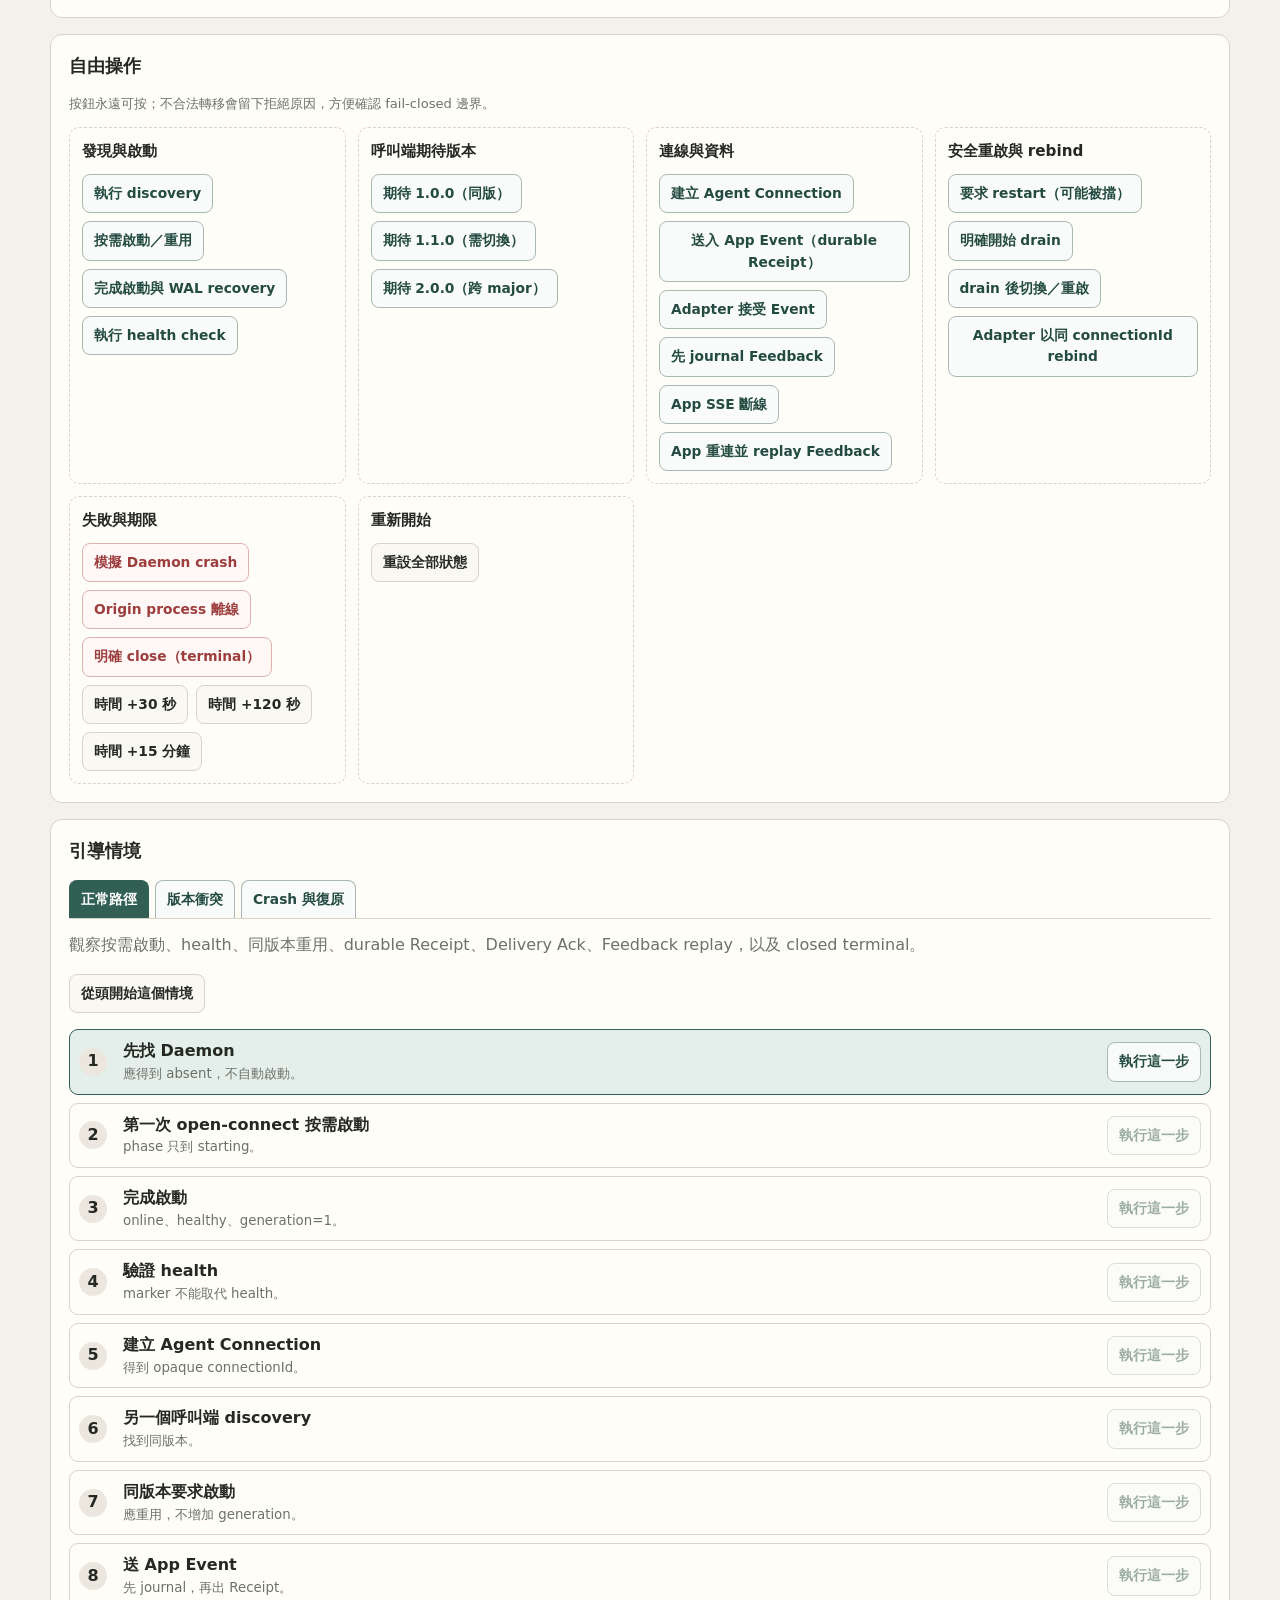
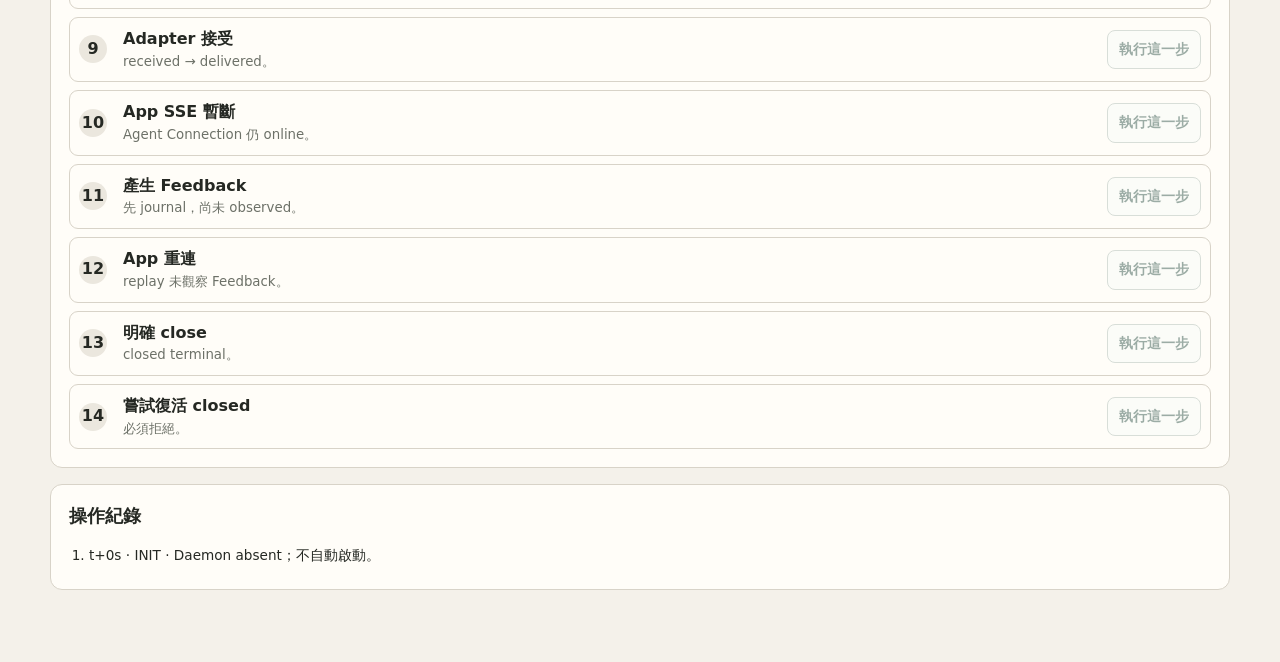
<file: .claude/wayfinder/linkstart-v1-formal-release/prototypes/07-daemon-lifecycle.html>
<!doctype html>
<html lang="zh-Hant">
<head>
  <meta charset="utf-8">
  <meta name="viewport" content="width=device-width, initial-scale=1">
  <title>LinkStart Daemon 生命週期原型</title>
  <style>
    :root {
      --bg: #f4f1ea;
      --paper: #fffdf8;
      --ink: #252823;
      --muted: #6d7168;
      --line: #d8d3c8;
      --accent: #315f53;
      --accent-soft: #e4eeea;
      --warn: #96582a;
      --warn-soft: #fff0dc;
      --bad: #9d3d3d;
      --bad-soft: #fbe7e5;
      --ok: #2f6b4f;
      --ok-soft: #e3f2e8;
      --code: #1f2824;
    }

    * { box-sizing: border-box; }
    body {
      margin: 0;
      background: var(--bg);
      color: var(--ink);
      font-family: ui-sans-serif, system-ui, -apple-system, BlinkMacSystemFont, "Segoe UI", "Noto Sans TC", sans-serif;
      line-height: 1.55;
    }
    main { width: min(1180px, calc(100% - 32px)); margin: 0 auto; padding: 28px 0 72px; }
    h1, h2, h3, p { margin-top: 0; }
    h1 { font-size: clamp(1.65rem, 4vw, 2.4rem); margin-bottom: 8px; }
    h2 { font-size: 1.1rem; margin-bottom: 14px; }
    h3 { font-size: .95rem; margin-bottom: 8px; }
    code { font-family: ui-monospace, SFMono-Regular, Menlo, Consolas, monospace; }
    .eyebrow { color: var(--accent); font-weight: 800; letter-spacing: .1em; font-size: .75rem; text-transform: uppercase; }
    .lead { color: var(--muted); max-width: 900px; }
    .question {
      background: var(--paper);
      border: 1px solid var(--line);
      border-left: 5px solid var(--accent);
      border-radius: 12px;
      padding: 18px 20px;
      margin: 20px 0;
    }
    .question strong { display: block; margin-bottom: 6px; }
    .prototype-mark { display: inline-block; padding: 4px 9px; border-radius: 999px; background: var(--warn-soft); color: var(--warn); font-weight: 800; font-size: .78rem; }
    .defaults, .grid, .controls-grid { display: grid; gap: 12px; }
    .defaults { grid-template-columns: repeat(auto-fit, minmax(210px, 1fr)); margin: 18px 0 24px; }
    .default-card, .card, section.panel {
      background: var(--paper);
      border: 1px solid var(--line);
      border-radius: 12px;
    }
    .default-card { padding: 14px; }
    .default-card b { display: block; color: var(--accent); margin-bottom: 3px; }
    .default-card span { color: var(--muted); font-size: .9rem; }
    section.panel { padding: 18px; margin-top: 16px; }
    .result {
      border-radius: 10px;
      padding: 13px 15px;
      margin-bottom: 14px;
      background: var(--accent-soft);
      border: 1px solid #b8d2c8;
    }
    .result.rejected { background: var(--bad-soft); border-color: #e4b7b2; color: #6d2626; }
    .result .action { font-weight: 800; }
    .result .detail { color: inherit; opacity: .85; }
    .grid { grid-template-columns: repeat(auto-fit, minmax(235px, 1fr)); }
    .card { padding: 14px; min-height: 148px; }
    .card h3 { color: var(--accent); }
    dl { display: grid; grid-template-columns: minmax(92px, auto) 1fr; gap: 5px 10px; margin: 0; font-size: .88rem; }
    dt { color: var(--muted); }
    dd { margin: 0; font-weight: 650; overflow-wrap: anywhere; }
    .pill { display: inline-block; border-radius: 999px; padding: 2px 8px; font-size: .78rem; font-weight: 800; background: #ece9e1; }
    .pill.ok { color: var(--ok); background: var(--ok-soft); }
    .pill.warn { color: var(--warn); background: var(--warn-soft); }
    .pill.bad { color: var(--bad); background: var(--bad-soft); }
    .controls-grid { grid-template-columns: repeat(auto-fit, minmax(255px, 1fr)); }
    .control-group { border: 1px dashed var(--line); border-radius: 10px; padding: 12px; }
    .control-group h3 { margin-bottom: 10px; }
    .buttons { display: flex; flex-wrap: wrap; gap: 8px; }
    button {
      appearance: none;
      border: 1px solid #a9b9b2;
      background: #f8fbf9;
      color: #244b41;
      border-radius: 8px;
      padding: 8px 11px;
      font: inherit;
      font-size: .86rem;
      font-weight: 700;
      cursor: pointer;
    }
    button:hover { border-color: var(--accent); background: var(--accent-soft); }
    button.secondary { color: var(--ink); border-color: var(--line); background: #faf8f3; }
    button.danger { color: var(--bad); border-color: #ddb1ad; background: #fff8f7; }
    button:disabled { cursor: not-allowed; opacity: .45; }
    .tabs { display: flex; flex-wrap: wrap; gap: 6px; border-bottom: 1px solid var(--line); margin-bottom: 14px; }
    .tab { border-radius: 8px 8px 0 0; border-bottom: none; }
    .tab.active { background: var(--accent); color: white; border-color: var(--accent); }
    .scenario-intro { color: var(--muted); }
    .steps { display: grid; gap: 8px; }
    .step { display: grid; grid-template-columns: 34px minmax(0, 1fr) auto; gap: 10px; align-items: center; border: 1px solid var(--line); border-radius: 9px; padding: 9px; }
    .step.current { border-color: var(--accent); background: var(--accent-soft); }
    .step.done { opacity: .63; }
    .step-number { width: 28px; height: 28px; border-radius: 50%; display: grid; place-items: center; background: #ebe7de; font-weight: 800; }
    .step small { display: block; color: var(--muted); }
    .table-wrap { overflow-x: auto; }
    table { width: 100%; border-collapse: collapse; font-size: .84rem; }
    th, td { text-align: left; border-bottom: 1px solid var(--line); padding: 8px 7px; white-space: nowrap; }
    th { color: var(--muted); font-weight: 750; }
    .empty { color: var(--muted); font-style: italic; }
    details { margin-top: 12px; }
    summary { cursor: pointer; color: var(--accent); font-weight: 750; }
    pre {
      overflow: auto;
      max-height: 480px;
      background: var(--code);
      color: #e9f0ec;
      padding: 14px;
      border-radius: 9px;
      font: 12px/1.5 ui-monospace, SFMono-Regular, Menlo, Consolas, monospace;
    }
    .log { margin: 0; padding-left: 20px; max-height: 230px; overflow: auto; font-size: .85rem; }
    .log li { margin-bottom: 5px; }
    .note { font-size: .82rem; color: var(--muted); }
    @media (max-width: 650px) {
      main { width: min(100% - 20px, 1180px); padding-top: 18px; }
      .step { grid-template-columns: 30px 1fr; }
      .step button { grid-column: 2; justify-self: start; }
    }
  </style>
</head>
<body>
<main>
  <div class="eyebrow">LinkStart Wayfinder · Ticket 07</div>
  <h1>Daemon 發現、生命週期與版本切換</h1>
  <p class="lead">點按操作，感受「每位使用者一個 Daemon」在正常啟動、版本衝突、重啟與 crash 復原時應如何保護其他 Origin Session。</p>
  <span class="prototype-mark">PROTOTYPE — 純記憶體模擬，不會啟動程序、連網或寫入資料庫</span>

  <div class="question">
    <strong>這份原型要回答的問題</strong>
    `open-connect` 如何發現並重用同版本 Daemon；遇到不同版本時如何 fail closed；只有在明確 drain/restart 後才切換版本；以及 crash 後如何以 durable journal 恢復 `received` Event、等待同一 Agent Connection rebind、重播 Feedback，而不另開 Origin Session？
  </div>

  <h2>建議的 v1 預設</h2>
  <div class="defaults">
    <div class="default-card"><b>按需啟動</b><span>不做 OS login auto-start。第一次 `open-connect` 才啟動；零連線且無待投遞工作 15 分鐘後關閉。</span></div>
    <div class="default-card"><b>SQLite-style journal</b><span>單一 DB、WAL、`synchronous=FULL`；Receipt／Feedback 先 commit，再回應或推 SSE。</span></div>
    <div class="default-card"><b>期限</b><span>delivery 120 秒、rebind grace 30 秒、drain 30 秒。Origin 離線不排隊。</span></div>
    <div class="default-card"><b>保留</b><span>terminal Event Receipt、Feedback 與 tombstone 保留 7 天；同一 `eventId` 於保留窗內去重。</span></div>
    <div class="default-card"><b>state dir</b><span>Unix 目錄 `0700`／檔案 `0600`；Windows current-user-only DACL。</span></div>
    <div class="default-card"><b>復原</b><span>檢查 stale marker → WAL recovery → 同 `connectionId` rebind；逾期即 `origin_offline`，不 cold resume。</span></div>
  </div>

  <section class="panel" aria-labelledby="state-title">
    <h2 id="state-title">目前完整狀態</h2>
    <div id="last-result" class="result"></div>
    <div id="state-cards" class="grid"></div>

    <h3 style="margin-top:18px">Agent Connections</h3>
    <div class="table-wrap"><table id="connections-table"></table></div>
    <h3 style="margin-top:18px">App Events／Receipts</h3>
    <div class="table-wrap"><table id="events-table"></table></div>
    <h3 style="margin-top:18px">Agent Feedback journal</h3>
    <div class="table-wrap"><table id="feedback-table"></table></div>

    <details>
      <summary>查看完整 reducer state JSON</summary>
      <pre id="state-json"></pre>
    </details>
  </section>

  <section class="panel">
    <h2>自由操作</h2>
    <p class="note">按鈕永遠可按；不合法轉移會留下拒絕原因，方便確認 fail-closed 邊界。</p>
    <div class="controls-grid">
      <div class="control-group">
        <h3>發現與啟動</h3>
        <div class="buttons">
          <button data-action="DISCOVER">執行 discovery</button>
          <button data-action="START">按需啟動／重用</button>
          <button data-action="COMPLETE_START">完成啟動與 WAL recovery</button>
          <button data-action="HEALTH_CHECK">執行 health check</button>
        </div>
      </div>
      <div class="control-group">
        <h3>呼叫端期待版本</h3>
        <div class="buttons">
          <button data-action="SET_VERSION" data-version="1.0.0" data-major="1">期待 1.0.0（同版）</button>
          <button data-action="SET_VERSION" data-version="1.1.0" data-major="1">期待 1.1.0（需切換）</button>
          <button data-action="SET_VERSION" data-version="2.0.0" data-major="2">期待 2.0.0（跨 major）</button>
        </div>
      </div>
      <div class="control-group">
        <h3>連線與資料</h3>
        <div class="buttons">
          <button data-action="OPEN_CONNECTION">建立 Agent Connection</button>
          <button data-action="SUBMIT_EVENT">送入 App Event（durable Receipt）</button>
          <button data-action="ACCEPT_EVENT">Adapter 接受 Event</button>
          <button data-action="WRITE_FEEDBACK">先 journal Feedback</button>
          <button data-action="APP_DISCONNECT">App SSE 斷線</button>
          <button data-action="APP_RECONNECT">App 重連並 replay Feedback</button>
        </div>
      </div>
      <div class="control-group">
        <h3>安全重啟與 rebind</h3>
        <div class="buttons">
          <button data-action="REQUEST_RESTART">要求 restart（可能被擋）</button>
          <button data-action="BEGIN_DRAIN">明確開始 drain</button>
          <button data-action="RESTART_AFTER_DRAIN">drain 後切換／重啟</button>
          <button data-action="REBIND">Adapter 以同 connectionId rebind</button>
        </div>
      </div>
      <div class="control-group">
        <h3>失敗與期限</h3>
        <div class="buttons">
          <button class="danger" data-action="CRASH">模擬 Daemon crash</button>
          <button class="danger" data-action="ORIGIN_OFFLINE">Origin process 離線</button>
          <button class="danger" data-action="CLOSE_CONNECTION">明確 close（terminal）</button>
          <button class="secondary" data-action="ADVANCE" data-seconds="30">時間 +30 秒</button>
          <button class="secondary" data-action="ADVANCE" data-seconds="120">時間 +120 秒</button>
          <button class="secondary" data-action="ADVANCE" data-seconds="900">時間 +15 分鐘</button>
        </div>
      </div>
      <div class="control-group">
        <h3>重新開始</h3>
        <div class="buttons"><button class="secondary" data-action="RESET">重設全部狀態</button></div>
      </div>
    </div>
  </section>

  <section class="panel">
    <h2>引導情境</h2>
    <div id="scenario-tabs" class="tabs"></div>
    <div id="scenario-body"></div>
  </section>

  <section class="panel">
    <h2>操作紀錄</h2>
    <ol id="event-log" class="log"></ol>
  </section>
</main>

<script>
/*
 * 可攜式邏輯核心：無 DOM、無 timer、無 IO。
 * reduce(state, action) 對同一輸入永遠產生同一輸出。
 */
const DaemonMachine = (() => {
  const DEFAULTS = Object.freeze({
    daemonPolicy: 'on-demand；不做 OS login auto-start',
    idleShutdownSec: 900,
    deliveryDeadlineSec: 120,
    rebindGraceSec: 30,
    drainDeadlineSec: 30,
    retentionSec: 604800,
    journal: 'SQLite / WAL / synchronous=FULL / receipt-first commit',
    unixPermissions: 'state dir 0700；DB/WAL/lock 0600',
    windowsPermissions: 'current-user-only DACL',
  });

  const clone = value => JSON.parse(JSON.stringify(value));

  function initialState() {
    return {
      defaults: DEFAULTS,
      clockSec: 0,
      requested: { runtimeVersion: '1.0.0', protocolMajor: 1 },
      daemon: {
        phase: 'absent',
        installedVersion: '1.0.0',
        runningVersion: null,
        runningProtocolMajor: null,
        targetVersion: null,
        targetProtocolMajor: null,
        generation: 0,
        admission: 'closed',
        health: 'unknown',
        marker: 'none',
        bootMode: null,
        idleShutdownAt: null,
      },
      discovery: { status: 'not_run', detail: '尚未執行 discovery。' },
      journal: {
        engine: DEFAULTS.journal,
        transactionSeq: 0,
        walFrames: 0,
        integrity: 'clean',
        recoveryRequired: false,
        recoveryCount: 0,
        lastCommit: '尚無 commit',
      },
      recovery: {
        mode: 'none',
        rebindDeadlineAt: null,
        drainDeadlineAt: null,
        recoveredReceivedEvents: 0,
        recoveredFeedback: 0,
      },
      counters: { connection: 0, event: 0, feedback: 0 },
      connections: [],
      events: [],
      feedback: [],
      lastAction: {
        type: 'INIT',
        accepted: true,
        summary: '原型已重設',
        detail: 'Daemon 不存在；等待第一次 open-connect 明確啟動。',
      },
      log: ['t+0s · INIT · Daemon absent；不自動啟動。'],
    };
  }

  function commit(s, reason) {
    s.journal.transactionSeq += 1;
    s.journal.walFrames += 1;
    s.journal.lastCommit = `tx-${String(s.journal.transactionSeq).padStart(3, '0')} · ${reason}`;
  }

  function finish(s, action, accepted, summary, detail) {
    s.lastAction = { type: action.type, accepted, summary, detail };
    s.log.unshift(`t+${s.clockSec}s · ${action.type} · ${accepted ? 'ACCEPT' : 'REJECT'} · ${summary}`);
    s.log = s.log.slice(0, 40);
    return s;
  }

  const activeConnections = s => s.connections.filter(c => c.status === 'online');
  const reconnectingConnections = s => s.connections.filter(c => c.status === 'reconnecting');
  const firstConnection = (s, statuses) => s.connections.find(c => statuses.includes(c.status));
  const firstReceived = s => s.events.find(e => e.status === 'received');

  function scheduleIdleIfEligible(s) {
    const live = s.connections.some(c => ['online', 'reconnecting'].includes(c.status));
    const pending = s.events.some(e => e.status === 'received');
    s.daemon.idleShutdownAt = s.daemon.phase === 'online' && !live && !pending
      ? s.clockSec + DEFAULTS.idleShutdownSec
      : null;
  }

  function expireDeadlines(s) {
    for (const event of s.events) {
      if (event.status === 'received' && s.clockSec >= event.deliveryDeadlineAt) {
        event.status = 'failed';
        event.reason = 'delivery_timeout';
        commit(s, `${event.eventId} → failed(delivery_timeout)`);
      }
    }

    if (s.recovery.rebindDeadlineAt !== null && s.clockSec >= s.recovery.rebindDeadlineAt) {
      for (const conn of reconnectingConnections(s)) {
        conn.status = 'offline';
        conn.reason = 'rebind_deadline_expired';
      }
      for (const event of s.events) {
        if (event.status === 'received') {
          event.status = 'failed';
          event.reason = 'origin_offline';
          commit(s, `${event.eventId} → failed(origin_offline)`);
        }
      }
      s.recovery.rebindDeadlineAt = null;
      s.recovery.mode = 'failed_closed';
    }

    scheduleIdleIfEligible(s);
    if (s.daemon.idleShutdownAt !== null && s.clockSec >= s.daemon.idleShutdownAt) {
      s.daemon.phase = 'absent';
      s.daemon.runningVersion = null;
      s.daemon.runningProtocolMajor = null;
      s.daemon.health = 'unknown';
      s.daemon.marker = 'none';
      s.daemon.admission = 'closed';
      s.daemon.idleShutdownAt = null;
      s.discovery = { status: 'absent', detail: '符合 idle shutdown：零連線且無 received Event。' };
    }
  }

  function reduce(state, action) {
    if (action.type === 'RESET') return initialState();
    const s = clone(state);

    switch (action.type) {
      case 'SET_VERSION': {
        s.requested = { runtimeVersion: action.version, protocolMajor: action.protocolMajor };
        return finish(s, action, true, `呼叫端現在期待 Runtime ${action.version}`, `protocol major = ${action.protocolMajor}；尚未改動既有 Daemon。`);
      }

      case 'DISCOVER': {
        if (s.daemon.phase === 'absent') {
          s.discovery = { status: 'absent', detail: '沒有 live marker；可由 open-connect 按需啟動。' };
        } else if (s.daemon.phase === 'crashed') {
          s.discovery = { status: 'stale', detail: '找到 stale marker；下次啟動必須先做 WAL recovery。' };
        } else if (['starting', 'draining'].includes(s.daemon.phase)) {
          s.discovery = { status: 'busy', detail: `Daemon 正在 ${s.daemon.phase}，不可另開第二個。` };
        } else if (s.daemon.runningVersion === s.requested.runtimeVersion) {
          s.discovery = { status: 'found_same_version', detail: `找到同版本 ${s.daemon.runningVersion}；應重用 generation ${s.daemon.generation}。` };
        } else {
          s.discovery = {
            status: 'incompatible_version',
            detail: `現有 ${s.daemon.runningVersion}，呼叫端要求 ${s.requested.runtimeVersion}；禁止自動 restart。`,
          };
        }
        return finish(s, action, true, `discovery：${s.discovery.status}`, s.discovery.detail);
      }

      case 'START': {
        if (s.daemon.phase === 'online') {
          if (s.daemon.runningVersion === s.requested.runtimeVersion) {
            return finish(s, action, true, '重用同版本 Daemon', `generation 仍為 ${s.daemon.generation}，沒有啟動第二個 process。`);
          }
          return finish(s, action, false, '版本不相容，fail closed', `現有 ${s.daemon.runningVersion}；要求 ${s.requested.runtimeVersion}。請先明確 drain/restart。`);
        }
        if (!['absent', 'crashed'].includes(s.daemon.phase)) {
          return finish(s, action, false, '目前不能啟動', `Daemon phase=${s.daemon.phase}。`);
        }
        s.daemon.phase = 'starting';
        s.daemon.targetVersion = s.requested.runtimeVersion;
        s.daemon.targetProtocolMajor = s.requested.protocolMajor;
        s.daemon.bootMode = s.journal.recoveryRequired ? 'crash-recovery' : 'on-demand';
        s.daemon.admission = 'closed';
        s.daemon.health = 'starting';
        return finish(s, action, true, `進入 starting（${s.daemon.bootMode}）`, '鎖住 per-user marker；完成啟動前不接受新 App Event。');
      }

      case 'COMPLETE_START': {
        if (s.daemon.phase !== 'starting') return finish(s, action, false, '沒有待完成的啟動', `Daemon phase=${s.daemon.phase}。`);
        s.daemon.phase = 'online';
        s.daemon.runningVersion = s.daemon.targetVersion;
        s.daemon.runningProtocolMajor = s.daemon.targetProtocolMajor;
        s.daemon.installedVersion = s.daemon.targetVersion;
        s.daemon.generation += 1;
        s.daemon.marker = `live:g${s.daemon.generation}`;
        s.daemon.health = 'healthy';
        s.daemon.admission = 'open';
        if (s.journal.recoveryRequired) {
          s.journal.recoveryRequired = false;
          s.journal.integrity = 'clean_after_wal_recovery';
          s.journal.recoveryCount += 1;
          s.recovery.mode = 'awaiting_rebind';
          s.recovery.recoveredReceivedEvents = s.events.filter(e => e.status === 'received').length;
          s.recovery.recoveredFeedback = s.feedback.filter(f => !f.observed).length;
        }
        if (reconnectingConnections(s).length) {
          s.recovery.mode = 'awaiting_rebind';
          s.recovery.rebindDeadlineAt = s.clockSec + DEFAULTS.rebindGraceSec;
        } else {
          s.recovery.mode = 'none';
        }
        scheduleIdleIfEligible(s);
        return finish(s, action, true, `Daemon ${s.daemon.runningVersion} online`, s.recovery.mode === 'awaiting_rebind' ? `journal 已復原；同 connectionId 有 ${DEFAULTS.rebindGraceSec} 秒 rebind。` : 'health healthy；可接受新連線。');
      }

      case 'HEALTH_CHECK': {
        const healthy = s.daemon.phase === 'online' && s.daemon.marker.startsWith('live:');
        s.daemon.health = healthy ? 'healthy' : s.daemon.phase === 'crashed' ? 'unreachable' : 'not_ready';
        return finish(s, action, healthy, `health=${s.daemon.health}`, healthy ? `Runtime ${s.daemon.runningVersion}、protocol ${s.daemon.runningProtocolMajor}、journal ${s.journal.integrity}。` : '不可將 discovery marker 當成健康證明。');
      }

      case 'OPEN_CONNECTION': {
        if (s.daemon.phase !== 'online' || s.daemon.admission !== 'open') return finish(s, action, false, 'Daemon 未開放新連線', `phase=${s.daemon.phase}，admission=${s.daemon.admission}。`);
        if (s.daemon.runningVersion !== s.requested.runtimeVersion) return finish(s, action, false, 'Runtime exact version mismatch', `現有 ${s.daemon.runningVersion}；要求 ${s.requested.runtimeVersion}。`);
        s.counters.connection += 1;
        const id = `conn-${String(s.counters.connection).padStart(3, '0')}`;
        s.connections.push({
          connectionId: id,
          callsign: `LS-${String(s.counters.connection).padStart(2, '0')}`,
          status: 'online',
          originOnline: true,
          protocolMajor: s.requested.protocolMajor,
          adapterVersion: s.requested.runtimeVersion,
          appConnected: true,
          reason: null,
          lastFeedbackCursor: 0,
        });
        s.daemon.idleShutdownAt = null;
        return finish(s, action, true, `建立 ${id}`, 'Callsign 只供顯示；routing 與 rebind 使用 opaque connectionId。');
      }

      case 'SUBMIT_EVENT': {
        const conn = firstConnection(s, ['online']);
        if (s.daemon.phase !== 'online' || s.daemon.admission !== 'open' || !conn) return finish(s, action, false, '拒絕收件', '必須有 healthy Daemon 與 online Agent Connection；offline 時不排隊。');
        s.counters.event += 1;
        const eventId = `event-${String(s.counters.event).padStart(3, '0')}`;
        s.events.push({
          eventId,
          connectionId: conn.connectionId,
          sequence: s.counters.event,
          status: 'received',
          reason: null,
          receiptTx: s.journal.transactionSeq + 1,
          receivedAt: s.clockSec,
          deliveryDeadlineAt: s.clockSec + DEFAULTS.deliveryDeadlineSec,
        });
        commit(s, `${eventId} durable receipt`);
        return finish(s, action, true, `${eventId} 已 durable received`, `先 commit tx，再回 Receipt；delivery deadline 為 t+${s.clockSec + DEFAULTS.deliveryDeadlineSec}s。`);
      }

      case 'ACCEPT_EVENT': {
        const event = firstReceived(s);
        if (!event) return finish(s, action, false, '沒有 received Event', '只有 adapter 真正接受後才能產生 Delivery Ack。');
        const conn = s.connections.find(c => c.connectionId === event.connectionId);
        if (!conn || conn.status !== 'online') return finish(s, action, false, 'Adapter 尚未 online', 'Event 保持 received；不可假裝 delivered。');
        event.status = 'delivered';
        event.reason = null;
        commit(s, `${event.eventId} → delivered`);
        scheduleIdleIfEligible(s);
        return finish(s, action, true, `${event.eventId} delivered`, '這只代表 Adapter 接受，不代表模型 processing-complete。');
      }

      case 'WRITE_FEEDBACK': {
        const conn = firstConnection(s, ['online', 'reconnecting']);
        if (!conn) return finish(s, action, false, '沒有可關聯的 Agent Connection', 'closed/offline connection 不可新增 Feedback。');
        s.counters.feedback += 1;
        const feedbackId = `feedback-${String(s.counters.feedback).padStart(3, '0')}`;
        const related = [...s.events].reverse().find(e => e.connectionId === conn.connectionId);
        s.feedback.push({
          feedbackId,
          connectionId: conn.connectionId,
          inReplyToEventId: related?.eventId ?? null,
          observed: conn.appConnected,
          journaledAt: s.clockSec,
          retainUntil: s.clockSec + DEFAULTS.retentionSec,
        });
        commit(s, `${feedbackId} journaled before SSE`);
        if (conn.appConnected) conn.lastFeedbackCursor = s.counters.feedback;
        return finish(s, action, true, `${feedbackId} 已先寫 journal`, conn.appConnected ? 'App 在線，SSE 可立即觀察。' : 'App 離線，保留至重連 replay。');
      }

      case 'APP_DISCONNECT': {
        const conn = firstConnection(s, ['online', 'reconnecting']);
        if (!conn) return finish(s, action, false, '沒有 App Instance 可斷線', 'Agent Connection 狀態不因單純 SSE 斷線而改綁。');
        conn.appConnected = false;
        return finish(s, action, true, `${conn.connectionId} 的 App SSE 已斷線`, '後續 Feedback 仍先 journal；App 重連時以 cursor replay。');
      }

      case 'APP_RECONNECT': {
        const conn = firstConnection(s, ['online', 'reconnecting']);
        if (!conn) return finish(s, action, false, '沒有可重連的 App Instance', 'closed connection 的 capability 已撤銷。');
        conn.appConnected = true;
        let replayed = 0;
        for (const item of s.feedback) {
          if (item.connectionId === conn.connectionId && !item.observed) {
            item.observed = true;
            replayed += 1;
          }
        }
        conn.lastFeedbackCursor = s.counters.feedback;
        return finish(s, action, true, `App 重連，replay ${replayed} 則 Feedback`, 'SSE cursor 只做 transport replay，不取代 feedbackId。');
      }

      case 'REQUEST_RESTART': {
        if (s.daemon.phase !== 'online') return finish(s, action, false, 'Daemon 不是可 restart 的 online 狀態', `phase=${s.daemon.phase}。`);
        const count = activeConnections(s).length;
        if (count > 0) return finish(s, action, false, `restart 被 ${count} 個 active connection 擋下`, '禁止自動中斷其他 session；請先明確 drain。');
        s.daemon.phase = 'starting';
        s.daemon.targetVersion = s.requested.runtimeVersion;
        s.daemon.targetProtocolMajor = s.requested.protocolMajor;
        s.daemon.bootMode = 'explicit-restart';
        s.daemon.admission = 'closed';
        return finish(s, action, true, '沒有 active connection，開始 explicit restart', 'journal 保留；完成啟動後再接受新 work。');
      }

      case 'BEGIN_DRAIN': {
        if (s.daemon.phase !== 'online') return finish(s, action, false, '只有 online Daemon 可 drain', `phase=${s.daemon.phase}。`);
        s.daemon.phase = 'draining';
        s.daemon.admission = 'closed';
        s.recovery.mode = 'draining';
        s.recovery.drainDeadlineAt = s.clockSec + DEFAULTS.drainDeadlineSec;
        for (const conn of activeConnections(s)) {
          conn.status = 'reconnecting';
          conn.reason = 'explicit_drain';
        }
        return finish(s, action, true, '進入 draining', `停止新 Receipt；保存 journal；drain deadline=t+${s.recovery.drainDeadlineAt}s。`);
      }

      case 'RESTART_AFTER_DRAIN': {
        if (s.daemon.phase !== 'draining') return finish(s, action, false, '必須先明確 drain', '版本切換不能繞過 active connection gate。');
        s.daemon.phase = 'starting';
        s.daemon.targetVersion = s.requested.runtimeVersion;
        s.daemon.targetProtocolMajor = s.requested.protocolMajor;
        s.daemon.bootMode = 'drain-version-switch';
        s.daemon.health = 'starting';
        s.daemon.marker = 'switching';
        s.recovery.drainDeadlineAt = null;
        s.journal.recoveryRequired = true;
        return finish(s, action, true, `明確切換至 ${s.requested.runtimeVersion}`, '不是自動 restart；既有 connection 只能在 protocol 相容時 rebind。');
      }

      case 'REBIND': {
        const conn = firstConnection(s, ['reconnecting']);
        if (!conn) {
          const closed = firstConnection(s, ['closed']);
          return finish(s, action, false, closed ? `${closed.connectionId} 已 closed，terminal 不可復活` : '沒有 reconnecting connection', '必須建立新 Agent Connection，不能重用已撤銷 capability。');
        }
        if (s.daemon.phase !== 'online') return finish(s, action, false, 'Daemon 尚未 online', '保持 reconnecting。');
        if (!conn.originOnline) return finish(s, action, false, 'Origin process offline', '不 cold resume、不建立替代 session。');
        if (conn.protocolMajor !== s.daemon.runningProtocolMajor) {
          conn.status = 'offline';
          conn.reason = 'protocol_major_mismatch';
          for (const event of s.events) {
            if (event.connectionId === conn.connectionId && event.status === 'received') {
              event.status = 'failed'; event.reason = 'origin_offline'; commit(s, `${event.eventId} → failed(origin_offline)`);
            }
          }
          return finish(s, action, false, 'protocol major 不相容，fail closed', '舊 connection 不可 rebind 到新 major。');
        }
        conn.status = 'online';
        conn.adapterVersion = s.daemon.runningVersion;
        conn.reason = null;
        s.recovery.rebindDeadlineAt = reconnectingConnections(s).length ? s.recovery.rebindDeadlineAt : null;
        s.recovery.mode = reconnectingConnections(s).length ? 'awaiting_rebind' : 'rebound';
        s.daemon.idleShutdownAt = null;
        return finish(s, action, true, `${conn.connectionId} rebind 成功`, `同一 connectionId、同一 Origin Session；adapter version 更新為 ${conn.adapterVersion}。`);
      }

      case 'CRASH': {
        if (!['online', 'draining'].includes(s.daemon.phase)) return finish(s, action, false, '目前沒有可 crash 的 live Daemon', `phase=${s.daemon.phase}。`);
        s.daemon.phase = 'crashed';
        s.daemon.health = 'unreachable';
        s.daemon.admission = 'closed';
        s.daemon.marker = `stale:g${s.daemon.generation}`;
        s.journal.integrity = 'wal_needs_recovery';
        s.journal.recoveryRequired = true;
        s.recovery.mode = 'daemon_crashed';
        s.recovery.rebindDeadlineAt = null;
        for (const conn of activeConnections(s)) {
          conn.status = 'reconnecting';
          conn.reason = 'daemon_crash';
        }
        return finish(s, action, true, 'Daemon crash；durable journal 保留', 'online connections → reconnecting；received Event 與未觀察 Feedback 不遺失。');
      }

      case 'ORIGIN_OFFLINE': {
        const conn = firstConnection(s, ['online', 'reconnecting']);
        if (!conn) return finish(s, action, false, '沒有可標記 offline 的 Origin', 'closed terminal 不再轉移。');
        conn.status = 'offline';
        conn.originOnline = false;
        conn.reason = 'origin_process_offline';
        for (const event of s.events) {
          if (event.connectionId === conn.connectionId && event.status === 'received') {
            event.status = 'failed';
            event.reason = 'origin_offline';
            commit(s, `${event.eventId} → failed(origin_offline)`);
          }
        }
        scheduleIdleIfEligible(s);
        return finish(s, action, true, `${conn.connectionId} → offline`, 'received Event 立即 failed(origin_offline)；不排隊等新 session。');
      }

      case 'CLOSE_CONNECTION': {
        const conn = s.connections.find(c => c.status !== 'closed');
        if (!conn) return finish(s, action, false, '沒有可 close 的 connection', 'closed 是 terminal。');
        conn.status = 'closed';
        conn.originOnline = false;
        conn.appConnected = false;
        conn.reason = 'explicit_close';
        for (const event of s.events) {
          if (event.connectionId === conn.connectionId && event.status === 'received') {
            event.status = 'failed'; event.reason = 'connection_closed'; commit(s, `${event.eventId} → failed(connection_closed)`);
          }
        }
        scheduleIdleIfEligible(s);
        return finish(s, action, true, `${conn.connectionId} → closed（terminal）`, 'capability 已撤銷；後續 rebind/request 全部 fail closed。');
      }

      case 'ADVANCE': {
        s.clockSec += action.seconds;
        expireDeadlines(s);
        return finish(s, action, true, `模擬時間前進 ${action.seconds} 秒`, `現在 t+${s.clockSec}s；已檢查 delivery、rebind 與 idle shutdown deadline。`);
      }

      default:
        return finish(s, action, false, '未知 action', String(action.type));
    }
  }

  return { DEFAULTS, initialState, reduce };
})();

// 以下只是 throwaway HTML shell。
let state = DaemonMachine.initialState();
let activeScenario = 'happy';
const scenarioProgress = { happy: 0, version: 0, crash: 0 };

const scenarios = {
  happy: {
    title: '正常路徑',
    intro: '觀察按需啟動、health、同版本重用、durable Receipt、Delivery Ack、Feedback replay，以及 closed terminal。',
    steps: [
      ['DISCOVER', '先找 Daemon', '應得到 absent，不自動啟動。'],
      ['START', '第一次 open-connect 按需啟動', 'phase 只到 starting。'],
      ['COMPLETE_START', '完成啟動', 'online、healthy、generation=1。'],
      ['HEALTH_CHECK', '驗證 health', 'marker 不能取代 health。'],
      ['OPEN_CONNECTION', '建立 Agent Connection', '得到 opaque connectionId。'],
      ['DISCOVER', '另一個呼叫端 discovery', '找到同版本。'],
      ['START', '同版本要求啟動', '應重用，不增加 generation。'],
      ['SUBMIT_EVENT', '送 App Event', '先 journal，再出 Receipt。'],
      ['ACCEPT_EVENT', 'Adapter 接受', 'received → delivered。'],
      ['APP_DISCONNECT', 'App SSE 暫斷', 'Agent Connection 仍 online。'],
      ['WRITE_FEEDBACK', '產生 Feedback', '先 journal，尚未 observed。'],
      ['APP_RECONNECT', 'App 重連', 'replay 未觀察 Feedback。'],
      ['CLOSE_CONNECTION', '明確 close', 'closed terminal。'],
      ['REBIND', '嘗試復活 closed', '必須拒絕。'],
    ],
  },
  version: {
    title: '版本衝突',
    intro: '觀察 exact-version mismatch 不會偷偷 restart；active connection 擋下 restart；只有明確 drain 後才能切換並 rebind。',
    steps: [
      ['START', '啟動 1.0.0', '進入 starting。'],
      ['COMPLETE_START', '1.0.0 online', 'generation=1。'],
      ['OPEN_CONNECTION', '建立既有 connection', '它綁定 protocol major 1。'],
      ['SET_VERSION_1_1', '新呼叫端期待 1.1.0', '只改期待值。'],
      ['DISCOVER', '發現 exact mismatch', '回 incompatible_version。'],
      ['START', '嘗試自動換版', 'fail closed。'],
      ['REQUEST_RESTART', '要求 restart', 'active connection 擋下。'],
      ['BEGIN_DRAIN', 'operator 明確 drain', '停止新 Receipt；connection → reconnecting。'],
      ['RESTART_AFTER_DRAIN', '明確切到 1.1.0', '保留 journal。'],
      ['COMPLETE_START', '完成 WAL recovery', 'online，等待 rebind 30 秒。'],
      ['REBIND', '同 connectionId rebind', 'protocol major 相容，恢復 online。'],
      ['HEALTH_CHECK', '新版本 health', '應為 healthy。'],
    ],
  },
  crash: {
    title: 'Crash 與復原',
    intro: '觀察 received Event 與未觀察 Feedback 留在 journal；stale discovery 後 recovery；同 connection rebind；Origin offline 不排隊。',
    steps: [
      ['START', '按需啟動', 'phase=starting。'],
      ['COMPLETE_START', 'Daemon online', 'journal clean。'],
      ['OPEN_CONNECTION', '建立 connection', 'Origin online。'],
      ['SUBMIT_EVENT', '建立 durable received Event', '尚未 delivered。'],
      ['APP_DISCONNECT', 'App SSE 斷線', '準備測 Feedback replay。'],
      ['WRITE_FEEDBACK', 'journal 未觀察 Feedback', '不依賴 SSE 在線。'],
      ['CRASH', 'Daemon crash', 'Event/Feedback 不消失。'],
      ['DISCOVER', '發現 stale marker', '必須 WAL recovery。'],
      ['START', '重新按需啟動', 'bootMode=crash-recovery。'],
      ['COMPLETE_START', '完成 WAL recovery', 'received Event 恢復，等待 rebind。'],
      ['REBIND', 'Adapter rebind', '同 connectionId online。'],
      ['ACCEPT_EVENT', '恢復投遞', '原 Event → delivered。'],
      ['APP_RECONNECT', 'App 重連', 'Feedback replay。'],
      ['SUBMIT_EVENT', '再收一個 Event', '先 durable received。'],
      ['ORIGIN_OFFLINE', 'Origin process 離線', 'Event → failed(origin_offline)，不排隊。'],
      ['CLOSE_CONNECTION', '明確 close', 'terminal。'],
      ['REBIND', '嘗試 rebind', 'terminal 必須拒絕。'],
    ],
  },
};

function scenarioAction(key) {
  if (key === 'SET_VERSION_1_1') return { type: 'SET_VERSION', version: '1.1.0', protocolMajor: 1 };
  return { type: key };
}

function dispatch(action) {
  state = DaemonMachine.reduce(state, action);
  render();
}

function pill(value) {
  const good = ['online', 'healthy', 'clean', 'clean_after_wal_recovery', 'found_same_version', 'delivered', 'rebound'];
  const bad = ['crashed', 'unreachable', 'offline', 'closed', 'failed', 'incompatible_version', 'failed_closed'];
  const cls = good.includes(value) ? 'ok' : bad.includes(value) ? 'bad' : 'warn';
  return `<span class="pill ${cls}">${value}</span>`;
}

function row(label, value) { return `<dt>${label}</dt><dd>${value ?? '—'}</dd>`; }

function renderCards() {
  const d = state.daemon, r = state.recovery, j = state.journal;
  const active = state.connections.filter(c => c.status === 'online').length;
  document.getElementById('state-cards').innerHTML = `
    <div class="card"><h3>Daemon</h3><dl>
      ${row('phase', pill(d.phase))}${row('health', pill(d.health))}${row('admission', pill(d.admission))}
      ${row('running', d.runningVersion)}${row('protocol', d.runningProtocolMajor)}${row('generation', d.generation)}${row('marker', d.marker)}
    </dl></div>
    <div class="card"><h3>Discovery／Caller</h3><dl>
      ${row('result', pill(state.discovery.status))}${row('detail', state.discovery.detail)}
      ${row('期待 Runtime', state.requested.runtimeVersion)}${row('期待 major', state.requested.protocolMajor)}${row('active connections', active)}
    </dl></div>
    <div class="card"><h3>Journal</h3><dl>
      ${row('integrity', pill(j.integrity))}${row('tx / WAL', `${j.transactionSeq} / ${j.walFrames}`)}${row('last commit', j.lastCommit)}
      ${row('recovery count', j.recoveryCount)}${row('retention', `${state.defaults.retentionSec / 86400} 天`)}
    </dl></div>
    <div class="card"><h3>Recovery／Deadlines</h3><dl>
      ${row('mode', pill(r.mode))}${row('clock', `t+${state.clockSec}s`)}${row('rebind 到期', r.rebindDeadlineAt === null ? '—' : `t+${r.rebindDeadlineAt}s`)}
      ${row('drain 到期', r.drainDeadlineAt === null ? '—' : `t+${r.drainDeadlineAt}s`)}${row('recovered Event', r.recoveredReceivedEvents)}${row('recovered Feedback', r.recoveredFeedback)}
    </dl></div>`;
}

function renderTable(id, headers, rows) {
  document.getElementById(id).innerHTML = `<thead><tr>${headers.map(h => `<th>${h}</th>`).join('')}</tr></thead><tbody>${rows.length ? rows.join('') : `<tr><td class="empty" colspan="${headers.length}">目前沒有資料</td></tr>`}</tbody>`;
}

function renderTables() {
  renderTable('connections-table', ['connectionId', 'Callsign', '狀態', 'Origin', 'Adapter', 'App SSE', '原因'], state.connections.map(c => `<tr>
    <td><code>${c.connectionId}</code></td><td>${c.callsign}</td><td>${pill(c.status)}</td><td>${c.originOnline ? 'online' : 'offline'}</td>
    <td>${c.adapterVersion} / p${c.protocolMajor}</td><td>${c.appConnected ? 'connected' : 'disconnected'}</td><td>${c.reason ?? '—'}</td></tr>`));
  renderTable('events-table', ['eventId', 'connectionId', 'seq', '狀態', '原因', 'Receipt tx', 'delivery deadline'], state.events.map(e => `<tr>
    <td><code>${e.eventId}</code></td><td>${e.connectionId}</td><td>${e.sequence}</td><td>${pill(e.status)}</td><td>${e.reason ?? '—'}</td><td>${e.receiptTx}</td><td>t+${e.deliveryDeadlineAt}s</td></tr>`));
  renderTable('feedback-table', ['feedbackId', 'connectionId', '回應 Event', 'App 已觀察', 'journal t', '保留至'], state.feedback.map(f => `<tr>
    <td><code>${f.feedbackId}</code></td><td>${f.connectionId}</td><td>${f.inReplyToEventId ?? '主動回報'}</td><td>${f.observed ? '是' : '否，待 replay'}</td><td>t+${f.journaledAt}s</td><td>t+${f.retainUntil}s</td></tr>`));
}

function renderScenarios() {
  document.getElementById('scenario-tabs').innerHTML = Object.entries(scenarios).map(([key, s]) => `<button class="tab ${key === activeScenario ? 'active' : ''}" data-scenario="${key}">${s.title}</button>`).join('');
  const scenario = scenarios[activeScenario];
  const progress = scenarioProgress[activeScenario];
  document.getElementById('scenario-body').innerHTML = `
    <p class="scenario-intro">${scenario.intro}</p>
    <p><button class="secondary" id="restart-scenario">從頭開始這個情境</button></p>
    <div class="steps">${scenario.steps.map((step, i) => `<div class="step ${i < progress ? 'done' : i === progress ? 'current' : ''}">
      <span class="step-number">${i + 1}</span><div><b>${step[1]}</b><small>${step[2]}</small></div>
      <button data-step="${i}" ${i !== progress ? 'disabled' : ''}>執行這一步</button></div>`).join('')}</div>`;

  document.querySelectorAll('[data-scenario]').forEach(btn => btn.addEventListener('click', () => {
    activeScenario = btn.dataset.scenario;
    renderScenarios();
  }));
  document.getElementById('restart-scenario').addEventListener('click', () => {
    scenarioProgress[activeScenario] = 0;
    state = DaemonMachine.initialState();
    render();
  });
  document.querySelectorAll('[data-step]').forEach(btn => btn.addEventListener('click', () => {
    const i = Number(btn.dataset.step);
    dispatch(scenarioAction(scenario.steps[i][0]));
    scenarioProgress[activeScenario] = i + 1;
    renderScenarios();
  }));
}

function render() {
  const result = document.getElementById('last-result');
  result.className = `result ${state.lastAction.accepted ? '' : 'rejected'}`;
  result.innerHTML = `<div class="action">${state.lastAction.accepted ? '✓' : '✕'} ${state.lastAction.summary}</div><div class="detail">${state.lastAction.detail}</div>`;
  renderCards();
  renderTables();
  document.getElementById('state-json').textContent = JSON.stringify(state, null, 2);
  document.getElementById('event-log').innerHTML = state.log.map(item => `<li>${item}</li>`).join('');
  renderScenarios();
}

document.querySelectorAll('[data-action]').forEach(button => button.addEventListener('click', () => {
  const type = button.dataset.action;
  if (type === 'SET_VERSION') dispatch({ type, version: button.dataset.version, protocolMajor: Number(button.dataset.major) });
  else if (type === 'ADVANCE') dispatch({ type, seconds: Number(button.dataset.seconds) });
  else dispatch({ type });
}));

render();
</script>
</body>
</html>
</file>
<file: web/runtime-console/console.css>
:root{font-family:"Microsoft JhengHei UI","Microsoft JhengHei",sans-serif;color:#203447;background:#edf2f7;font-size:15px;line-height:1.6;--blue:#245bdb;--muted:#596d7e;--line:#cfdae4;--paper:#fff;--stage:#edf2f7;--text:#203447}
*{box-sizing:border-box}body{margin:0}button,input,select,textarea{font:inherit}button,a,input,select,textarea{-webkit-tap-highlight-color:transparent}button{cursor:pointer;padding:8px 15px;border:1px solid #b5c5d4;border-radius:6px;background:var(--paper);color:var(--text);font-weight:600}button:hover{border-color:var(--blue)}button:disabled{opacity:.55;cursor:not-allowed}button:focus-visible,a:focus-visible,input:focus-visible,select:focus-visible,textarea:focus-visible{outline:3px solid #628cf0;outline-offset:3px}a{color:inherit}.primary{background:var(--blue);color:white;border-color:var(--blue)}.quiet{background:transparent}.danger-link{color:#a53840;border-color:transparent;background:transparent}.danger{background:#a53840;color:white;border-color:#a53840}.muted,small{color:var(--muted)}.preview{background:#dce8f5;color:#284b70;padding:9px 30px;display:flex;gap:16px;font-size:12px}.preview strong{white-space:nowrap}.topbar{height:78px;display:flex;align-items:center;gap:28px;padding:0 30px;border-bottom:1px solid var(--line);background:var(--paper)}.brand{font:600 25px Bahnschrift,"Microsoft JhengHei",sans-serif;text-decoration:none;display:flex;align-items:center;gap:12px;letter-spacing:-.5px}.brand-mark{display:grid;place-items:center;width:34px;height:34px;background:#245bdb;color:white;border-radius:8px;font-size:25px}.runtime-state{font-size:13px;display:flex;align-items:center;gap:8px}.dot{width:7px;height:7px;border-radius:50%;background:#1b7268;display:inline-block}.owner{margin-left:auto;font-size:13px}.owner small{margin-left:8px}.shell{display:grid;grid-template-columns:216px minmax(0,1fr);min-height:calc(100vh - 116px)}.rail{border-right:1px solid var(--line);padding:28px 18px 20px;display:flex;flex-direction:column;gap:12px}.rail label{font-size:12px;color:var(--muted)}select,input,textarea{border:1px solid #aabccf;border-radius:5px;background:var(--paper);color:var(--text);padding:9px;max-width:100%;min-width:0}select{width:100%}nav{display:flex;flex-direction:column;gap:5px;margin-top:25px}nav button{text-align:left;border:0;background:transparent;padding:12px 14px;font-weight:400}nav button[aria-current=page]{background:#dae5fb;color:#174bb5;font-weight:700}nav button span{float:right}.rail-bottom{margin-top:auto;padding-top:40px}.rail-bottom p{font-size:11px;line-height:1.9;color:var(--muted)}.rail-bottom button{padding-left:0}main{padding:30px 34px;min-width:0;max-width:1600px;width:100%}.page-heading{display:flex;align-items:center;justify-content:space-between;gap:20px}.page-heading p{margin:0;color:var(--muted);font-size:13px}h1{font-size:32px;letter-spacing:-1px;margin:2px 0 18px;line-height:1.3}h2{font-size:16px;margin:0}p{max-width:78ch}.actions{display:flex;gap:8px}.mode-strip{display:flex;gap:8px;flex-wrap:wrap;margin:0 0 32px}.mode-strip span{font-size:12px;background:#dfe7ef;border-radius:4px;padding:4px 10px;color:#405a70}.section-label{display:flex;align-items:baseline;justify-content:space-between;gap:15px;margin:0 0 14px}.section-label>span{font-size:12px;color:var(--muted)}.pool-layout{display:grid;grid-template-columns:minmax(260px,1fr) minmax(240px,300px);gap:20px;align-items:start}.connection-list{background:var(--paper);border:1px solid var(--line);border-radius:8px;overflow:hidden}.connection{display:block;width:100%;text-align:left;border:0;border-bottom:1px solid var(--line);border-radius:0;background:var(--paper);padding:19px 18px;font-weight:400;position:relative}.connection:last-child{border-bottom:0}.connection[aria-pressed=true]{background:#eef3ff;box-shadow:inset 4px 0 0 var(--blue)}.connection-title{display:flex;justify-content:space-between;align-items:start;gap:12px}.connection strong{font-size:16px}.connection p{margin:5px 0 10px;font-size:12px;color:var(--muted)}.route{display:flex;gap:8px;align-items:center;flex-wrap:wrap;font-size:12px}.route .arrow{color:#728ba3}.state{font-size:11px;background:#e4f0eb;color:#19584e;padding:3px 7px;border-radius:4px;white-space:nowrap}.state.wait{background:#fff0d3;color:#775015}.state.off{background:#e7edf2;color:#506171}.inspector{padding:20px;border:1px solid var(--line);border-radius:8px;background:var(--paper)}.inspector h2{font-size:19px}.inspector dl{margin:20px 0}.inspector dt{font-size:11px;color:var(--muted);margin-top:12px}.inspector dd{margin:3px 0;font-size:13px;overflow-wrap:anywhere}.inspector .id{font-family:Consolas,monospace;font-size:11px}.inspector button{width:100%;margin-top:8px}.inspector p{font-size:12px}.discovery{margin-top:30px;padding:22px;background:#e3ebf3;border-radius:8px}.discovery>p{font-size:12px}.candidate{display:flex;justify-content:space-between;align-items:center;gap:15px;padding:14px 0;border-top:1px solid #b8c9d9}.candidate p{margin:4px 0 0;font-size:12px}.candidate .actions{flex-wrap:wrap;justify-content:flex-end}.candidate button{font-size:12px}.notice{margin-top:25px;border-left:3px solid #6d8daf;padding:8px 14px;color:#405b74;font-size:12px;overflow-wrap:anywhere}.posts,.members{background:var(--paper);border:1px solid var(--line);border-radius:8px}.post,.member{padding:20px;border-bottom:1px solid var(--line)}.post:last-child,.member:last-child{border-bottom:0}.post p{margin:8px 0}.post small{font-size:11px}.member{display:flex;justify-content:space-between;align-items:center;gap:18px}.member p{font-size:12px;margin:4px 0}.compose{margin-top:25px;display:flex;flex-direction:column;align-items:start;gap:9px}.compose textarea{width:100%;min-height:110px}.settings{max-width:750px}.settings h2{margin:28px 0 14px}.settings h2:first-child{margin-top:0}.settings p{font-size:13px}.check{display:flex;gap:9px;align-items:center;margin:15px 0}.check input{width:17px;height:17px;flex-shrink:0;accent-color:var(--blue)}.setting-grid{display:grid;grid-template-columns:1fr 1fr;gap:18px}.setting-grid label{font-size:13px;display:flex;flex-direction:column;gap:8px}.setting-impact{padding:15px;background:#dfe9f5;border-radius:5px}dialog{width:min(560px,calc(100% - 30px));max-height:90vh;border:1px solid var(--line);border-radius:12px;padding:25px;background:var(--paper);color:var(--text)}dialog::backdrop{background:rgba(20,41,65,.46)}.dialog-top{display:flex;align-items:center;justify-content:space-between;gap:20px;margin-bottom:18px}.dialog-top h2{font-size:22px}.dialog-top button{padding:2px 10px;font-size:23px;border:0}.dialog-actions{display:flex;justify-content:flex-end;gap:10px;margin-top:25px;flex-wrap:wrap}#dialogBody>label:not(.check){display:flex;flex-direction:column;gap:6px;margin:14px 0}#dialogBody p,#dialogBody li{font-size:13px}#dialogBody ul{padding-left:20px}#dialogBody .warning{padding:12px;background:#fff0d3;color:#704714;border-radius:5px}#dialogBody .form-error{color:#a53840}button,input,select,textarea{transition:border-color .12s}body.runtime-stopped .runtime-state .dot{background:#8394a4}[hidden]{display:none!important}
@media(min-width:1500px){main{padding:40px 54px}.pool-layout{grid-template-columns:minmax(400px,1fr) 330px}.connection{padding:23px}}
@media(max-width:1050px){.shell{grid-template-columns:185px minmax(0,1fr)}main{padding:25px 22px}.pool-layout{grid-template-columns:1fr}.inspector{display:grid;grid-template-columns:1fr 1fr;gap:0 25px}.inspector h2{grid-column:1/-1}.inspector dl{margin:5px 0}.inspector .inspector-actions{align-self:center}.owner small{display:none}.section-label{align-items:start}.page-heading{align-items:start}.actions{flex-wrap:wrap;justify-content:flex-end}}
@media(max-width:680px){.preview{padding:9px 16px;gap:10px;font-size:11px}.topbar{padding:0 16px;height:70px;gap:12px}.brand{font-size:22px}.owner{font-size:11px;max-width:60px;text-align:right}.runtime-state{font-size:11px;gap:5px}.shell{display:block}.rail{border-right:0;border-bottom:1px solid var(--line);padding:14px 16px;display:grid;grid-template-columns:1fr auto;gap:8px 12px}.rail label{grid-column:1}.rail select{grid-column:1}.rail>.quiet{grid-column:2;grid-row:2;font-size:12px;padding:6px 9px}nav{grid-column:1/-1;flex-direction:row;margin-top:5px;justify-content:space-between;gap:2px}nav button{padding:9px 5px;font-size:12px;white-space:nowrap}nav button span{float:none;margin-left:5px}.rail-bottom{grid-column:1/-1;margin-top:0;padding:0;display:flex;justify-content:flex-end}.rail-bottom p{display:none}.rail-bottom button{font-size:11px;padding:2px 0}main{padding:24px 16px}h1{font-size:29px}.page-heading{gap:10px}.actions{gap:5px}.actions button{padding:7px 9px;font-size:12px}.mode-strip{gap:5px;margin-bottom:23px}.mode-strip span{font-size:10px;padding:4px 7px}.section-label{display:block}.section-label>span{display:block;margin-top:4px}.connection{padding:16px}.connection-title{gap:8px}.connection strong{font-size:15px}.inspector{display:block}.inspector dl{display:grid;grid-template-columns:90px minmax(0,1fr);gap:8px 12px;margin:18px 0}.inspector dt{margin:0}.inspector dd{margin:0}.discovery{padding:17px}.candidate{align-items:start;flex-direction:column}.candidate .actions{justify-content:start}.setting-grid{grid-template-columns:1fr}.member{align-items:start}.member button{font-size:12px;padding:7px}.dialog-actions button{flex:1}dialog{padding:20px}dialog h2{font-size:20px}.notice{font-size:11px}.owner small{display:none}}
@media(prefers-reduced-motion:reduce){*{transition:none!important;scroll-behavior:auto!important}}
.source-row{padding:16px 0;border-top:1px solid var(--line)}.source-row>p{overflow-wrap:anywhere;margin:5px 0;font-size:12px}.source-row .source-fields{display:grid;grid-template-columns:1fr 1fr;gap:12px}.source-row .source-fields label{display:flex;flex-direction:column;font-size:12px;gap:5px}.source-row .remove-source{font-size:12px;padding:5px 10px;margin-top:12px}.source-row .check{font-size:12px;margin:10px 0}.source-row input{width:100%}.source-row .check input{width:17px}.source-row select{font-size:12px}.source-row .source-fields .slot{grid-column:1/-1}@media(max-width:680px){.source-row .source-fields{grid-template-columns:1fr}}
@media(prefers-color-scheme:dark){:root{--paper:#202d3c;--stage:#162331;--text:#e2ebf5;--line:#435769;--muted:#aebfce;background:var(--stage);color:var(--text)}.preview{background:#2b4665;color:#e0eafa}.brand{color:#e8f0fa}.mode-strip span{background:#30475e;color:#d1e0ef}nav button[aria-current=page]{background:#2d4775;color:#dfeaff}.connection[aria-pressed=true]{background:#263d5b}.discovery{background:#21374c}.state{background:#25483f;color:#c7e9dd}.state.wait{background:#5a4525;color:#ffe0a8}.state.off{background:#384a5a;color:#d2deea}.notice{color:#c6d8eb}.setting-impact{background:#29435e}.danger-link{color:#ffb8bd}input,select,textarea{border-color:#61768c}.candidate{border-color:#52697d}#dialogBody .warning{background:#584421;color:#ffe0ab}#dialogBody .form-error{color:#ffb8bd}}

/* Forum: space-scoped discussions, one selected topic as the focus. */
.forum-preview{display:flex;flex-wrap:wrap;align-items:center;gap:10px;padding:14px;background:var(--paper);border:1px dashed var(--line);margin:20px 0}.forum-preview label,.forum-preview span{font-size:12px}.forum-preview select{width:auto}.forum-preview small{flex-basis:100%}.forum-tabs{display:flex;gap:8px;margin:20px 0}.forum-tabs [aria-pressed=true]{border-color:var(--blue);box-shadow:inset 0 -3px var(--blue)}.forum-layout{display:grid;grid-template-columns:minmax(180px,280px) minmax(0,1fr);gap:24px;align-items:start}.topic-row{display:block;text-align:left;width:100%;margin-bottom:8px;padding:16px;overflow-wrap:anywhere}.topic-row span,.topic-row small{display:block;font-size:12px;margin-top:7px;font-weight:400}.topic-row[aria-pressed=true]{border-color:var(--blue);box-shadow:inset 4px 0 var(--blue)}.topic-intro{margin-bottom:24px}.topic-intro h2{font-size:24px;overflow-wrap:anywhere}.topic-intro p,.post p{white-space:pre-wrap;overflow-wrap:anywhere}.topic-intro #topicMeta{font-size:12px;color:var(--muted)}.empty-thread{padding:18px;color:var(--muted)}.conflict-demo{font-size:12px;margin-top:20px}.forum-layout>div{min-width:0}#activityList button{max-width:100%;overflow-wrap:anywhere}#newTopicBody{min-height:130px}
@media(max-width:900px){.forum-layout{grid-template-columns:1fr}.topic-row{padding:12px}.forum-preview select{width:100%}}

.forum-tabs{flex-wrap:wrap}#workMonitor pre{white-space:pre-wrap;overflow-wrap:anywhere;padding:16px;background:var(--paper);border:1px solid var(--line)}.forum-layout:has(#workMonitor:not([hidden])){grid-template-columns:1fr}

.endpoint-grants{margin-top:12px;font-size:12px}.endpoint-grants summary{cursor:pointer}.member>div{min-width:0;overflow-wrap:anywhere}.member>button{flex-shrink:0}#topicAuthor{font-size:12px}
</file>
